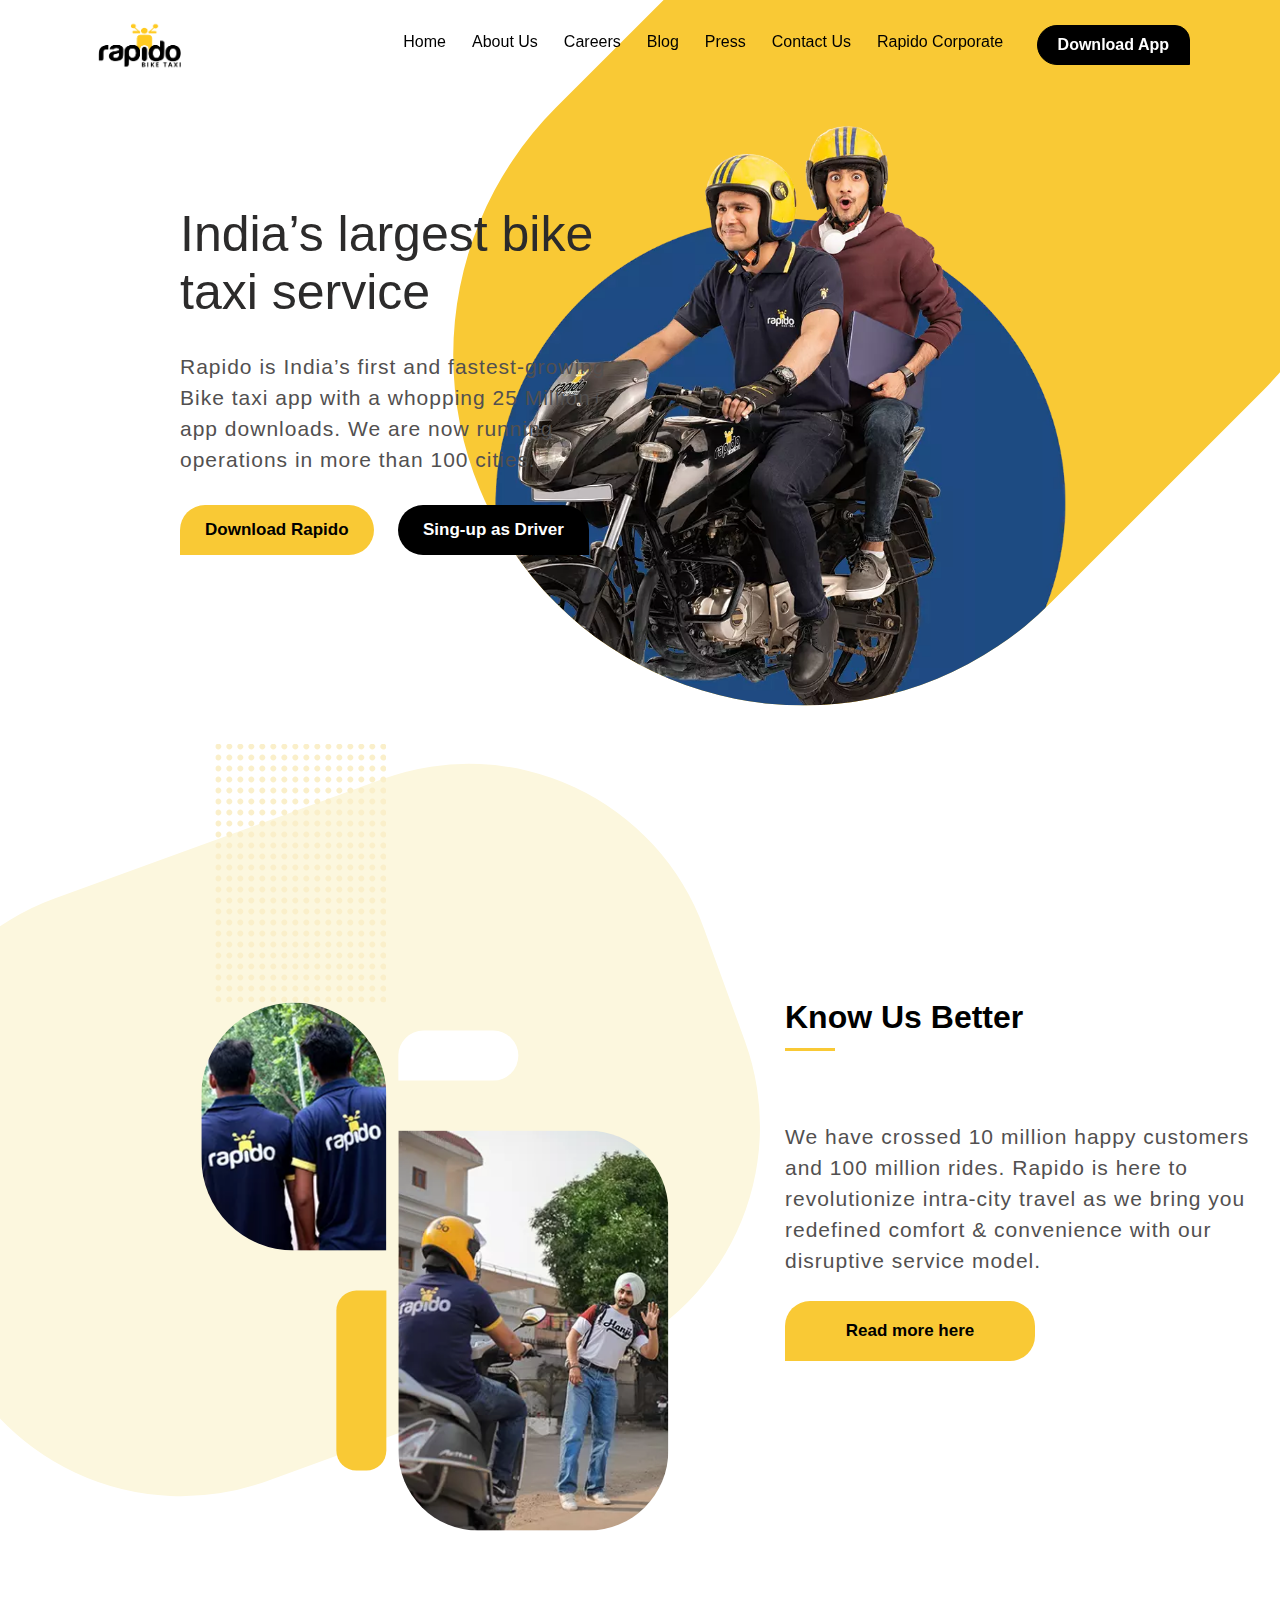
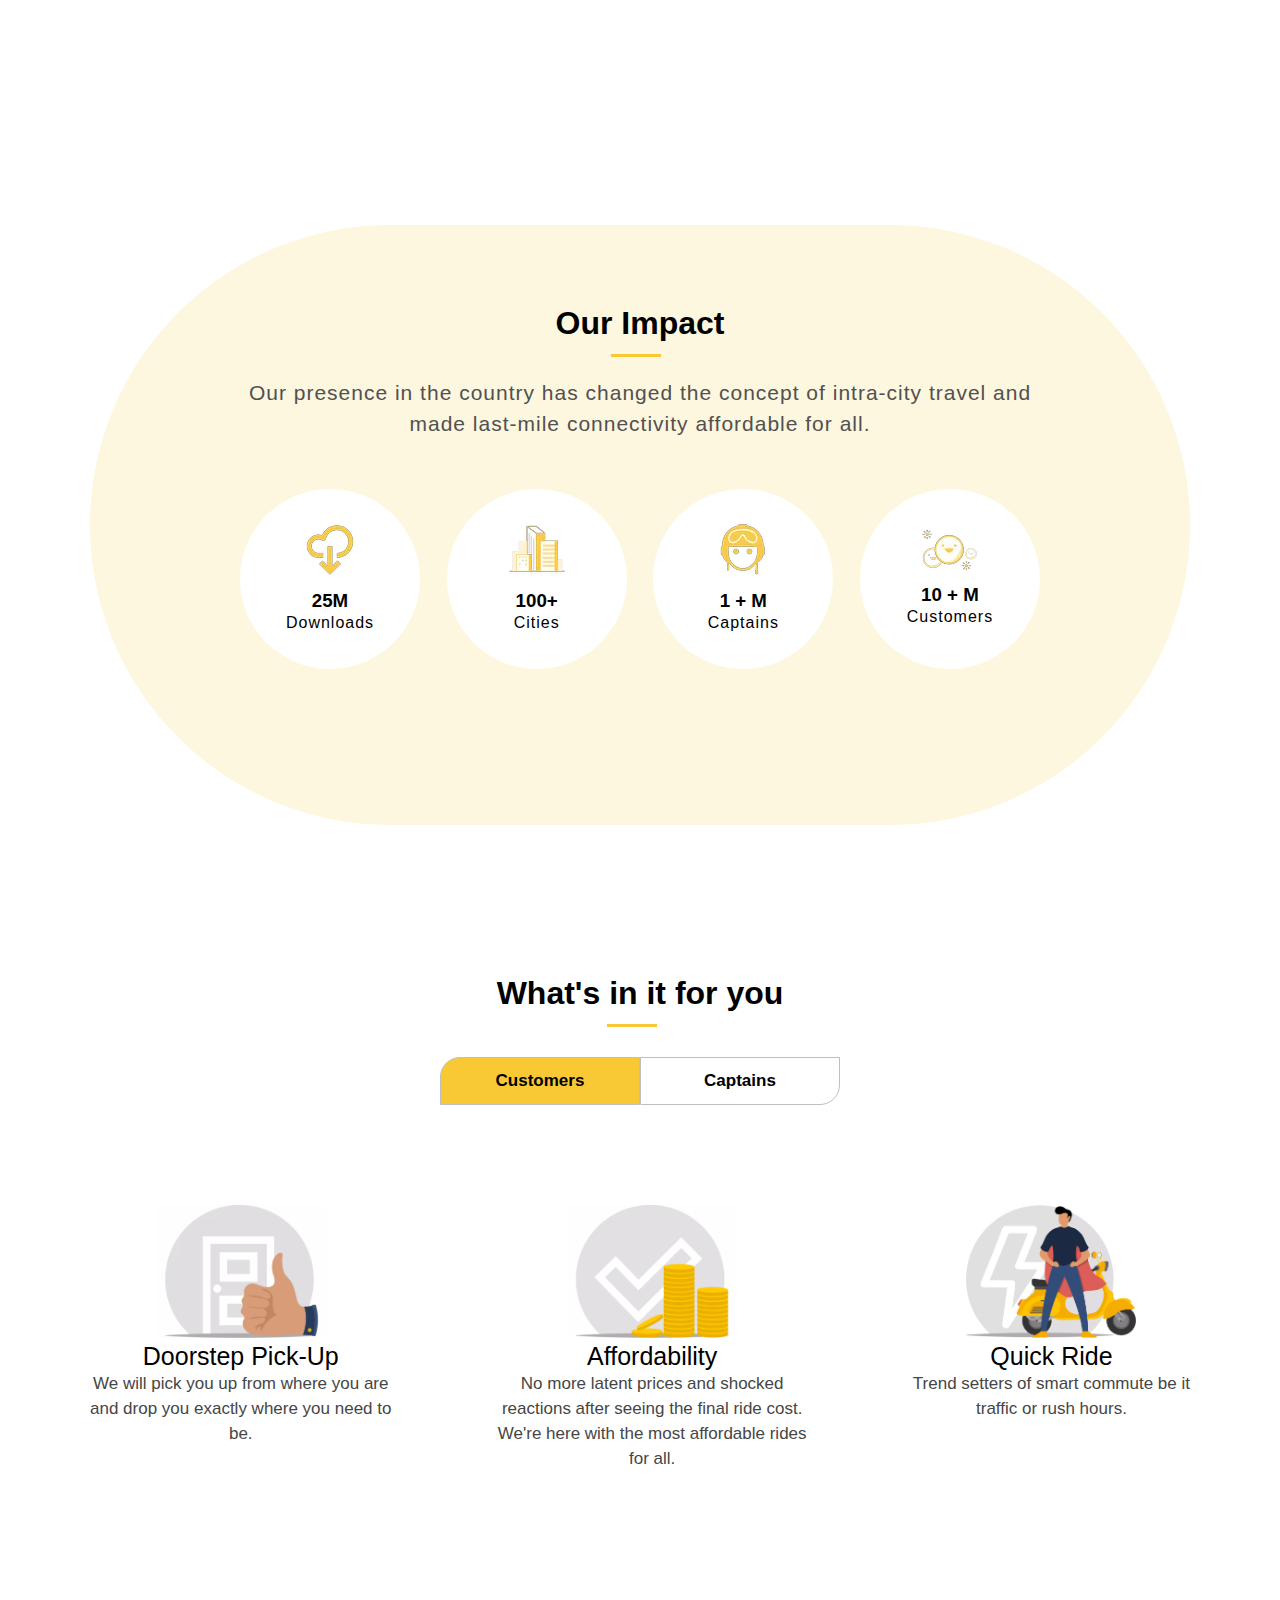
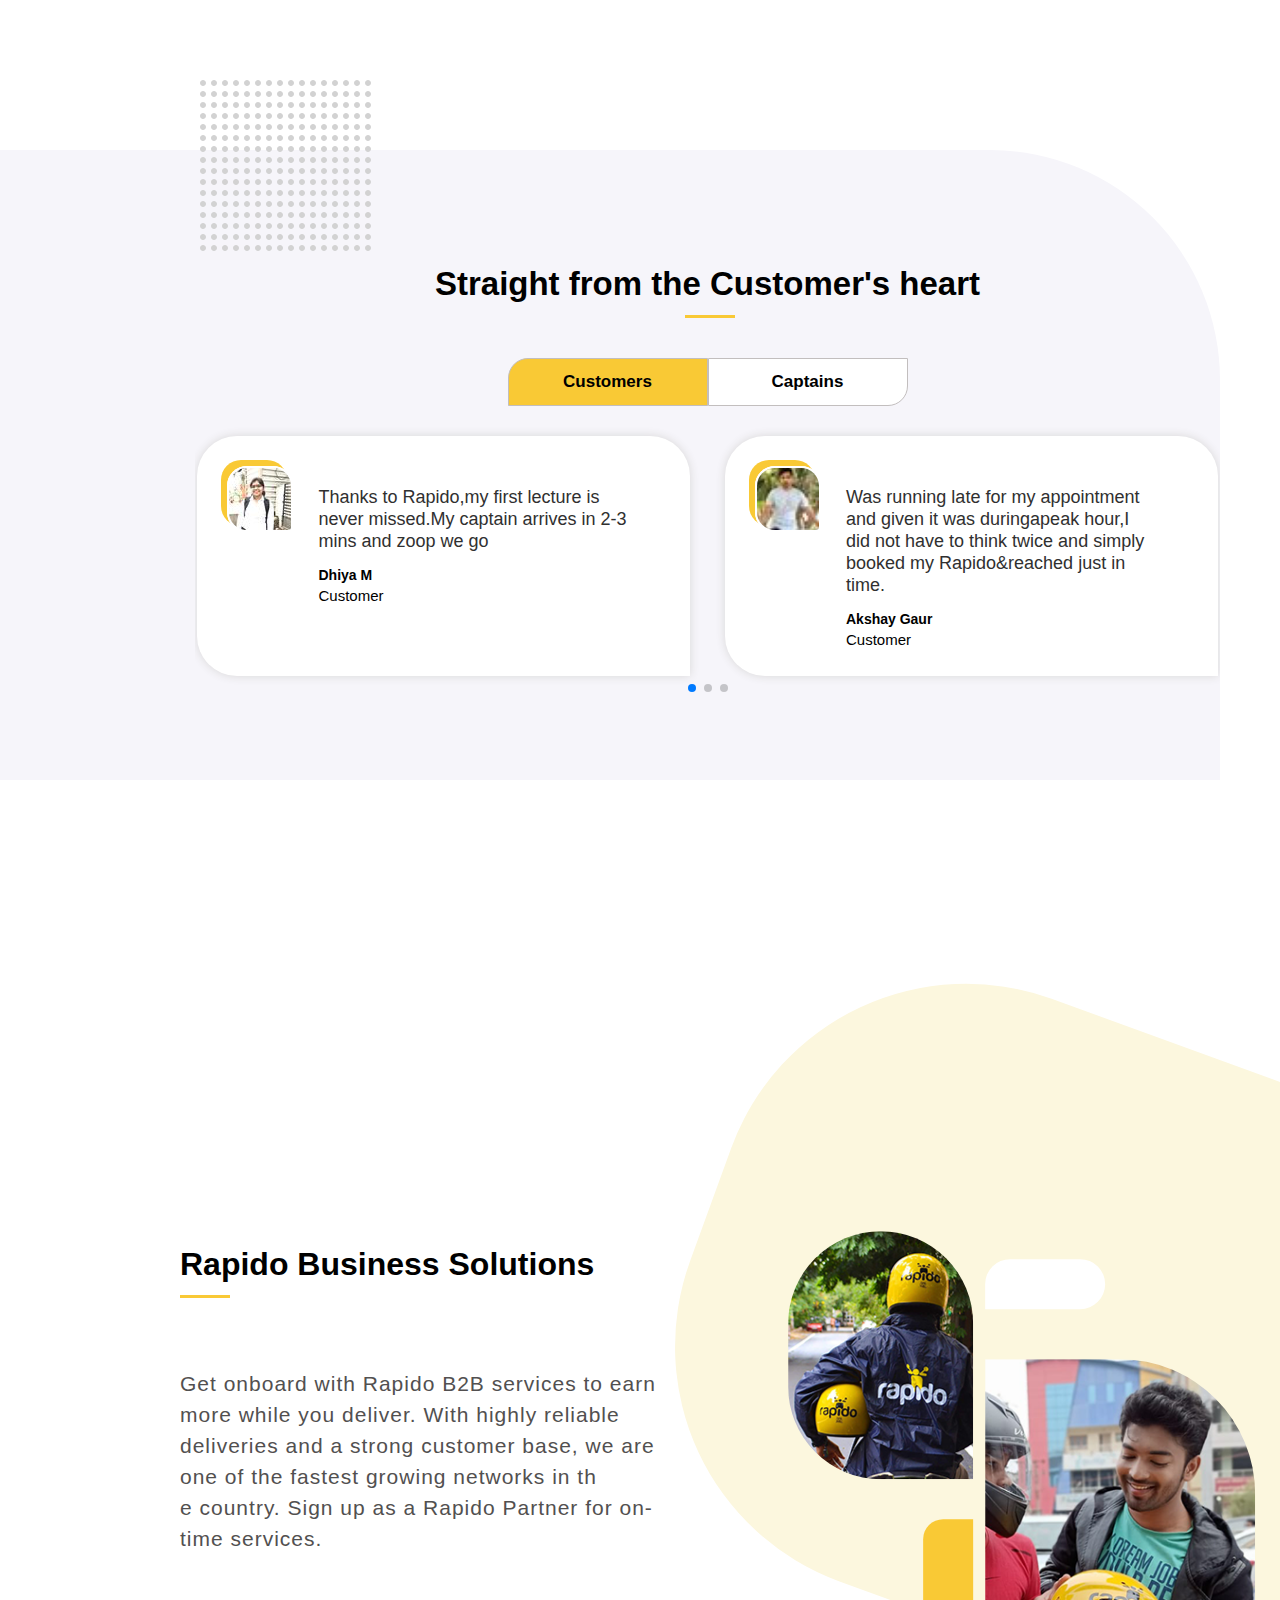
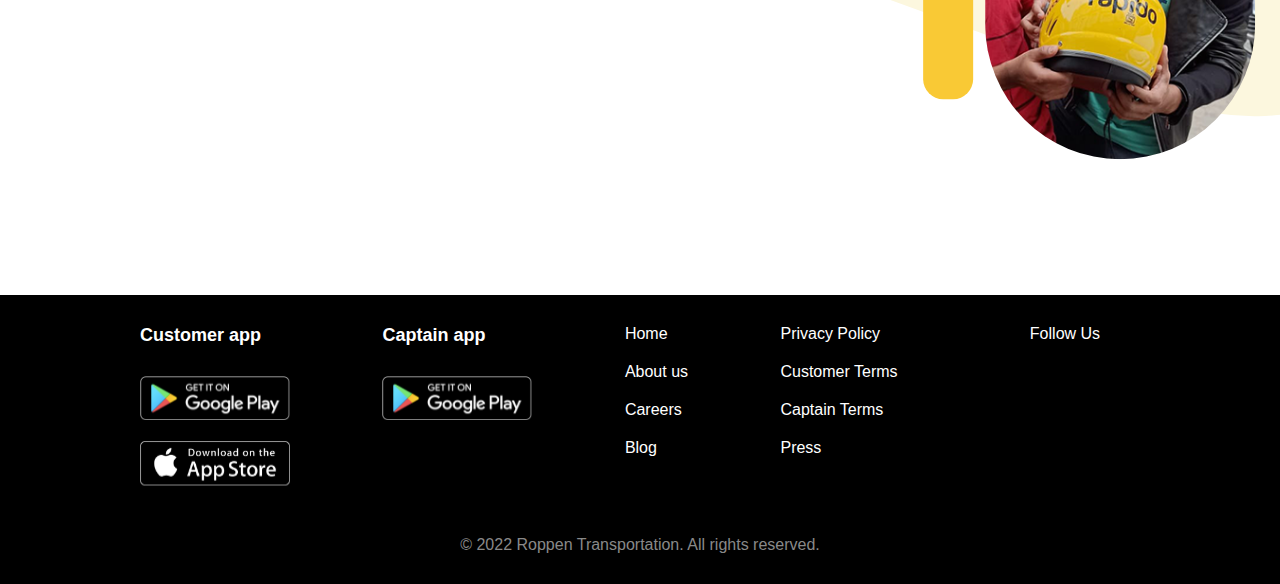
<file: index.html>
<!DOCTYPE html>
<html lang="en">

<head>
    <meta charset="UTF-8">
    <meta http-equiv="X-UA-Compatible" content="IE=edge">
    <meta name="viewport" content="width=device-width, initial-scale=1.0">
    <link rel="stylesheet" href="https://unpkg.com/swiper@8/swiper-bundle.min.css" />
    <!-- <link rel="stylesheet" href="https://cdnjs.cloudflare.com/ajax/libs/font-awesome/6.1.1/css/all.min.css"> -->
    <!-- <link href="https://fonts.googleapis.com/css2?family=Poppins:ital@1&display=swap" rel="stylesheet"> -->
    <link href="https://fonts.googleapis.com/css2?family=Roboto&display=swap" rel="stylesheet">
    <link rel="stylesheet" href="./styles/home.css">
    <title> Home </title>
</head>

<body>


    <div class="main_div">


        <div class="page_one">
            <div class="page_one_background_img">
                <div class="page_one_img">
                    <img src="images/bike.webp">
                </div>
            </div>

            <div class="navbar_stiky" id="navbar">
                <div class="navbar">
                    <img src="./images/logo.png">
                    <ul>
                        <li><a href="./index.html"> Home </a></li>
                        <li><a href="./pages/about/about.html"> About Us </a></li>
                        <li><a href="./pages/career/career.html"> Careers </a></li>
                        <li><a href="./pages/blog/blog.html"> Blog </a></li>
                        <li><a href="./pages/press/press.html"> Press </a></li>
                        <li><a href="./pages/contact/contact.html"> Contact Us </a></li>
                        <li><a href="./pages/rapido/rapido.html"> Rapido Corporate </a></li>
                    </ul>
                    <button onclick="download_App()"> Download App </button>
                </div>
            </div>


            <div class="page_one_text">
                <h1>India’s largest bike <br>taxi service</h1>
                <p>Rapido is India’s first and fastest-growing<br>
                    Bike taxi app with a whopping 25 Million+<br>
                    app downloads. We are now running<br>
                    operations in more than 100 cities.</p>
                <div class="page_one_text_btn">
                    <button onclick="download_App()">Download Rapido</button>
                    <button id="black_btn" onclick="Show_sing_up()">Sing-up as Driver</button>
                </div>
            </div>



        </div>


        <div class="page_two">
            <div class="page_two_background">
                <div class="page_two_images">
                    <div class="page_two_img_one">
                        <img src="./images/demo.svg">
                        <img src="./images/rapido_man.webp" id="radius">
                        <h1></h1>
                    </div>
                    <div class="page_two_img_two">
                        <h1></h1>
                        <img src="./images/rapido_bike.webp">
                    </div>
                </div>
            </div>

            <div class="page_two_text">
                <h1>Know Us Better</h1>
                <p>We have crossed 10 million happy customers <br>
                    and 100 million rides. Rapido is here to<br>
                    revolutionize intra-city travel as we bring you<br>
                    redefined comfort & convenience with our<br>
                    disruptive service model.</p>
                <button>Read more here</button>
            </div>



        </div>


        <div class="page_three">
            <div class="page_three_circal">
                <h1>Our Impact</h1>
                <p>Our presence in the country has changed the concept of intra-city travel and <br>
                    made last-mile connectivity affordable for all.</p>
                <div class="page_three_img">

                    <div class="page_three_images">
                        <img src="./images/Downloads.webp">
                        <h3>25M</h3>
                        <p>Downloads</p>
                    </div>
                    <div class="page_three_images">
                        <img src="./images/Cities.webp">
                        <h3>100+</h3>
                        <p>Cities</p>
                    </div>
                    <div class="page_three_images">
                        <img src="./images/Captains.webp">
                        <h3>1 + M</h3>
                        <p>Captains</p>
                    </div>
                    <div class="page_three_images">
                        <img src="./images/Customers.webp">
                        <h3>10 + M</h3>
                        <p>Customers</p>
                    </div>

                </div>
            </div>
        </div>



        <div class="page_four">
            <div class="page_four_text">
                <h1>What's in it for you</h1>
                <div class="page_four_btn">
                    <button id="ColorW" onclick="btnone()"> Customers </button>
                    <button id="ColorY" onclick="btntwo()"> Captains </button>
                </div>
            </div>


            <div class="page_four_all_boxes">
                <div class="page_four_boxes" id="page_four_boxes_one_hide">
                    <div class="page_four_hide">
                        <div class="page_four_box">
                            <img src="./images/doorstep pick-up.webp">
                            <h2>Doorstep Pick-Up</h2>
                            <p>We will pick you up from where you are <br>
                                and drop you exactly where you need to <br>
                                be.</p>
                        </div>
                        <div class="page_four_box">
                            <img src="./images/Affordability.webp">
                            <h2>Affordability</h2>
                            <p>No more latent prices and shocked <br>
                                reactions after seeing the final ride cost. <br>
                                We're here with the most affordable rides <br>
                                for all.</p>
                        </div>
                        <div class="page_four_box">
                            <img src="./images/Quick Ride.webp">
                            <h2>Quick Ride</h2>
                            <p>Trend setters of smart commute be it <br>
                                traffic or rush hours.</p>
                        </div>
                    </div>
                </div>



                <div class="page_four_boxes" id="page_four_boxes_two_hide">
                    <div class="page_four_hide">
                        <div class="page_four_box">
                            <img src="./images/Zero Pressure Rides.webp">
                            <h2>Zero Pressure Rides</h2>
                            <p>Gives a Captain more room in a day <br>
                                without hampering their daily activities. <br>
                                You can decide on when to go on the next <br>
                                ride.</p>
                        </div>
                        <div class="page_four_box">
                            <img src="./images/Redeemable Earnings.webp">
                            <h2>Redeemable Earnings</h2>
                            <p>What’s the use of getting paid when you <br>
                                can't withdraw money when you want to?<br>
                                Redeems can be transferred from Rapido<br>
                                wallet to your bank account at your<br>
                                convenience.</p>
                        </div>
                        <div class="page_four_box">
                            <img src="./images/Insured Rides.webp">
                            <h2>Insured Rides</h2>
                            <p>All rides are insured. Accidental coverage <br>
                                and medical benefits covered up to Rs 5 <br>
                                Lakh for Captain & family.</p>
                        </div>
                    </div>
                </div>




            </div>

        </div>

        <div class="page_five">
            <div class="review">
                <div class="page_five_background">
                    <div class="page_five_top_img">
                        <img src="./images/g_p.svg">
                    </div>
                    <div class="page_five_text">
                        <h2>Straight from the Customer's heart</h2>
                        <div class="page_five_btn">
                            <button id="Yellow_color" onclick="Show_card()">Customers</button>
                            <button id="White_color" onclick="hide_card()">Captains</button>
                        </div>


                        <div id="page_five_card_one_hide">
                            <div class="swiper mySwiper">
                                <div class="swiper-wrapper">
                                    <div class="swiper-slide">
                                        <div class="card">
                                            <img src="./images/0b45a8b2-4235-49ed-826e-3881e8b5ca91.png">
                                            <div class="card_detail">
                                                <p>Thanks to Rapido,my first lecture is <br> never missed.My captain
                                                    arrives
                                                    in
                                                    2-3 <br> mins and zoop we go</p>
                                                <h3>Dhiya M</h3>
                                                <span>Customer</span>
                                            </div>
                                        </div>
                                    </div>
                                    <div class="swiper-slide">
                                        <div class="card">
                                            <img src="./images/6c3496e7-3068-4eaf-84c0-a6f104bcbbec.png">
                                            <div class="card_detail">
                                                <p>Was running late for my appointment <br> and given it was duringapeak
                                                    hour,I
                                                    <br> did not have to think
                                                    twice and simply <br> booked my Rapido&reached just in <br> time.
                                                </p>
                                                <h3>Akshay Gaur</h3>
                                                <span>Customer</span>
                                            </div>
                                        </div>
                                    </div>
                                    <div class="swiper-slide">
                                        <div class="card">
                                            <img src="./images/00a7ad31-fbab-45c2-8ec7-85c6f9ac18bb.png">
                                            <div class="card_detail">
                                                <p>It is an amazing app and very safe too to <br> ride with as they have
                                                    professional and <br> great riders.It
                                                    is also very feasible and <br> we reach quicker as compared to any
                                                    <br>
                                                    other mode of transport
                                                </p>
                                                <h3>Sriram</h3>
                                                <span>Customer</span>
                                            </div>
                                        </div>
                                    </div>
                                    <div class="swiper-slide">
                                        <div class="card">
                                            <img src="./images/cc0de2a5-6981-4119-a00c-77f1c4bebe63.png">
                                            <div class="card_detail">
                                                <p>Well,Ilove rapido cuz it's quicker than <br> other apps and they're
                                                    mostly
                                                    available <br>
                                                    anytime.AndIdon't know how to ride <br> bikes but the app gives me
                                                    joy
                                                    to
                                                    ride on <br> abike andIget to
                                                    enjoy Bangalore's
                                                </p>
                                                <h3>Praneet</h3>
                                                <span>Customer</span>
                                            </div>
                                        </div>
                                    </div>
                                </div>
                                <div class="swiper-pagination"></div>
                            </div>
                        </div>





                        <div id="page_five_card_two_hide">
                            <div class="hide_all_card">

                                <div class="card hide_card">
                                    <img src="./images/49e699db-bdfb-4978-97bb-46533d982a1b.png">
                                    <div class="card_detail">
                                        <p>My account was credited with the <br>
                                            amount and wondered who it was.Idid <br>
                                            not expect it but Rapido helped me at <br>
                                            the right time.I'm glad that support has <br>
                                            been extended by Rapido to us.I've ...</p>
                                        <h3>Devender Kumar</h3>
                                        <span>Customer</span>
                                    </div>
                                </div>

                                <div class="card hide_card">
                                    <img src="./images/3615fd59-a79c-485a-adb8-63d5d52fac06.png">
                                    <div class="card_detail">
                                        <p>I am working in Rapido for the last8<br>
                                            months andIwould really like to thank<br>
                                            Rapido,Iam differently-abled and<br>
                                            Rapido has given meagood<br>
                                            opportunity to earn more money ...</p>
                                        <h3>Murugan</h3>
                                        <span>Customer</span>
                                    </div>
                                </div>
                            </div>
                        </div>







                    </div>
                </div>
            </div>
        </div>



        <div class="page_six">



            <div class="page_six_text">
                <h1>Rapido Business Solutions</h1>
                <p>Get onboard with Rapido B2B services to earn <br>
                    more while you deliver. With highly reliable<br>
                    deliveries and a strong customer base, we are<br>
                    one of the fastest growing networks in th<br>
                    e country. Sign up as a Rapido Partner for on- <br>
                    time services.</p>
            </div>




            <div class="page_six_background">
                <div class="page_six_images">
                    <div class="page_six_img_one">
                        <img src="./images/helmet_bike.png" id="radius">
                        <h1></h1>
                    </div>
                    <div class="page_six_img_two">
                        <h1></h1>
                        <img src="./images/Rapido4business2.png">
                    </div>
                </div>
            </div>





        </div>


        <div class="page_seven">
            <div class="page_seven_footer">
                <div class="page_seven_box">
                    <h2>Customer app</h2>
                    <img src="./images/play_store.svg">
                    <img src="./images/app_store.svg">
                </div>
                <div class="page_seven_box">
                    <h2>Captain app</h2>
                    <img src="./images/play_store.svg">
                </div>
                <div class="page_seven_box">
                    <h4>Home</h4>
                    <p>About us</p>
                    <p>Careers</p>
                    <p>Blog</p>
                </div>
                <div class="page_seven_box">
                    <h4>Privacy Policy</h4>
                    <p>Customer Terms</p>
                    <p>Captain Terms</p>
                    <p>Press</p>
                </div>
                <div class="social_icons">
                    <h4>Follow Us</h4>
                    <div class="page_seven_social_icons">
                        <a href="https://www.facebook.com/rapido4bike/" target="_blank"><i
                                class="fa-brands fa-facebook-f"></i></a>
                        <a href="https://twitter.com/rapidobikeapp" target="_blank"><i
                                class="fa-brands fa-twitter"></i></a>
                        <a href="https://www.linkedin.com/company/rapido-bike/"><i class="fa-brands fa-linkedin-in"
                                target="_blank"></i></a>
                        <a href="https://www.instagram.com/rapidoapp/" target="_blank"><i
                                class="fa-brands fa-instagram"></i></a>
                    </div>
                </div>
            </div>
        </div>


        <div class="copyright">
            <p>© 2022 Roppen Transportation. All rights reserved.</p>
        </div>


    </div>


    <div class="downlode">

        <div class="app">
            <div class="app_left_side">
                <h3>Captain App Download</h3>
                <a href="/Home.html"> <img src="./images/captain_launcher.png"> </a>
                <p>Android</p>
            </div>

            <div class="line"></div>


            <div class="app_left_side">
                <h3>Captain App Download</h3>
                <div class="app_img">
                    <div class="app_left_side_img">
                        <a
                            href="https://play.google.com/store/apps/details?id=com.rapido.passenger&referrer=af_tranid%3DJNgFRYUqh6qTA755Ulo46g%26shortlink%3D3f16ae94%26af_dp%3Drapido%253A%252F%252Fopen%252F%26pid%3DRapido%20Website%28Android%29">
                            <img src="./images/customer_launcher.png"> </a>
                        <p>Android</p>
                    </div>

                    <div class="app_left_side_img">
                        <a href="https://apps.apple.com/IN/app/id1198464606?mt=8">
                            <img src="./images/customer-ios.png"> </a>
                        <p>Android</p>
                    </div>
                </div>
            </div>


            <span onclick="downlode_app_clode()">X</span>

        </div>

    </div>



      <div id="sing_up">
        <div class="sing_up_as_driver">
            <span onclick="hide_sing_up()">X</span>
            <h1>Become a Captain</h1>
            <input type="text" placeholder="Enter Full Name">
            <input type="text" placeholder="Your city">
            <select class="select_box">
                <option> How didi you find us </option>
                <option> FaceBook </option>
                <option> Instagram </option>
                <option> Google Ad </option>
                <option> Youtube </option>
                <option> Friend </option>
                <option> Poster </option>
                <option> Banner </option>
                <option> Cinema </option>
            </select>
            <div class="otp">
                <input type="text" placeholder="Enter phone number">
                <button>Get OTP</button>
            </div>
            <input type="text" placeholder="Enter OTP">
            <button class="submit_btn">Submit</button>

        </div>





        <script>


            let navbar = document.getElementById("navbar");


            window.addEventListener("scroll", () => {
                const scrollValue = Math.floor(window.scrollY);

                //   console.log(scrollValue);

                if (scrollValue < 50) {
                    navbar.classList.remove("ChangeBgcolor")
                } else {
                    navbar.classList.add("ChangeBgcolor")
                }


            });



            const btntwo = () => {
                document.getElementById("page_four_boxes_two_hide").style.display = "block";
                document.getElementById("page_four_boxes_one_hide").style.display = "none";
                document.getElementById("ColorY").style.backgroundColor = "#f9c935";
                document.getElementById("ColorW").style.backgroundColor = "white";

            }

            const btnone = () => {
                document.getElementById("page_four_boxes_two_hide").style.display = "none";
                document.getElementById("page_four_boxes_one_hide").style.display = "block";
                document.getElementById("ColorY").style.backgroundColor = "white";
                document.getElementById("ColorW").style.backgroundColor = "#f9c935";
            };





            var page_five_card_one_hide = document.getElementById("page_five_card_one_hide")
            var page_five_card_two_hide = document.getElementById("page_five_card_two_hide")
            var Yellow_color = document.getElementById("Yellow_color")
            var White_color = document.getElementById("White_color")

            const Show_card = () => {
                page_five_card_one_hide.style.display = "block"
                page_five_card_two_hide.style.display = "none"
                Yellow_color.style.backgroundColor = "#f9c935"
                White_color.style.backgroundColor = "white"

            }

            const hide_card = () => {
                page_five_card_one_hide.style.display = "none"
                page_five_card_two_hide.style.display = "block"
                Yellow_color.style.backgroundColor = "white"
                White_color.style.backgroundColor = "#f9c935"
            };



            var downlode = document.querySelector(".downlode");


            const download_App = () => {
                downlode.classList.add("black_screen");
                document.querySelector("body").style.overflowY = "hidden";
            }

            const downlode_app_clode = () => {
                downlode.classList.remove("black_screen");
                document.querySelector("body").style.overflowY = "scroll";
            };




            var sing_up = document.getElementById("sing_up");

            const Show_sing_up = () => {
                sing_up.classList.add("black_screen");
                sing_up.style.display = "block"
                document.querySelector("body").style.overflowY = "hidden";

            }
            const hide_sing_up = () => {
                sing_up.classList.remove("black_screen");
                sing_up.style.display = "none"
                document.querySelector("body").style.overflowY = "scroll";

            };




        </script>

        <script src="https://unpkg.com/swiper@8/swiper-bundle.min.js"></script>

        <script>
            var swiper = new Swiper(".mySwiper", {
                slidesPerView: 2,
                spaceBetween: 30,
                pagination: {
                    el: ".swiper-pagination",
                    clickable: true,
                },
            });
        </script>


</body>

</html>
</file>
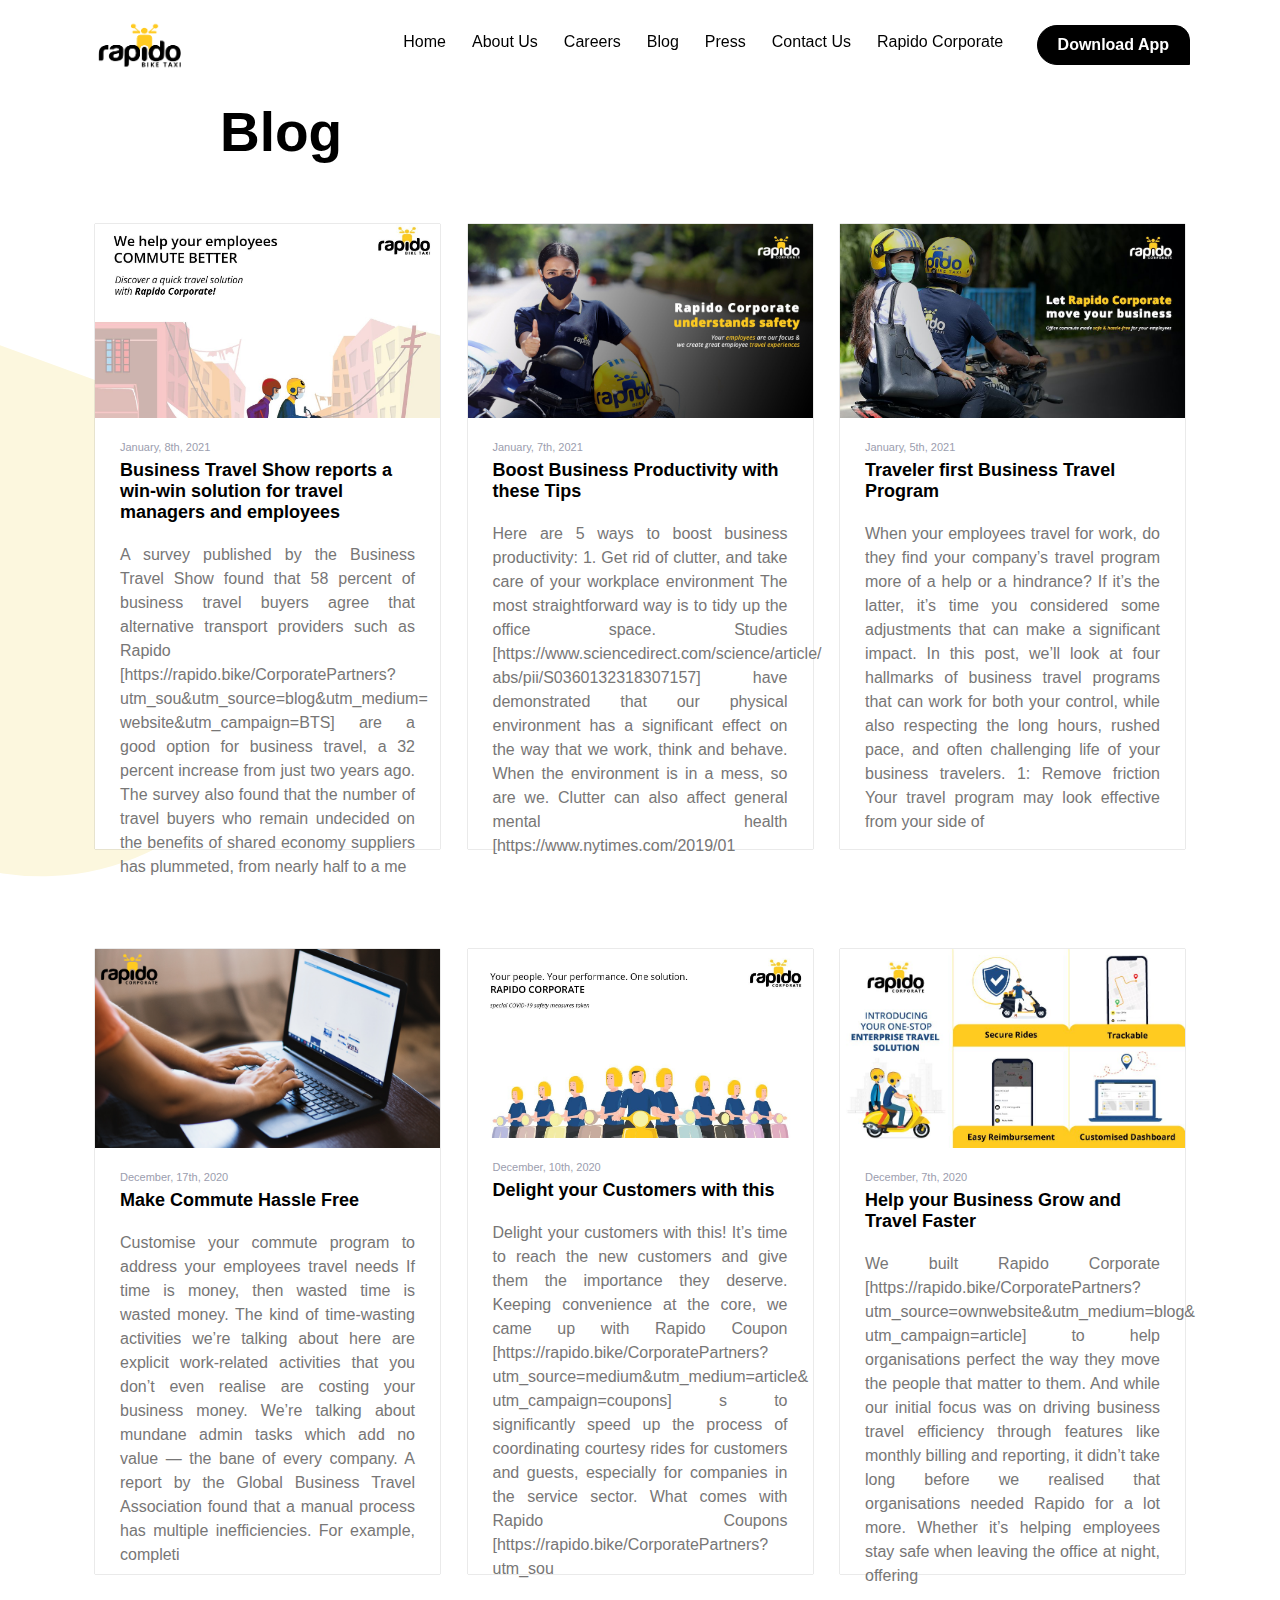
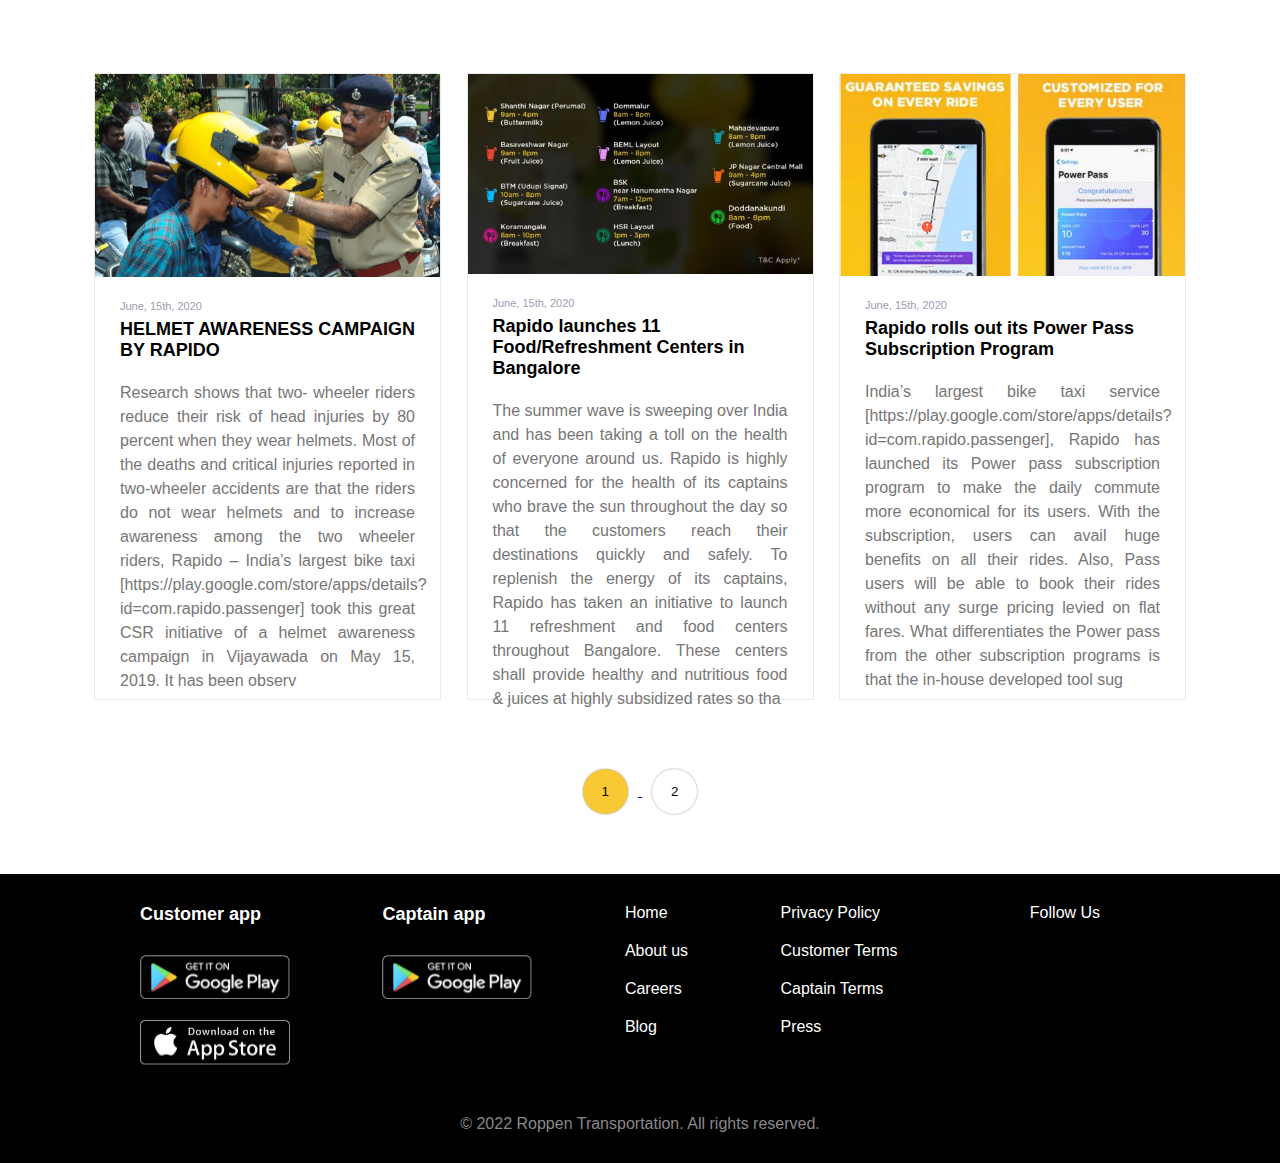
<file: pages/blog/blog.html>
<!DOCTYPE html>
<html lang="en">

<head>
    <meta charset="UTF-8">
    <meta http-equiv="X-UA-Compatible" content="IE=edge">
    <meta name="viewport" content="width=device-width, initial-scale=1.0">
    <!-- <link href="https://fonts.googleapis.com/css2?family=Poppins:wght@200&display=swap" rel="stylesheet">    <link rel="stylesheet" href="../../styles/blog.css"> -->
    <link href="https://fonts.googleapis.com/css2?family=Roboto&display=swap" rel="stylesheet">
    <link rel="stylesheet" href="../../styles/blog.css">
    <title>Blog</title>
</head>

<body>



    <div class="navbar_stiky" id="navbar">
        <div class="navbar">
            <img src="../../images/logo.png">
            <ul>
                <li><a href="../../index.html"> Home </a></li>
                    <li><a href="../about/about.html"> About Us </a></li>
                    <li><a href="../career/career.html"> Careers </a></li>
                    <li><a href="../blog/blog.html"> Blog </a></li>
                    <li><a href="../press/press.html"> Press </a></li>
                    <li><a href="../contact/contact.html"> Contact Us </a></li>
                    <li><a href="../rapido/rapido.html"> Rapido Corporate </a></li>
            </ul>
            <button onclick="download_App()"> Download App </button>
        </div>
    </div>




    <div class="page_one">


        <div class="background"></div>
        <h5>Blog</h5>

        <div id="page_one_blogs">

            <div class="first_row">
                <a
                    href="https://www.rapido.bike/Post/business-travel-show-reports-a-win-win-solution-for-travel-managers-and-employees">

                    <div class="blog">
                        <img src="../../images/RAP-3127---Rapido-Corprate-PM---USECASE-1-2-.jpg">
                        <span>January, 8th, 2021</span>
                        <h2>Business Travel Show reports a <br>
                            win-win solution for travel <br>
                            managers and employees</h2>
                        <p>A survey published by the Business Travel Show found that 58 percent of business travel
                            buyers agree that alternative transport providers such as Rapido
                            [https://rapido.bike/CorporatePartners?utm_sou&utm_source=blog&utm_medium= <br>
                            website&utm_campaign=BTS] are a good option for business travel, a 32 percent increase from
                            just two years ago. The survey also found that the number of travel buyers who remain
                            undecided on the benefits of shared economy suppliers has plummeted, from nearly half to a
                            me</p>
                    </div>
                </a>
                <a href="https://www.rapido.bike/Post/boost-business-productivity-with-these-tips">

                    <div class="blog">
                        <img src="../../images/post-002revised.jpg">
                        <span>January, 7th, 2021</span>
                        <h2>Boost Business Productivity with <br>
                            these Tips</h2>
                        <p>Here are 5 ways to boost business productivity: 1. Get rid of clutter, and take care of your
                            workplace environment The most straightforward way is to tidy up the office space. Studies
                            [https://www.sciencedirect.com/science/article/ <br>
                            abs/pii/S0360132318307157] have demonstrated that our physical environment has a significant
                            effect on the way that we work, think and behave. When the environment is in a mess, so are
                            we. Clutter can also affect general mental health [https://www.nytimes.com/2019/01</p>
                    </div>
                </a>
                <a href="https://www.rapido.bike/Post/traveller-first-business-travel-program">

                    <div class="blog">
                        <img src="../../images/post-001revised.jpg">
                        <span>January, 5th, 2021</span>
                        <h2>Traveler first Business Travel <br>
                            Program</h2>
                        <p>When your employees travel for work, do they find your company’s travel program more of a
                            help or a hindrance? If it’s the latter, it’s time you considered some adjustments that can
                            make a significant impact. In this post, we’ll look at four hallmarks of business travel
                            programs that can work for both your control, while also respecting the long hours, rushed
                            pace, and often challenging life of your business travelers. 1: Remove friction Your travel
                            program may look effective from your side of</p>
                    </div>
                </a>
            </div>

            <div class="center_row">
                <a href="https://www.rapido.bike/Post/make-commute-hassle-free">

                    <div class="blog">
                        <img src="../../images/Untitled-design--2-.png">
                        <span>December, 17th, 2020</span>
                        <h2>Make Commute Hassle Free
                        </h2>
                        <p>Customise your commute program to address your employees travel needs If time is money, then
                            wasted time is wasted money. The kind of time-wasting activities we’re talking about here
                            are explicit work-related activities that you don’t even realise are costing your business
                            money. We’re talking about mundane admin tasks which add no value — the bane of every
                            company. A report by the Global Business Travel Association found that a manual process has
                            multiple inefficiencies. For example, completi</p>
                    </div>
                </a>
                <a href="https://www.rapido.bike/Post/delight-your-customers-with-this">

                    <div class="blog">
                        <img src="../../images/RAP-3127---Rapido-Corprate-PM---Linkdn-06.jpg">
                        <span>December, 10th, 2020</span>
                        <h2>Delight your Customers with this</h2>
                        <p>Delight your customers with this! It’s time to reach the new customers and give them the
                            importance they deserve. Keeping convenience at the core, we came up with Rapido Coupon
                            [https://rapido.bike/CorporatePartners?utm_source=medium&utm_medium=article& <br>
                            utm_campaign=coupons] s to significantly speed up the process of coordinating courtesy rides
                            for customers and guests, especially for companies in the service sector. What comes with
                            Rapido Coupons [https://rapido.bike/CorporatePartners?utm_sou</p>
                    </div>
                </a>
                <a
                    href="https://www.rapido.bike/Post/business-travel-show-reports-a-win-win-solution-for-travel-managers-and-employees">

                    <div class="blog">
                        <img src="../../images/RAP-3020---Blog-Banner-3---1-.jpg">
                        <span>December, 7th, 2020</span>
                        <h2>Help your Business Grow and <br>
                            Travel Faster</h2>
                        <p>We built Rapido Corporate
                            [https://rapido.bike/CorporatePartners?utm_source=ownwebsite&utm_medium=blog& <br>
                            utm_campaign=article] to help organisations perfect the way they move the people that matter
                            to them. And while our initial focus was on driving business travel efficiency through
                            features like monthly billing and reporting, it didn’t take long before we realised that
                            organisations needed Rapido for a lot more. Whether it’s helping employees stay safe when
                            leaving the office at night, offering</p>
                    </div>
                </a>
            </div>

            <div class="end_row">
                <a href="https://www.rapido.bike/Post/make-commute-hassle-free">

                    <div class="blog">
                        <img src="../../images/DSC_0500-1.jpg">
                        <span>June, 15th, 2020</span>
                        <h2>HELMET AWARENESS CAMPAIGN <br>
                            BY RAPIDO
                        </h2>
                        <p>Research shows that two- wheeler riders reduce their risk of head injuries by 80 percent when
                            they wear helmets. Most of the deaths and critical injuries reported in two-wheeler
                            accidents are that the riders do not wear helmets and to increase awareness among the two
                            wheeler riders, Rapido – India’s largest bike taxi
                            [https://play.google.com/store/apps/details?id=com.rapido.passenger] took this great CSR
                            initiative of a helmet awareness campaign in Vijayawada on May 15, 2019. It has been observ
                        </p>
                    </div>
                </a>
                <a href="https://www.rapido.bike/Post/delight-your-customers-with-this">

                    <div class="blog">
                        <img src="../../images/Screenshot-2020-06-15-at-1.15.06-PM-1.jpg">
                        <span>June, 15th, 2020</span>
                        <h2>Rapido launches 11 <br>
                            Food/Refreshment Centers in <br>
                            Bangalore</h2>
                        <p>The summer wave is sweeping over India and has been taking a toll on the health of everyone
                            around us. Rapido is highly concerned for the health of its captains who brave the sun
                            throughout the day so that the customers reach their destinations quickly and safely. To
                            replenish the energy of its captains, Rapido has taken an initiative to launch 11
                            refreshment and food centers throughout Bangalore. These centers shall provide healthy and
                            nutritious food & juices at highly subsidized rates so tha</p>
                    </div>
                </a>
                <a
                    href="https://www.rapido.bike/Post/business-travel-show-reports-a-win-win-solution-for-travel-managers-and-employees">

                    <div class="blog">
                        <img src="../../images/Screenshot-2020-06-15-at-1.11.44-PM-1.jpg">
                        <span>June, 15th, 2020</span>
                        <h2>Rapido rolls out its Power Pass <br>
                            Subscription Program</h2>
                        <p>India’s largest bike taxi service
                            [https://play.google.com/store/apps/details?id=com.rapido.passenger], Rapido has launched
                            its Power pass subscription program to make the daily commute more economical for its users.
                            With the subscription, users can avail huge benefits on all their rides. Also, Pass users
                            will be able to book their rides without any surge pricing levied on flat fares. What
                            differentiates the Power pass from the other subscription programs is that the in-house
                            developed tool sug

                        </p>
                    </div>
                </a>
            </div>

        </div> 


        <div id="page_two_blog">

            <div class="first_row">

                <div class="blog">
                    <img src="../../images/IMG-20190523-WA0025-1.jpg">
                    <span>June, 15th, 2020</span>
                    <h2>Rapido takes the spotlight at <br>
                        popular co-working spaces in <br>
                        Gurugram
                    </h2>
                    <p>Co-working spaces have created a niche ecosystem in the start-up industry. Last week, Rapido marked its presence in innovative co-working spaces like GoWork, Springboard, GoHive, Ikeva and The Office Pass by organising a customer registration drive at these sprawling campuses. People generally look at discovering ways and means to avoid peak hour congestion. But then, the chance of finding a four-wheeler cab service on time is a rare</p>
                </div>
                <div class="blog">
                    <img src="../../images/WhatsApp-Image-2019-10-04-at-8.11.33-PM-1.jpg">
                    <span>JJune, 15th, 2020</span>
                    <h2>DIFFERENTLY- ABLED CAPTAINS <br>
                        ON-BOARD AT RAPIDO
                    </h2>
                    <p>India’s largest Bike taxi service, Rapido is now operational across 80 cities in India. The main aim of Rapido is to provide economical, cost-effective, fuel-efficient and time-saving transport. The organization wants to tackle the issues that commuters face due to heavy traffic conditions, especially during rush hours. Compared to the other cab booking apps [https://play.google.com/store/apps/details?id=com.rapido.passenger], Rapido Bike App is by far the most efficient iteration for Indian roa</p>
                </div>
                <div class="blog">
                    <img src="../../images/5bb13eda-4c33-430e-bd30-6b28e0c58288-1--1-.jpg">
                    <span>June, 15th, 2020</span>
                    <h2>Breaking gender stereotypes
                    </h2>
                    <p>Achieving a gender-equal world starts by making sure women’s needs/experiences are well integrated in the field of technology and innovations. Rapido believes that women can make a huge impact and here we give a big shout out to one of our woman captain - Manjula who started off her journey with Rapido as recent as last week and has gained popularity already. A 23 year old, based out of Bangalore - Manjula joined Rapido as a Captain on October 30, and on her very first day completed 7 rides. On</p>
                </div>

            </div>

            <div class="center_row">

                <div class="blog">
                    <img src="../../images/Screenshot-2019-10-03-at-12.08.58-PM-1-1.png">
                    <span>June, 15th, 2020</span>
                    <h2>Rapid-fire with Pavan Guntupallibr <br> 
                        - Interesting, Inspiring and <br>
                        Insightful
                    </h2>
                    <p>Rapido has been one of the main pioneers in the bike-taxi [https://play.google.com/store/apps/details?id=com.rapido.passenger] industry. Ever wondered how this force came into existence that has taken away millions of people commute woes? Pavan Guntupalli, one of the co-founders of Rapido explained that a common thing among all the 3 founders was to create a product that has the ability to impact millions. With other</p>
                </div>
                <div class="blog">
                    <img src="../../images/Rishi--1-.jpg">
                    <span>June, 15th, 2020</span>
                    <h2>Rapidfire with Rishikesh SR, co <br>
                        -founder of Rapido
                    </h2>
                    <p>Curiosity has piqued us, and we wanted to know how a 27-year-old has made it to Forbes 30 under 30. Rishikesh SR, the CTO of Rapido has some interesting perspectives on the bike taxi [https://play.google.com/store/apps/details?id=com.rapido.passenger] industry in India. Every start-up has its challenges and Rishikesh mentions that “one of the toughest parts was educating the masses that the concept of a bike taxi is possible and pragmatic. Another aspect was to bring captains on board with assu</p>
                </div>
                <div class="blog">
                    <img src="../../images/Screenshot_2019-11-30-13-35-45-02_965bbf4d18d205f782c6b8409c5773a4-1-1-1.png">
                    <span>June, 15th, 2020</span>
                    <h2>Meet Our Extra Miler - Venu <br>
                        Madhav!
                    </h2>
                    <p>Nothing is more important than life. We were thrilled speaking to Venu Madhav Pendurthi, who is not only a techie in a reputed organization and a captain at Rapido but a generous man by heart. In other words, in a world where everyone is busy and often forgetting others in need, Venu Madhav has taken the extra mile and took the initiative to save a young girl ailing from a brain tumor. We are truly proud to have him in our Rapido family. Test Message for verification When we approached Venu Mad</p>
                </div>

            </div>

        </div>


        <div class="buttons">
            <a href="#">
                <button id="first_btn_color" onclick="first_btn()" > 1  </button>
            </a>
            <a href="#">
                <button id="second_btn_color" onclick="secons_btn()" > 2  </button>
            </a>
        </div>

    </div>






    
    
    <div class="page_seven">
        <div class="page_seven_footer">
            <div class="page_seven_box">
                <h2>Customer app</h2>
                <img src="../../images/play_store.svg">
                <img src="../../images/app_store.svg">
            </div>
            <div class="page_seven_box">
                <h2>Captain app</h2>
                <img src="../../images/play_store.svg">
            </div>
            <div class="page_seven_box">
                <h4>Home</h4>
                <p>About us</p>
                <p>Careers</p>
                <p>Blog</p>
            </div>
            <div class="page_seven_box">
                <h4>Privacy Policy</h4>
                <p>Customer Terms</p>
                <p>Captain Terms</p>
                <p>Press</p>
            </div>
            <div class="social_icons">
                <h4>Follow Us</h4>
                <div class="page_seven_social_icons">
                    <a href="https://www.facebook.com/rapido4bike/" target="_blank"><i
                            class="fa-brands fa-facebook-f"></i></a>
                    <a href="https://twitter.com/rapidobikeapp" target="_blank"><i
                            class="fa-brands fa-twitter"></i></a>
                    <a href="https://www.linkedin.com/company/rapido-bike/"><i class="fa-brands fa-linkedin-in"
                            target="_blank"></i></a>
                    <a href="https://www.instagram.com/rapidoapp/" target="_blank"><i
                            class="fa-brands fa-instagram"></i></a>
                </div>
            </div>
        </div>
    </div>


    <div class="copyright">
        <p>© 2022 Roppen Transportation. All rights reserved.</p>
    </div>







    
<div class="downlode">

    <div class="app">
        <div class="app_left_side">
            <h3>Captain App Download</h3>
            <a href="/Home.html"> <img src="../../images/captain_launcher.png"> </a>
            <p>Android</p>
        </div>

        <div class="line"></div>


        <div class="app_left_side">
            <h3>Captain App Download</h3>
            <div class="app_img">
                <div class="app_left_side_img">
                    <a
                        href="https://play.google.com/store/apps/details?id=com.rapido.passenger&referrer=af_tranid%3DJNgFRYUqh6qTA755Ulo46g%26shortlink%3D3f16ae94%26af_dp%3Drapido%253A%252F%252Fopen%252F%26pid%3DRapido%20Website%28Android%29">
                        <img src="../../images/customer_launcher.png"> </a>
                    <p>Android</p>
                </div>

                <div class="app_left_side_img">
                    <a href="https://apps.apple.com/IN/app/id1198464606?mt=8">
                        <img src="../../images/customer-ios.png"> </a>
                    <p>Android</p>
                </div>
            </div>
        </div>


        <span onclick="downlode_app_clode()">X</span>

    </div>

</div>









    <script>

        let navbar = document.getElementById("navbar");


        window.addEventListener("scroll", () => {
            const scrollValue = Math.floor(window.scrollY);

            //   console.log(scrollValue);

            if (scrollValue < 50) {
                navbar.classList.remove("ChangeBgcolor")
            } else {
                navbar.classList.add("ChangeBgcolor")
            }


        });





        var downlode = document.querySelector(".downlode");


        const download_App = () => {
            downlode.classList.add("black_screen");
            document.querySelector("body").style.overflowY = "hidden";
        }

        const downlode_app_clode = () => {
            downlode.classList.remove("black_screen");
            document.querySelector("body").style.overflowY = "scroll";
        };




        var page_one_blogs = document.getElementById("page_one_blogs");
        var page_two_blog = document.getElementById("page_two_blog");

        var first_btn_color = document.getElementById("first_btn_color");
        var second_btn_color = document.getElementById("second_btn_color");



        const secons_btn = () =>{
            page_two_blog.style.display = "block"
            page_one_blogs.style.display = "none"

            first_btn_color.style.backgroundColor = "white"
            second_btn_color.style.backgroundColor = "#f9c935"

        };
        const first_btn = () =>{
            page_two_blog.style.display = "none"
            page_one_blogs.style.display = "block"

            first_btn_color.style.backgroundColor = "#f9c935"
            second_btn_color.style.backgroundColor = "white"

        };

    </script>





</body>

</html>
</file>
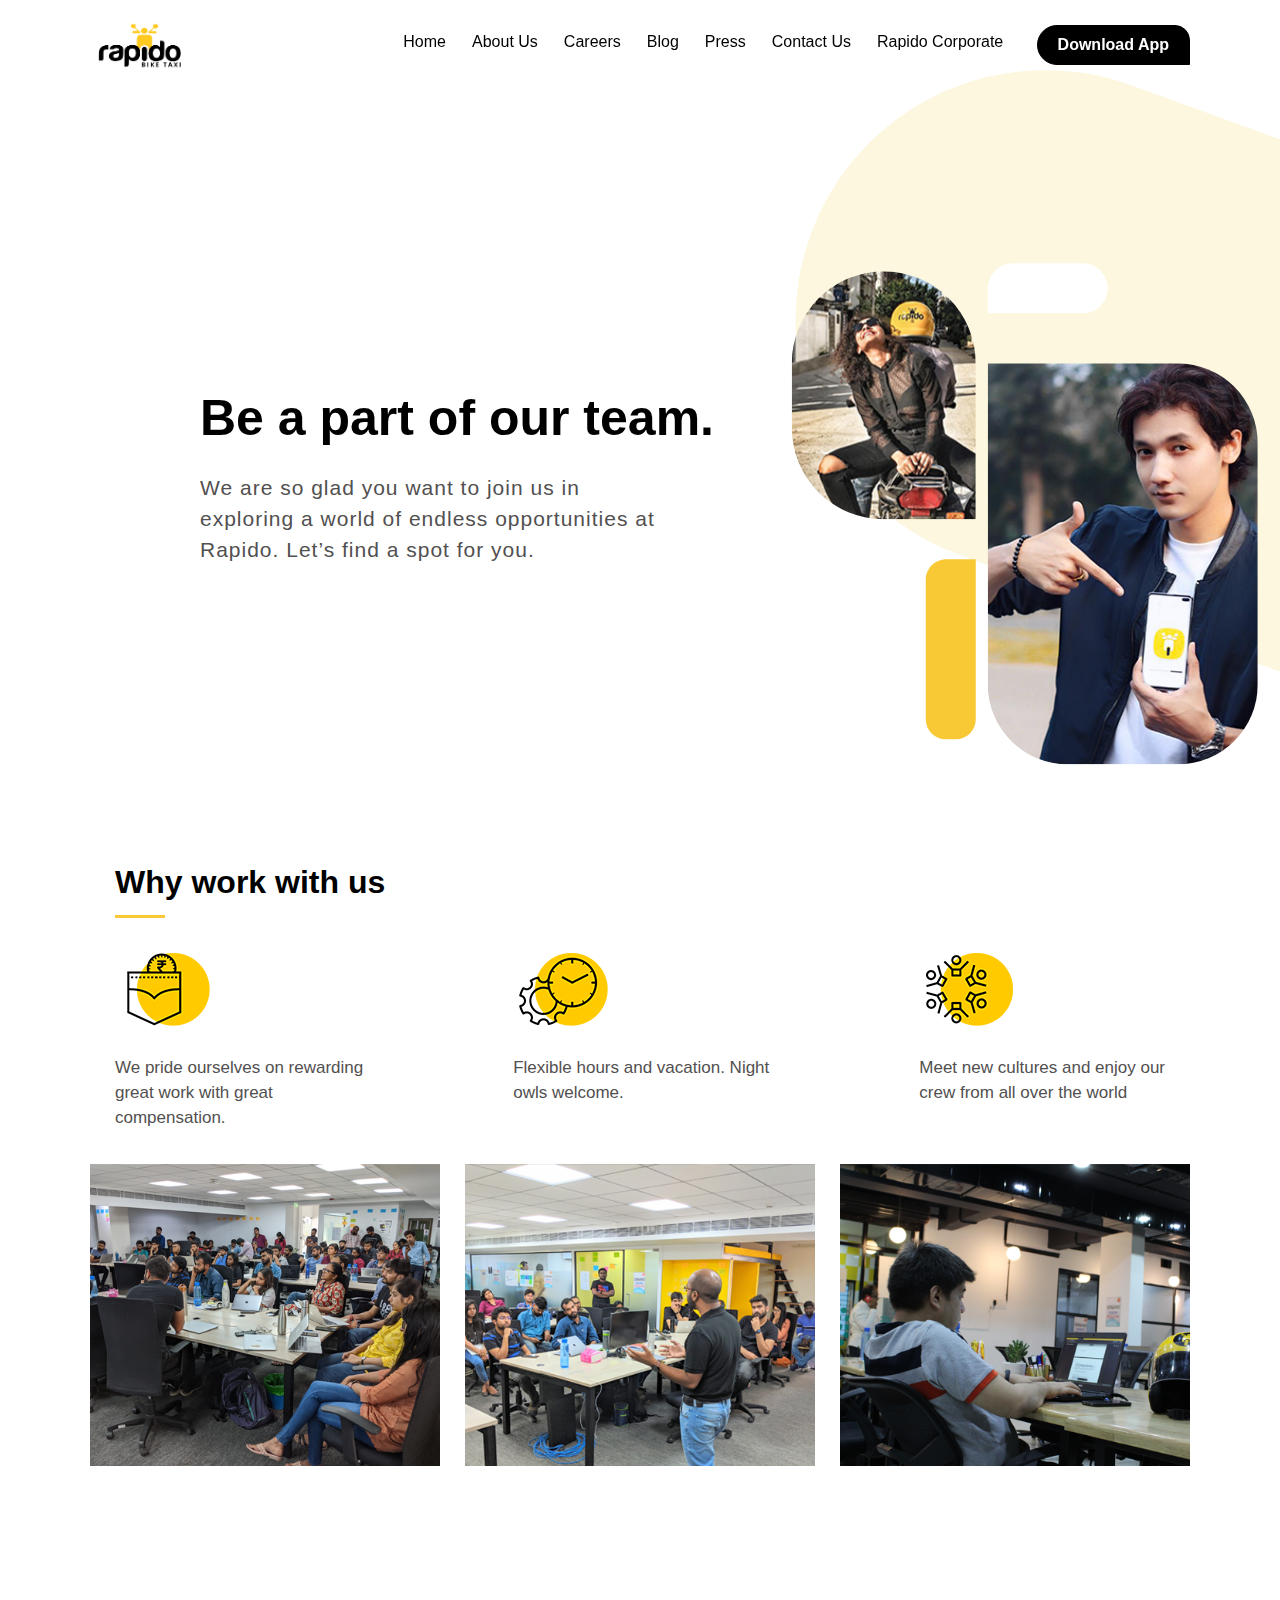
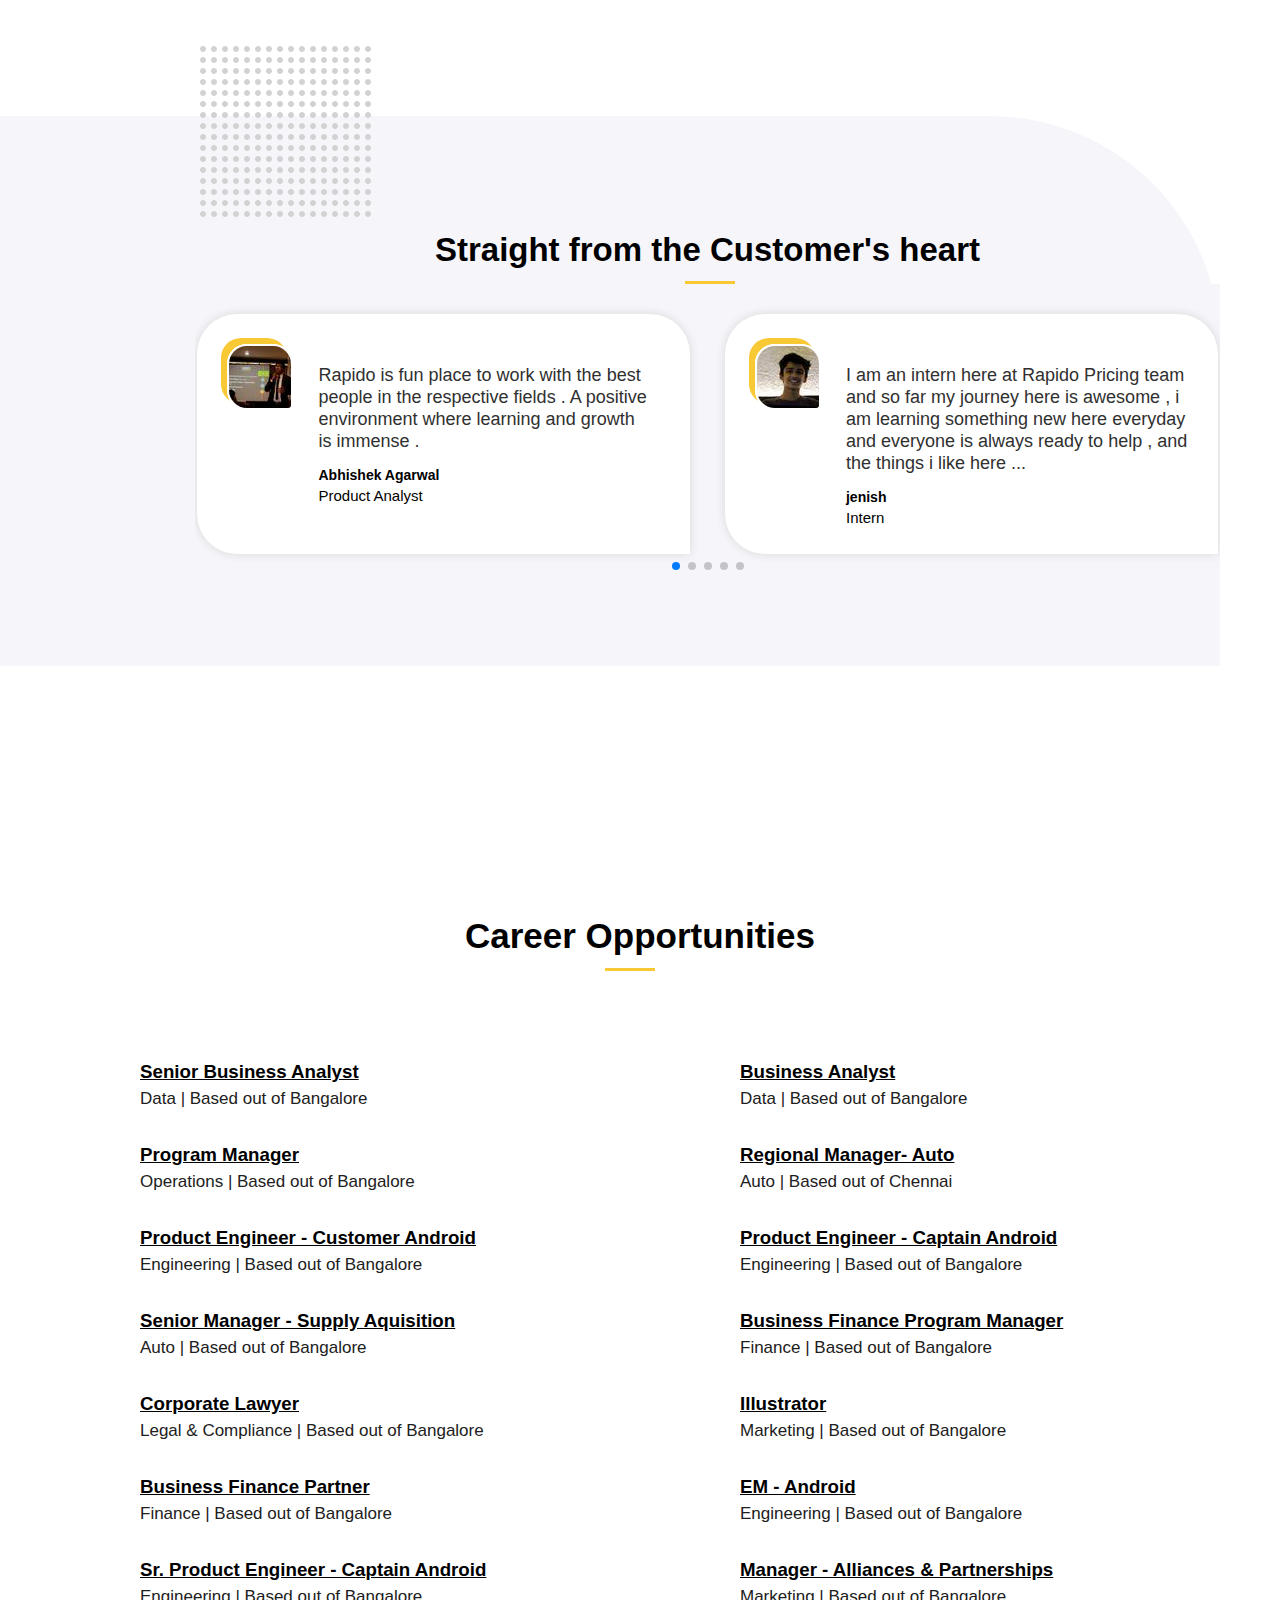
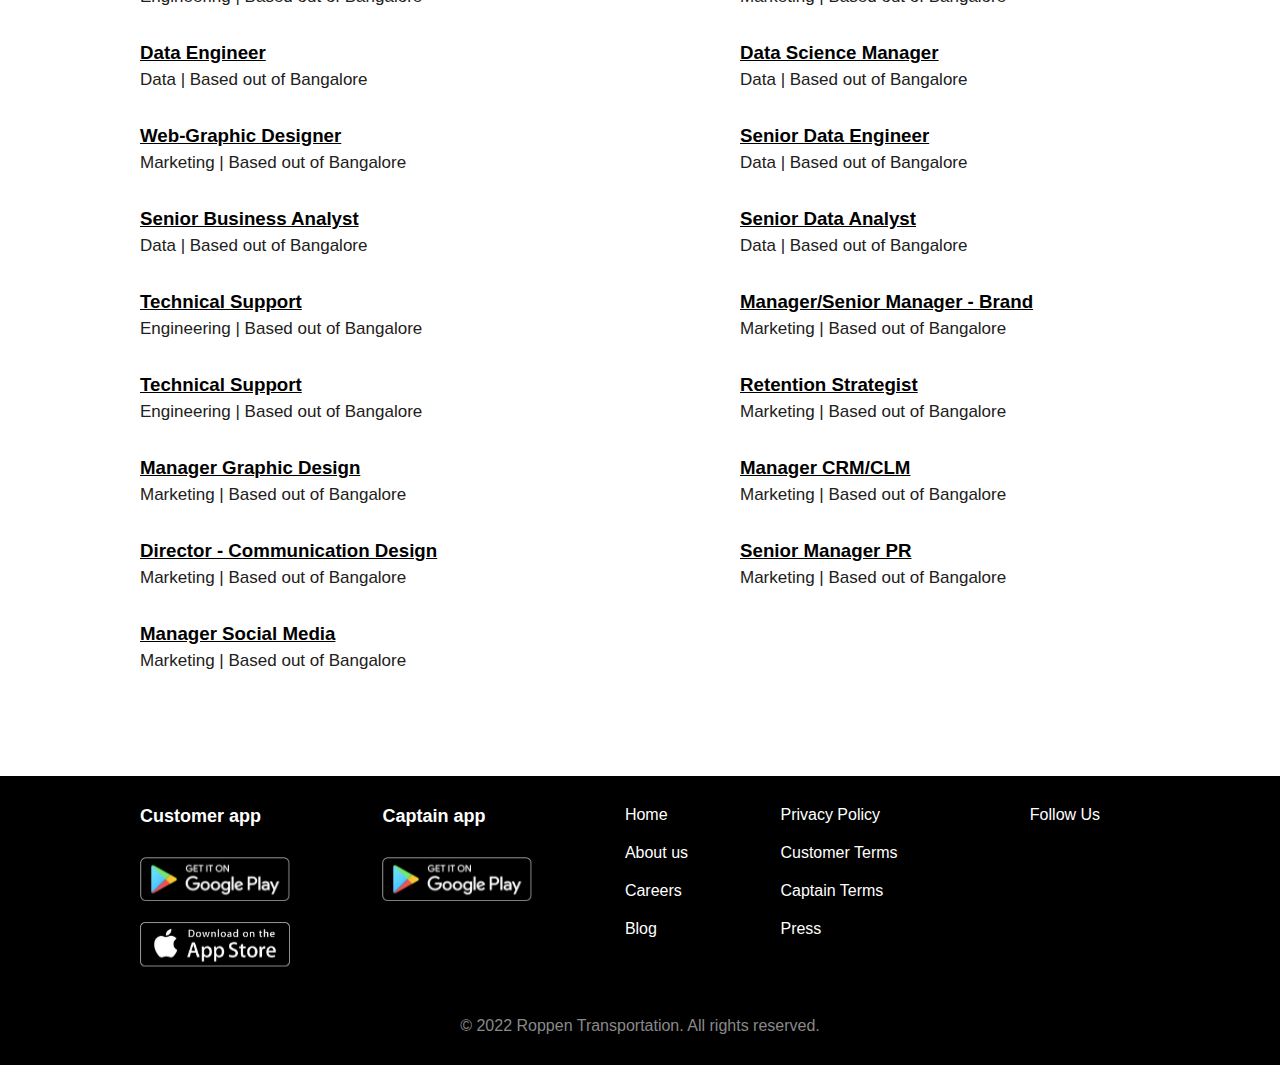
<file: pages/career/career.html>
<!DOCTYPE html>
<html lang="en">

<head>
    <meta charset="UTF-8">
    <meta http-equiv="X-UA-Compatible" content="IE=edge">
    <meta name="viewport" content="width=device-width, initial-scale=1.0">
    <link rel="stylesheet" href="https://unpkg.com/swiper@8/swiper-bundle.min.css" />
    <link href="https://fonts.googleapis.com/css2?family=Roboto&display=swap" rel="stylesheet">
   
    <link rel="stylesheet" href="../../styles/career.css">
    <title>Career</title>
</head>

<body>


    <div class="page_one">

        <div class="navbar_stiky" id="navbar">
            <div class="navbar">
                <img src="../../images/logo.png">
                <ul>
                    <li><a href="../../index.html"> Home </a></li>
                    <li><a href="../about/about.html"> About Us </a></li>
                    <li><a href="../career/career.html"> Careers </a></li>
                    <li><a href="../blog/blog.html"> Blog </a></li>
                    <li><a href="../press/press.html"> Press </a></li>
                    <li><a href="../contact/contact.html"> Contact Us </a></li>
                    <li><a href="../rapido/rapido.html"> Rapido Corporate </a></li>
                </ul>
                <button onclick="download_App()"> Download App </button>
            </div>
        </div>


        <div class="page_one_text_area">

            <div class="page_one_background">
                <div class="page_one_images">
                    <div class="page_one_img_one">
                        <img src="../../images/about_us_1.png" id="radius">
                        <h1></h1>
                    </div>
                    <div class="page_one_img_two">
                        <h1></h1>
                        <img src="../../images/about_us_2.png">
                    </div>
                </div>
            </div>



            <div class="page_one_text">
                <h1>Be a part of our team.</h1>
                <p>We are so glad you want to join us in <br>
                    exploring a world of endless opportunities at <br>
                    Rapido. Let’s find a spot for you.</p>

            </div>




        </div>



    </div>

    <div class="page_two">
        <div class="all_works">
            <h1>Why work with us</h1>
            <div class="works">
                <div class="work">
                    <img src="../../images/work_1.png">
                    <p>We pride ourselves on rewarding <br>
                        great work with great <br>
                        compensation.</p>
                </div>
                <div class="work">
                    <img src="../../images/work_2.png">
                    <p>Flexible hours and vacation. Night <br>
                        owls welcome.</p>
                </div>
                <div class="work">
                    <img src="../../images/work_3.png">
                    <p>Meet new cultures and enjoy our <br>
                        crew from all over the world</p>
                </div>
            </div>
        </div>

        <div class="page_two_img">
            <img src="../../images/career_carousel_1.png">
            <img src="../../images/career_carousel_2.png">
            <img src="../../images/career_carousel_3.png">
        </div>





    </div>




    <div class="page_three">
        <div class="page_five">
            <div class="review">
                <div class="page_five_background">
                    <div class="page_five_top_img">
                        <img src="../../images/g_p.svg">
                    </div>
                    <div class="page_five_text">
                        <h2>Straight from the Customer's heart</h2>

                        <div id="page_five_card_one_hide">
                            <div class="swiper mySwiper">
                                <div class="swiper-wrapper">
                                    <div class="swiper-slide">
                                        <div class="card">
                                            <img src="../../images/05c38c76-6955-45c2-8ca4-68d61c0d12d0.png">
                                            <div class="card_detail">
                                                <p>Rapido is fun place to work with the best <br> people in the
                                                    respective fields . A positive <br>
                                                    environment where learning and growth <br> is immense .</p>
                                                <h3>Abhishek Agarwal </h3>
                                                <span>Product Analyst</span>
                                            </div>
                                        </div>

                                    </div>
                                    <div class="swiper-slide">

                                        <div class="card">
                                            <img src="../../images/d6cc6d6c-f9fc-49b6-82a5-6e2e3ce8e961.png">
                                            <div class="card_detail">
                                                <p>I am an intern here at Rapido Pricing team and so far my journey here
                                                    is awesome , i am learning something
                                                    new here everyday and everyone is always ready to help , and the
                                                    things i like here ... </p>
                                                <h3>jenish</h3>
                                                <span>Intern</span>
                                            </div>
                                        </div>
                                    </div>
                                    <div class="swiper-slide">
                                        <div class="card">
                                            <img src="../../images/a0335ed8-9506-4148-93b3-9f9e3602bd03.png">
                                            <div class="card_detail">
                                                <p>Being a part of Rapido has been such a delightful journey . It has
                                                    been more than a year that I have been
                                                    on the ride of rapid growth along with the company with a lot of
                                                    opportunities for you to ... </p>
                                                <h3>Samarth</h3>
                                                <span>Graphic Designer</span>
                                            </div>
                                        </div>
                                    </div>
                                    <div class="swiper-slide">
                                        <div class="card">
                                            <img src="../../images/ae236a84-f860-4242-9762-9cef8e0cf097.png">
                                            <div class="card_detail">
                                                <p>Connecting miles and smiles , that is what working at Rapido feels
                                                    like . A well knitted community of
                                                    innovators and thinkers , who never fail to leverage an opportunity
                                                    and turn it in a seamless ... </p>
                                                <h3>Pulkit Sharma</h3>
                                                <span>Technical Support Engineer</span>
                                            </div>
                                        </div>
                                    </div>
                                    <div class="swiper-slide">

                                        <div class="card">
                                            <img src="../../images/82662a3d-c58c-44b9-a45f-583e095d0d04.png">
                                            <div class="card_detail">
                                                <p>Rapido , for me hold's a special place . I was skeptical before
                                                    joining . But after I joined , the
                                                    experience speaks for itself . Hardworking and goal oriented team as
                                                    well as Manager . Everyday , I
                                                    learn ... </p>
                                                <h3>Pritha Mistry</h3>
                                                <span>Cluster Manager</span>
                                            </div>
                                        </div>
                                    </div>
                                    <div class="swiper-slide">
                                        <div class="card">
                                            <img src="../../images/ddd85b4e-3e0b-4667-ab85-107fa346a696.png">
                                            <div class="card_detail">
                                                <p>Rapido has been Home for me . Pleasant multicultural environment and
                                                    the enthusiasm which everyone around
                                                    carries is infectious . Proud to be a part of Rapido . </p>
                                                <h3>Bhavana Rathi</h3>
                                                <span>ORM Specialist</span>
                                            </div>
                                        </div>

                                    </div>
                                </div>
                                <div class="swiper-pagination"></div>
                            </div>
                        </div>



                    </div>
                </div>
            </div>
        </div>

    </div>



    <div class="page_four"> 
        <h1>Career Opportunities</h1>
        <div class="Career_Opportunities">



            <div class="left_Opportunities">
                <div class="opportunity">
                    <h3>Senior Business Analyst</h3>
                    <p>Data | Based out of Bangalore</p>
                </div>
                <div class="opportunity">
                    <h3>Program Manager</h3>
                    <p>Operations | Based out of Bangalore</p>
                </div>
                <div class="opportunity">
                    <h3>Product Engineer - Customer Android </h3>
                    <p>Engineering | Based out of Bangalore</p>
                </div>
                <div class="opportunity">
                    <h3>Senior Manager - Supply Aquisition</h3>
                    <p>Auto | Based out of Bangalore</p>
                </div>
                <div class="opportunity">
                    <h3>Corporate Lawyer</h3>
                    <p>Legal & Compliance | Based out of Bangalore</p>
                </div>
                <div class="opportunity">
                    <h3>Business Finance Partner</h3>
                    <p>Finance | Based out of Bangalore</p>
                </div>
                <div class="opportunity">
                    <h3>Sr. Product Engineer - Captain Android
                    </h3>
                    <p>Engineering | Based out of Bangalore</p>
                </div>
                <div class="opportunity">
                    <h3>Data Engineer
                    </h3>
                    <p>Data | Based out of Bangalore</p>
                </div>
                <div class="opportunity">
                    <h3>Web-Graphic Designer
                    </h3>
                    <p>Marketing | Based out of Bangalore</p>
                </div>
                <div class="opportunity">
                    <h3>Senior Business Analyst</h3>
                    <p>Data | Based out of Bangalore</p>
                </div>
                <div class="opportunity">
                    <h3>Technical Support</h3>
                    <p>Engineering | Based out of Bangalore</p>
                </div>
                <div class="opportunity">
                    <h3>Technical Support </h3>
                    <p>Engineering | Based out of Bangalore</p>
                </div>
                <div class="opportunity">
                    <h3>Manager Graphic Design</h3>
                    <p>Marketing | Based out of Bangalore </p>
                </div>
                <div class="opportunity">
                    <h3>Director - Communication Design </h3>
                    <p>Marketing | Based out of Bangalore</p>
                </div>
                <div class="opportunity">
                    <h3>Manager Social Media</h3>
                    <p>Marketing | Based out of Bangalore</p>
                </div>
            </div>



           


            <div class="right_Opportunities">
                <div class="opportunity">
                    <h3>Business Analyst</h3>
                    <p>Data | Based out of Bangalore </p>
                </div>
                <div class="opportunity">
                    <h3>Regional Manager- Auto</h3>
                    <p>Auto | Based out of Chennai</p>
                </div>
                <div class="opportunity">
                    <h3>Product Engineer - Captain Android</h3>
                    <p>Engineering | Based out of Bangalore</p>
                </div>
                <div class="opportunity">
                    <h3>Business Finance Program Manager</h3>
                    <p>Finance | Based out of Bangalore</p>
                </div>
                <div class="opportunity">
                    <h3>Illustrator</h3>
                    <p>Marketing | Based out of Bangalore</p>
                </div>
                <div class="opportunity">
                    <h3>EM - Android</h3>
                    <p>Engineering | Based out of Bangalore</p>
                </div>
                <div class="opportunity">
                    <h3>Manager - Alliances & Partnerships</h3>
                    <p>Marketing | Based out of Bangalore
                    </p>
                </div>
                <div class="opportunity">
                    <h3>Data Science Manager</h3>
                    <p>Data | Based out of Bangalore</p>
                </div>
                <div class="opportunity">
                    <h3>Senior Data Engineer
                    </h3>
                    <p>Data | Based out of Bangalore</p>
                </div>
                <div class="opportunity">
                    <h3>Senior Data Analyst</h3>
                    <p>Data | Based out of Bangalore </p>
                </div>
                <div class="opportunity">
                    <h3>Manager/Senior Manager - Brand</h3>
                    <p>Marketing | Based out of Bangalore </p>
                </div>
                <div class="opportunity">
                    <h3>Retention Strategist</h3>
                    <p>Marketing | Based out of Bangalore</p>
                </div>
                <div class="opportunity">
                    <h3>Manager CRM/CLM</h3>
                    <p>Marketing | Based out of Bangalore </p>
                </div>
                <div class="opportunity">
                    <h3>Senior Manager PR</h3>
                    <p>Marketing | Based out of Bangalore</p>
                </div>
            </div>
        </div>

    </div>




    
    <div class="page_seven">
        <div class="page_seven_footer">
            <div class="page_seven_box">
                <h2>Customer app</h2>
                <img src="../../images/play_store.svg">
                <img src="../../images/app_store.svg">
            </div>
            <div class="page_seven_box">
                <h2>Captain app</h2>
                <img src="../../images/play_store.svg">
            </div>
            <div class="page_seven_box">
                <h4>Home</h4>
                <p>About us</p>
                <p>Careers</p>
                <p>Blog</p>
            </div>
            <div class="page_seven_box">
                <h4>Privacy Policy</h4>
                <p>Customer Terms</p>
                <p>Captain Terms</p>
                <p>Press</p>
            </div>
            <div class="social_icons">
                <h4>Follow Us</h4>
                <div class="page_seven_social_icons">
                    <a href="https://www.facebook.com/rapido4bike/" target="_blank"><i
                            class="fa-brands fa-facebook-f"></i></a>
                    <a href="https://twitter.com/rapidobikeapp" target="_blank"><i
                            class="fa-brands fa-twitter"></i></a>
                    <a href="https://www.linkedin.com/company/rapido-bike/"><i class="fa-brands fa-linkedin-in"
                            target="_blank"></i></a>
                    <a href="https://www.instagram.com/rapidoapp/" target="_blank"><i
                            class="fa-brands fa-instagram"></i></a>
                </div>
            </div>
        </div>
    </div>


    <div class="copyright">
        <p>© 2022 Roppen Transportation. All rights reserved.</p>
    </div>










    <div class="downlode">

        <div class="app">
            <div class="app_left_side">
                <h3>Captain App Download</h3>
                <a href="/Home.html"> <img src="../../images/captain_launcher.png"> </a>
                <p>Android</p>
            </div>

            <div class="line"></div>


            <div class="app_left_side">
                <h3>Captain App Download</h3>
                <div class="app_img">
                    <div class="app_left_side_img">
                        <a
                            href="https://play.google.com/store/apps/details?id=com.rapido.passenger&referrer=af_tranid%3DJNgFRYUqh6qTA755Ulo46g%26shortlink%3D3f16ae94%26af_dp%3Drapido%253A%252F%252Fopen%252F%26pid%3DRapido%20Website%28Android%29">
                            <img src="../../images/customer_launcher.png"> </a>
                        <p>Android</p>
                    </div>

                    <div class="app_left_side_img">
                        <a href="https://apps.apple.com/IN/app/id1198464606?mt=8">
                            <img src="../../images/customer-ios.png"> </a>
                        <p>Android</p>
                    </div>
                </div>
            </div>


            <span onclick="downlode_app_clode()">X</span>

        </div>

    </div>






    <script>

        let navbar = document.getElementById("navbar");


        window.addEventListener("scroll", () => {
            const scrollValue = Math.floor(window.scrollY);

            //   console.log(scrollValue);

            if (scrollValue < 50) {
                navbar.classList.remove("ChangeBgcolor")
            } else {
                navbar.classList.add("ChangeBgcolor")
            }


        });





        var downlode = document.querySelector(".downlode");


        const download_App = () => {
            downlode.classList.add("black_screen");
            document.querySelector("body").style.overflowY = "hidden";
        }

        const downlode_app_clode = () => {
            downlode.classList.remove("black_screen");
            document.querySelector("body").style.overflowY = "scroll";
        };



    </script>




    <script src="https://unpkg.com/swiper@8/swiper-bundle.min.js"></script>

    <script>
        var swiper = new Swiper(".mySwiper", {
            slidesPerView: 2,
            spaceBetween: 30,
            pagination: {
                el: ".swiper-pagination",
                clickable: true,
            },
        });
    </script>


</body>

</html>
</file>
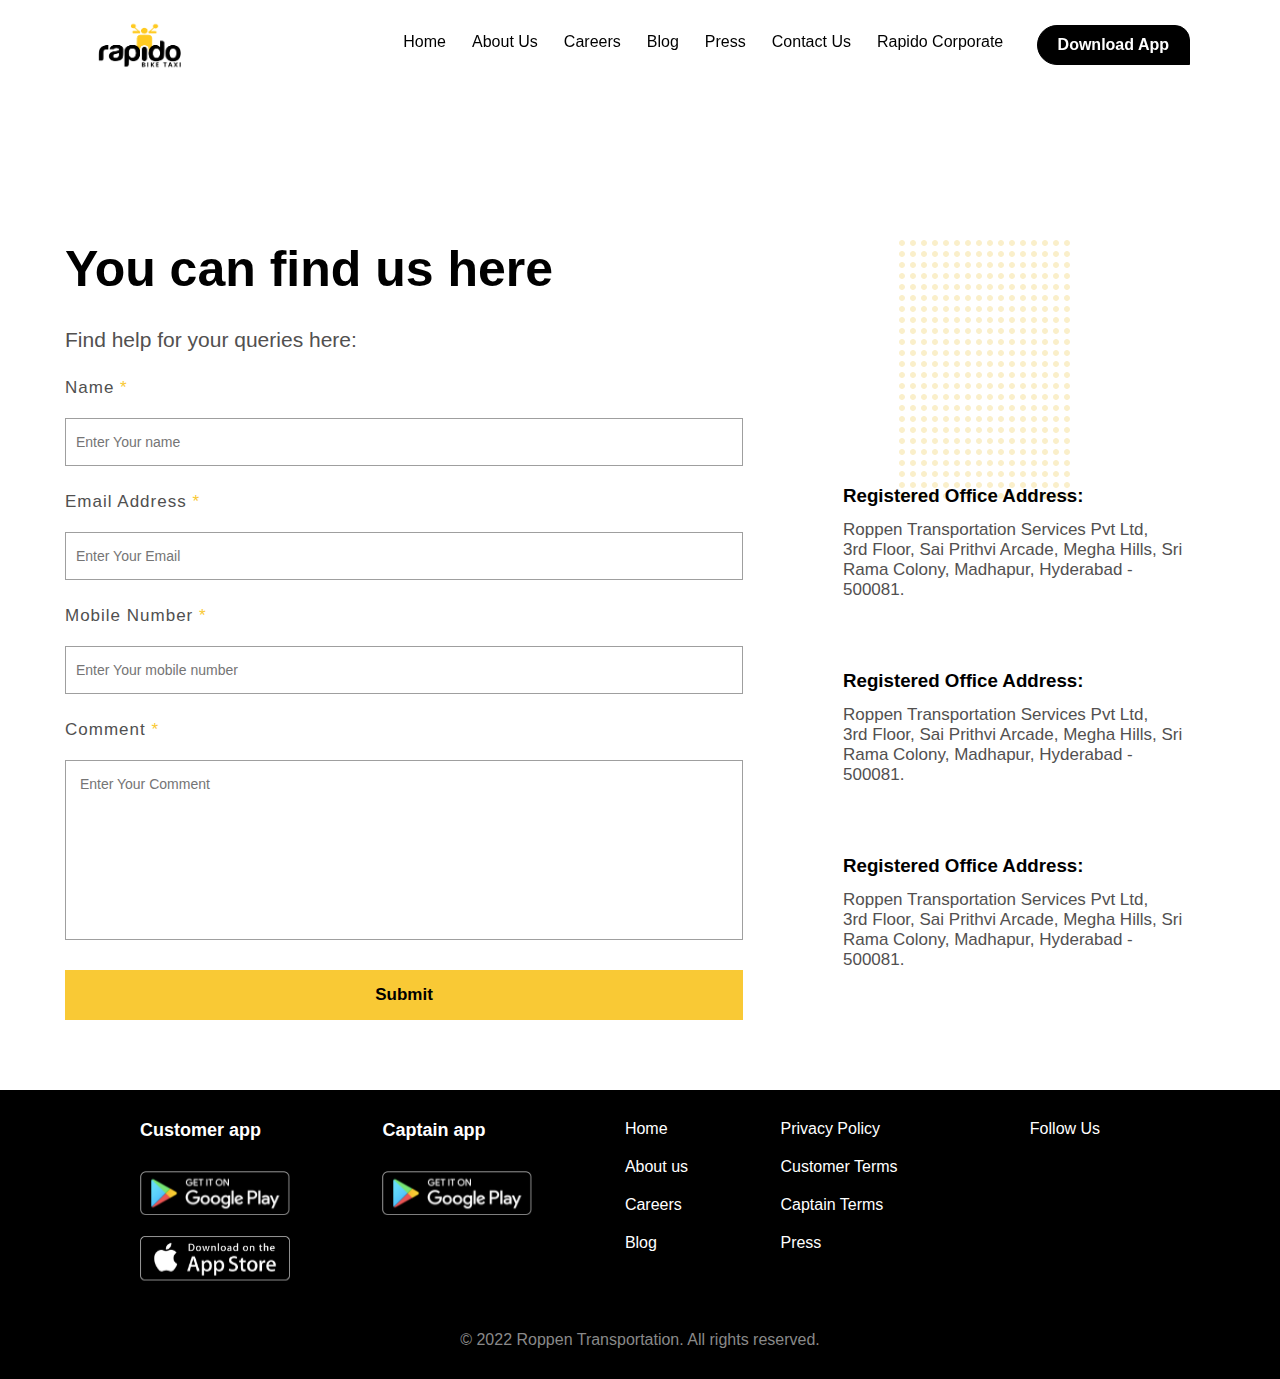
<file: pages/contact/contact.html>
<!DOCTYPE html>
<html lang="en">

<head>
    <meta charset="UTF-8">
    <meta http-equiv="X-UA-Compatible" content="IE=edge">
    <meta name="viewport" content="width=device-width, initial-scale=1.0">
    <!-- <link href='https://fonts.googleapis.com/css?family=Poppins' rel='stylesheet'> -->
    <link href="https://fonts.googleapis.com/css2?family=Roboto&display=swap" rel="stylesheet">
    <link rel="stylesheet" href="../../styles/contact.css">
    <title> Contact us </title>
</head>

<body>




    <div class="navbar_stiky" id="navbar">
        <div class="navbar">
                <img src="../../images/logo.png">
            <ul>
                <li><a href="../../index.html"> Home </a></li>
                    <li><a href="../about/about.html"> About Us </a></li>
                    <li><a href="../career/career.html"> Careers </a></li>
                    <li><a href="../blog/blog.html"> Blog </a></li>
                    <li><a href="../press/press.html"> Press </a></li>
                    <li><a href="../contact/contact.html"> Contact Us </a></li>
                    <li><a href="../rapido/rapido.html"> Rapido Corporate </a></li>
            </ul>
            <button onclick="download_App()"> Download App </button>
        </div>
    </div>


    <div class="page_one">
        <img src="../../images/demo.svg">


        <div class="page_one_data">



            <div class="page_one_data_left">
                <div class="page_one_text">
                    <h1>You can find us here</h1>
                    <p>Find help for your queries here:</p>
                </div>

                <form>
                    <label> Name <span>*</span> </label>
                    <input type="text" placeholder="Enter Your name">
                    <label> Email Address <span>*</span> </label>
                    <input type="text" placeholder="Enter Your Email">
                    <label> Mobile Number <span>*</span> </label>
                    <input type="text" placeholder="Enter Your mobile number">
                    <label> Comment <span>*</span> </label>
                    <textarea class="textarea" cols="37" rows="4" placeholder=" Enter Your Comment "></textarea>
                    <button> Submit </button>
                </form>

            </div>


            <div class="page_one_data_right">
                <div class="oage_one_box">
                    <h3>Registered Office Address:</h3>
                    <p>Roppen Transportation Services Pvt Ltd, <br>
                        3rd Floor, Sai Prithvi Arcade, Megha Hills, Sri <br>
                        Rama Colony, Madhapur, Hyderabad - <br>
                        500081.</p>
                </div>
                <div class="oage_one_box">
                    <h3>Registered Office Address:</h3>
                    <p>Roppen Transportation Services Pvt Ltd, <br>
                        3rd Floor, Sai Prithvi Arcade, Megha Hills, Sri <br>
                        Rama Colony, Madhapur, Hyderabad - <br>
                        500081.</p>
                </div>
                <div class="oage_one_box">
                    <h3>Registered Office Address:</h3>
                    <p>Roppen Transportation Services Pvt Ltd, <br>
                        3rd Floor, Sai Prithvi Arcade, Megha Hills, Sri <br>
                        Rama Colony, Madhapur, Hyderabad - <br>
                        500081.</p>
                </div>

            </div>

        </div>


    </div>





    
    <div class="page_seven">
        <div class="page_seven_footer">
            <div class="page_seven_box">
                <h2>Customer app</h2>
                <img src="../../images/play_store.svg">
                <img src="../../images/app_store.svg">
            </div>
            <div class="page_seven_box">
                <h2>Captain app</h2>
                <img src="../../images/play_store.svg">
            </div>
            <div class="page_seven_box">
                <h4>Home</h4>
                <p>About us</p>
                <p>Careers</p>
                <p>Blog</p>
            </div>
            <div class="page_seven_box">
                <h4>Privacy Policy</h4>
                <p>Customer Terms</p>
                <p>Captain Terms</p>
                <p>Press</p>
            </div>
            <div class="social_icons">
                <h4>Follow Us</h4>
                <div class="page_seven_social_icons">
                    <a href="https://www.facebook.com/rapido4bike/" target="_blank"><i
                            class="fa-brands fa-facebook-f"></i></a>
                    <a href="https://twitter.com/rapidobikeapp" target="_blank"><i
                            class="fa-brands fa-twitter"></i></a>
                    <a href="https://www.linkedin.com/company/rapido-bike/"><i class="fa-brands fa-linkedin-in"
                            target="_blank"></i></a>
                    <a href="https://www.instagram.com/rapidoapp/" target="_blank"><i
                            class="fa-brands fa-instagram"></i></a>
                </div>
            </div>
        </div>
    </div>


    <div class="copyright">
        <p>© 2022 Roppen Transportation. All rights reserved.</p>
    </div>






      
<div class="downlode">

    <div class="app">
        <div class="app_left_side">
            <h3>Captain App Download</h3>
            <a href="/Home.html"> <img src="../../images/captain_launcher.png"> </a>
            <p>Android</p>
        </div>

        <div class="line"></div>


        <div class="app_left_side">
            <h3>Captain App Download</h3>
            <div class="app_img">
                <div class="app_left_side_img">
                    <a
                        href="https://play.google.com/store/apps/details?id=com.rapido.passenger&referrer=af_tranid%3DJNgFRYUqh6qTA755Ulo46g%26shortlink%3D3f16ae94%26af_dp%3Drapido%253A%252F%252Fopen%252F%26pid%3DRapido%20Website%28Android%29">
                        <img src="../../images/customer_launcher.png"> </a>
                    <p>Android</p>
                </div>

                <div class="app_left_side_img">
                    <a href="https://apps.apple.com/IN/app/id1198464606?mt=8">
                        <img src="../../images/customer-ios.png"> </a>
                    <p>Android</p>
                </div>
            </div>
        </div>


        <span onclick="downlode_app_clode()">X</span>

    </div>

</div> 




    <script>

        let navbar = document.getElementById("navbar");


        window.addEventListener("scroll", () => {
            const scrollValue = Math.floor(window.scrollY);

            //   console.log(scrollValue);

            if (scrollValue < 50) {
                navbar.classList.remove("ChangeBgcolor")
            } else {
                navbar.classList.add("ChangeBgcolor")
            }


        });





        var downlode = document.querySelector(".downlode");


        const download_App = () => {
            downlode.classList.add("black_screen");
            document.querySelector("body").style.overflowY = "hidden";
        }

        const downlode_app_clode = () => {
            downlode.classList.remove("black_screen");
            document.querySelector("body").style.overflowY = "scroll";
        };




    </script>



</body>

</html>
</file>
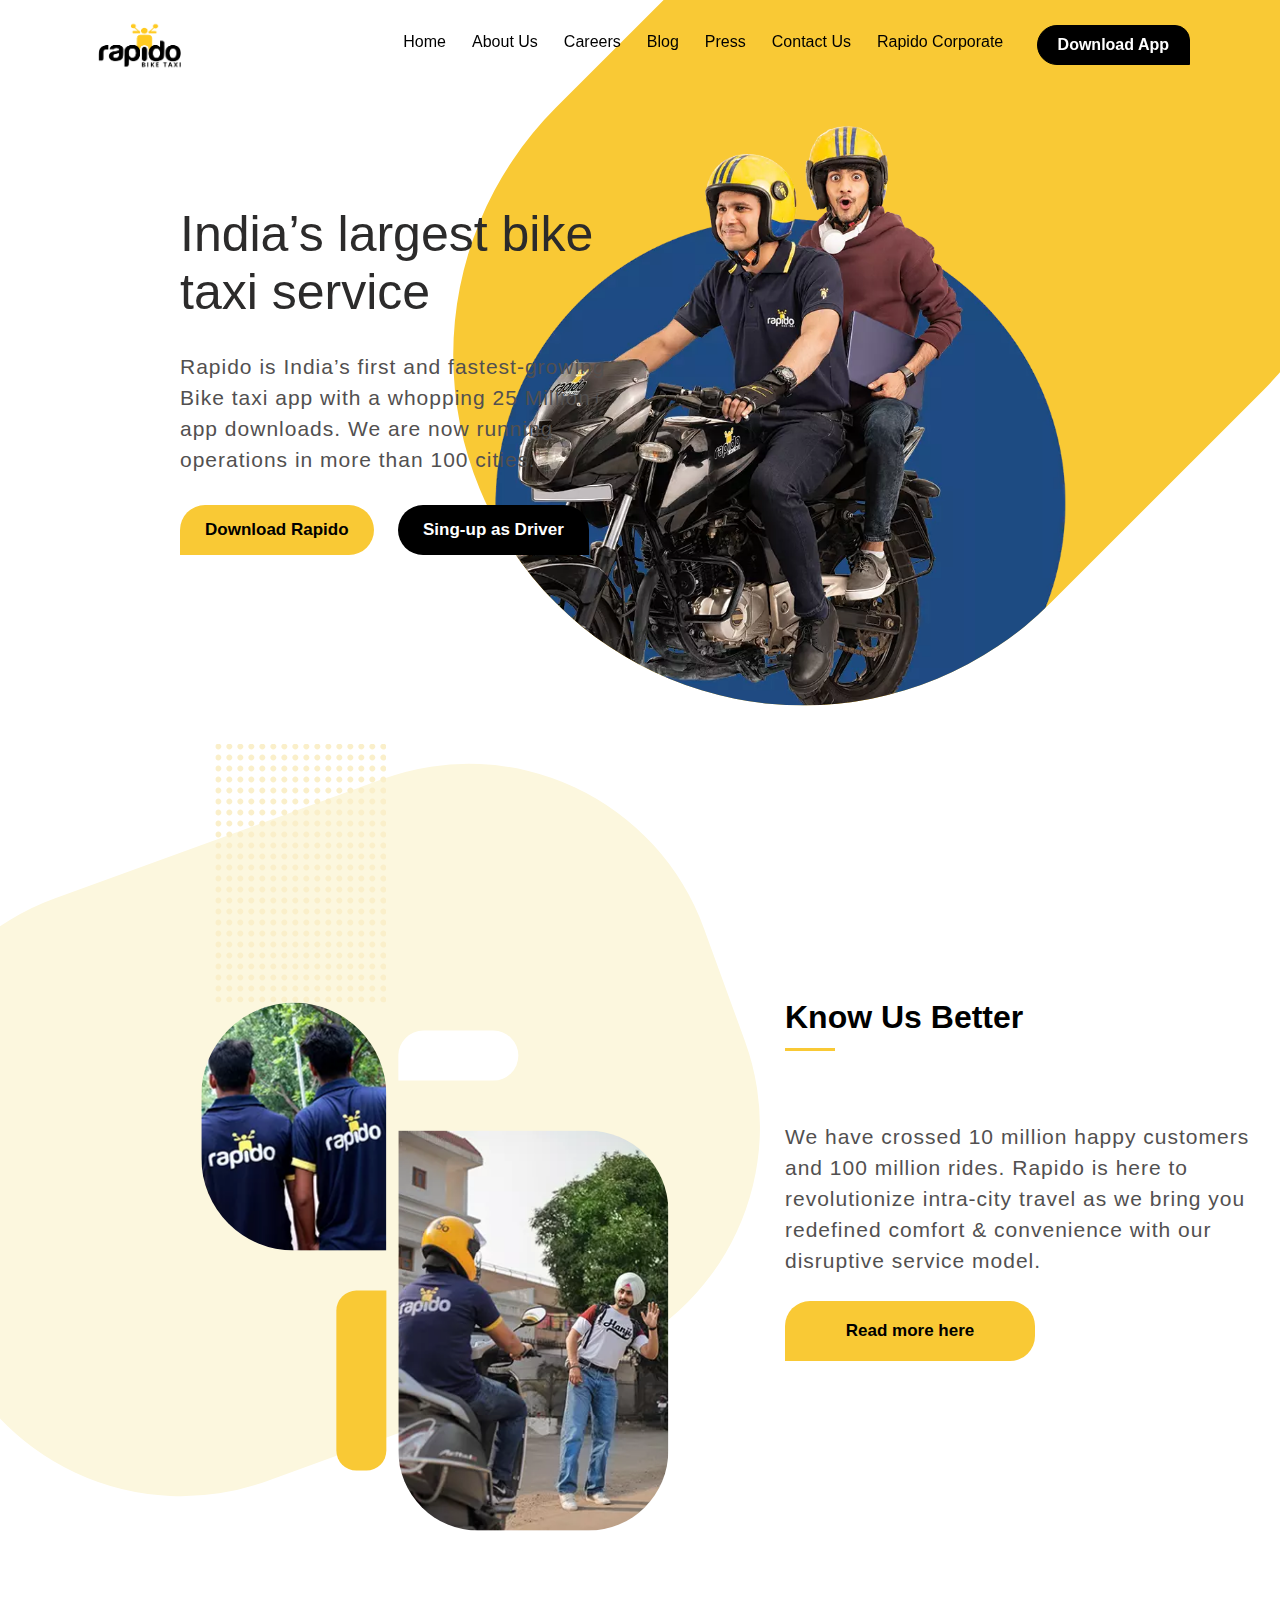
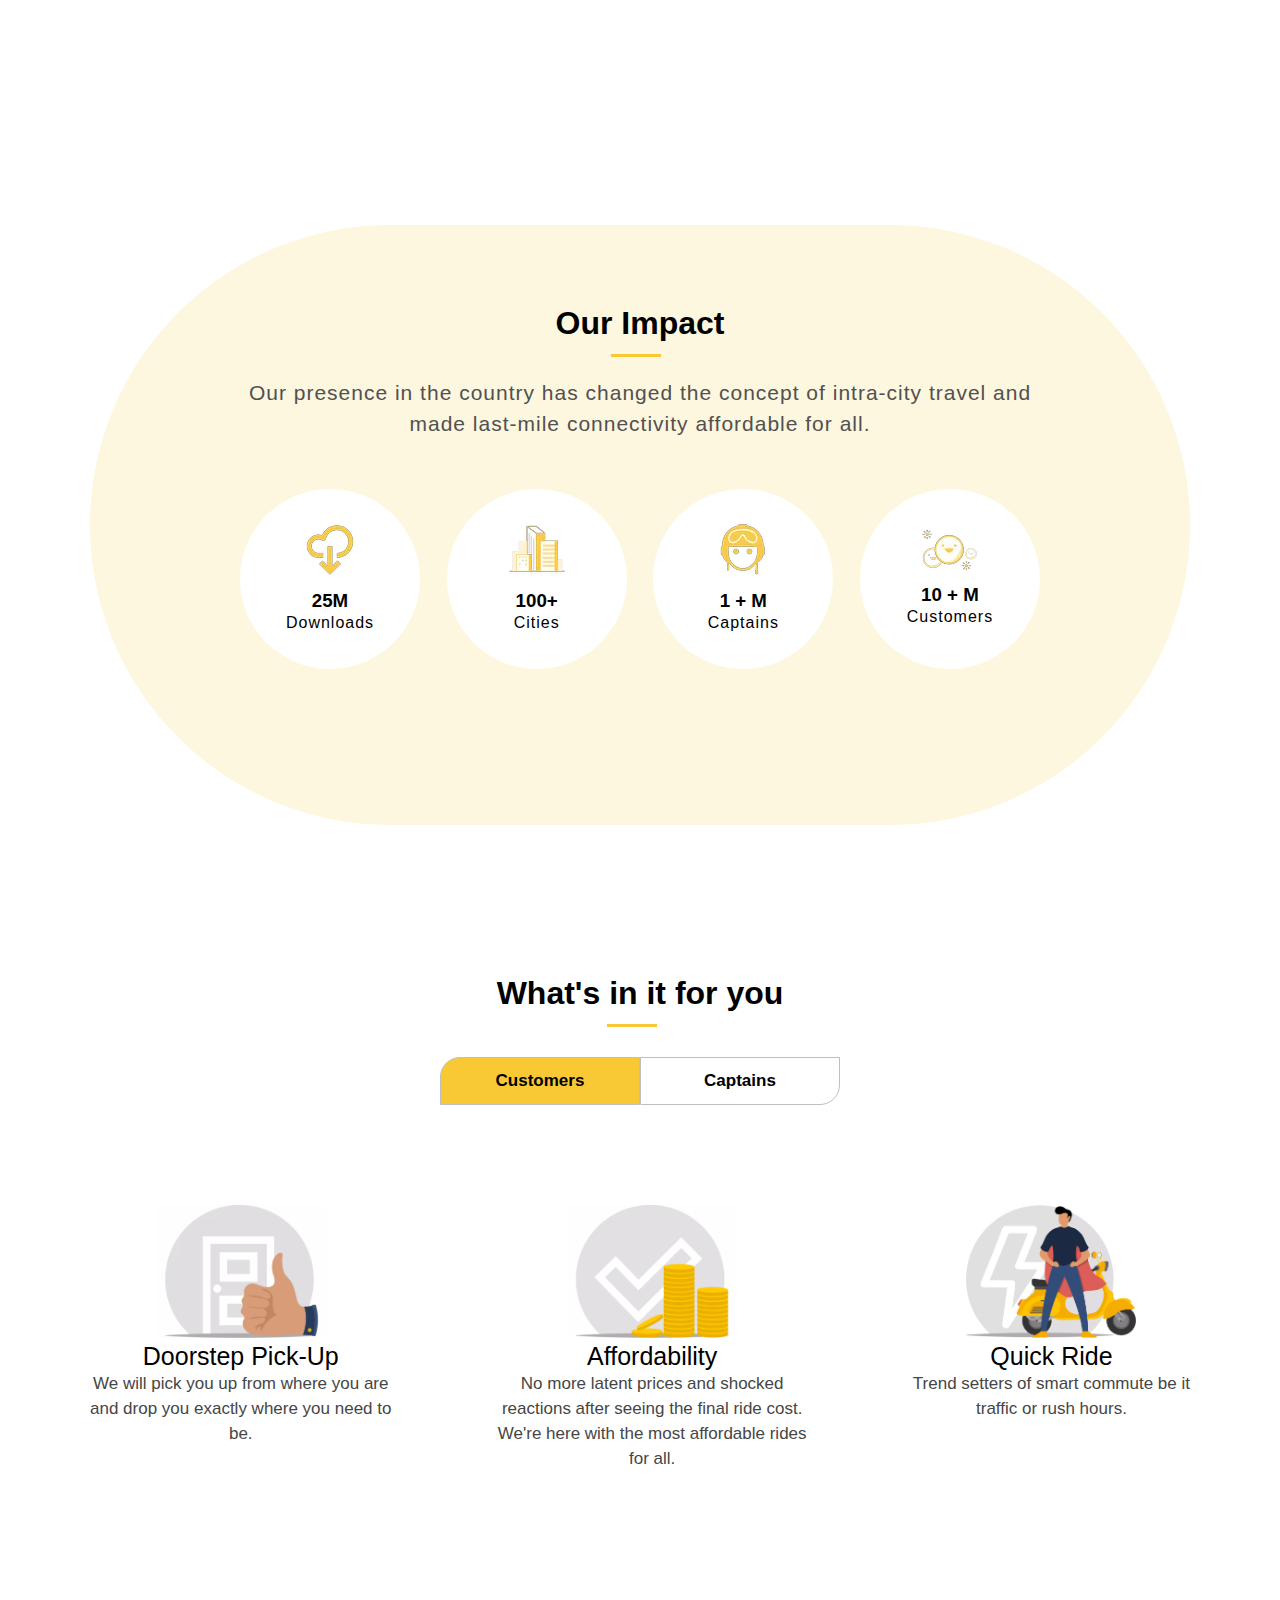
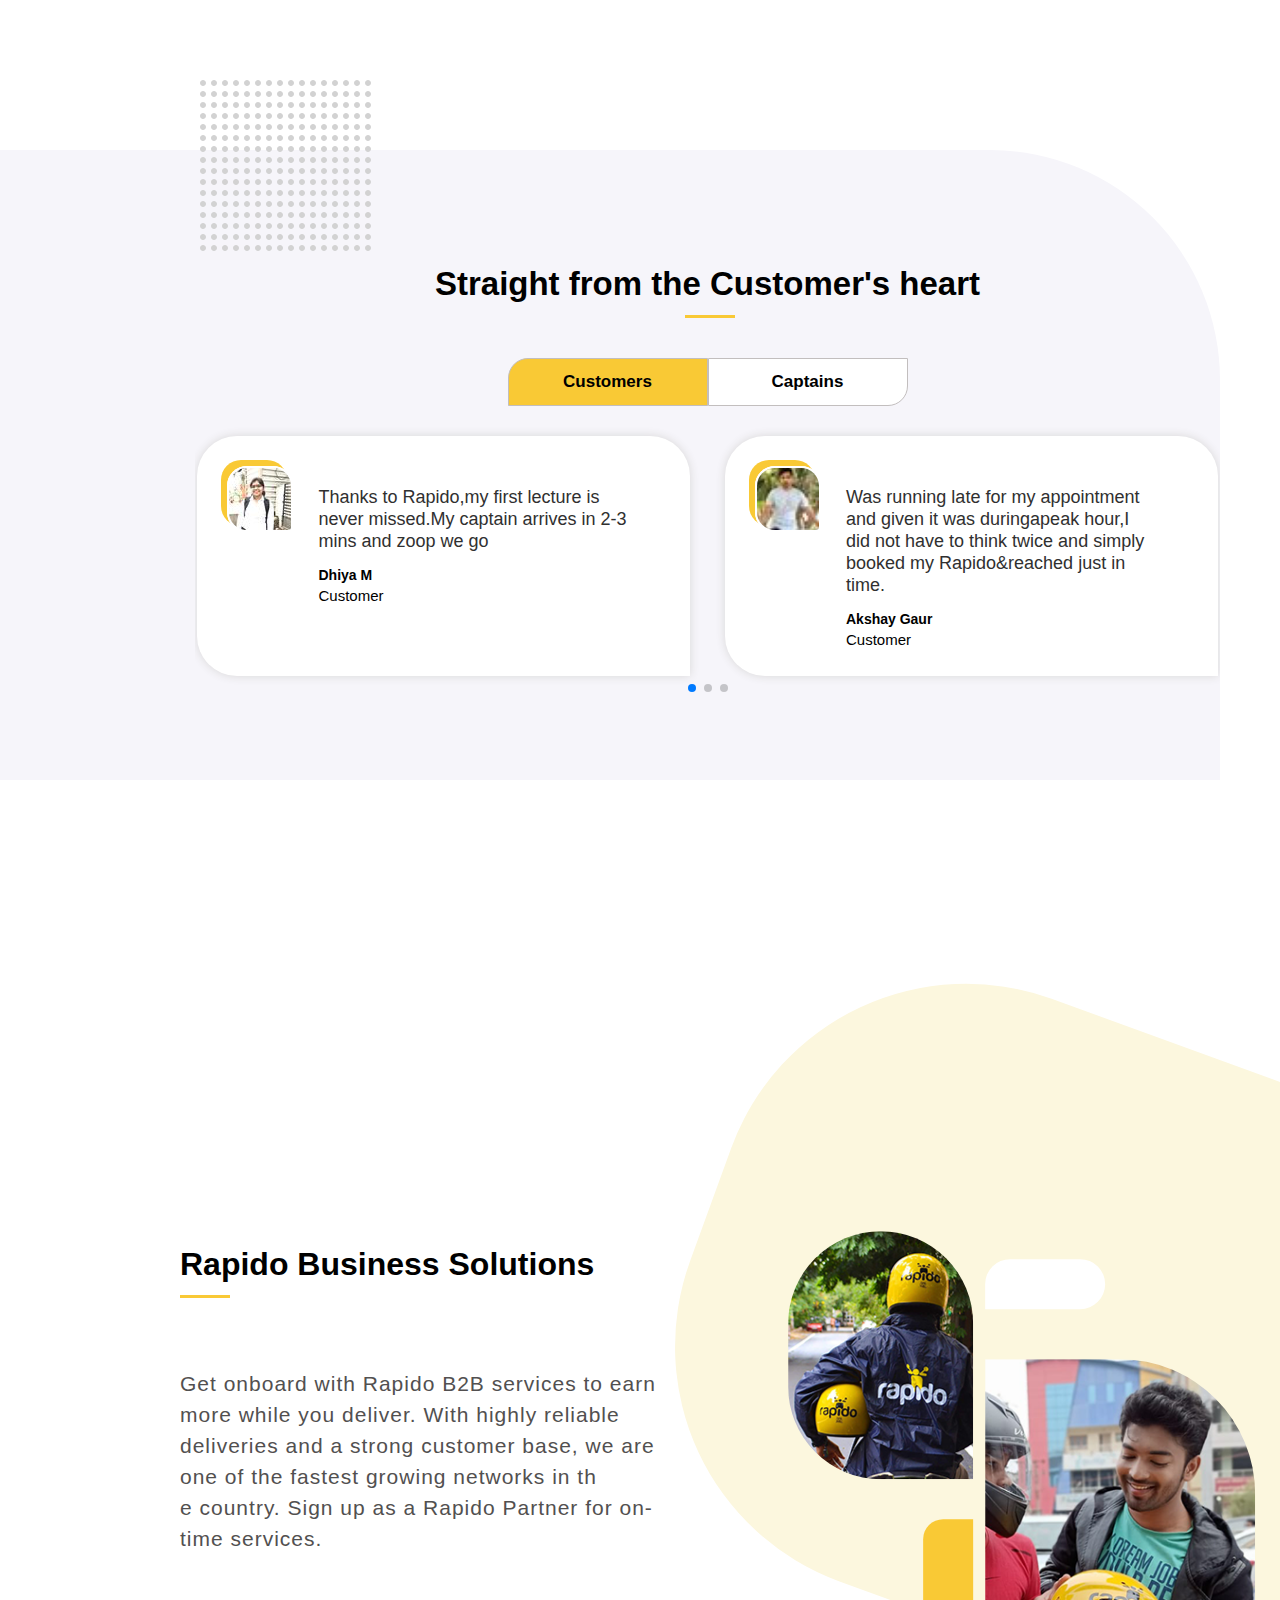
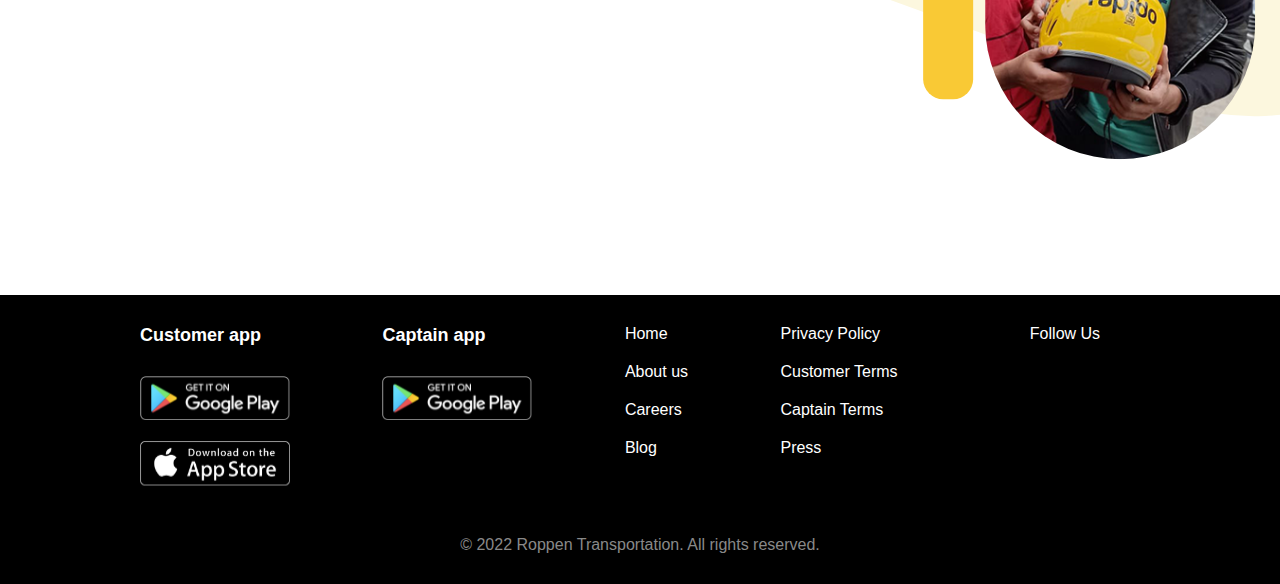
<file: pages/home/home.html>
<!DOCTYPE html>
<html lang="en">

<head>
    <meta charset="UTF-8">
    <meta http-equiv="X-UA-Compatible" content="IE=edge">
    <meta name="viewport" content="width=device-width, initial-scale=1.0">
    <link rel="stylesheet" href="https://unpkg.com/swiper@8/swiper-bundle.min.css" />
    <!-- <link rel="stylesheet" href="https://cdnjs.cloudflare.com/ajax/libs/font-awesome/6.1.1/css/all.min.css"> -->
    <!-- <link href="https://fonts.googleapis.com/css2?family=Poppins:ital@1&display=swap" rel="stylesheet"> -->
    <link href="https://fonts.googleapis.com/css2?family=Roboto&display=swap" rel="stylesheet">
    <link rel="stylesheet" href="../../styles//home.css">
    <title> Home </title>
</head>

<body>


    <div class="main_div">


        <div class="page_one">
            <div class="page_one_background_img">
                <div class="page_one_img">
                    <img src="../../images/bike.webp">
                </div>
            </div>

            <div class="navbar_stiky" id="navbar">
                <div class="navbar">
                    <img src="../../images/logo.png">
                    <ul>
                        <li><a href="../home/home.html"> Home </a></li>
                        <li><a href="../about/about.html"> About Us </a></li>
                        <li><a href="../career/career.html"> Careers </a></li>
                        <li><a href="../blog/blog.html"> Blog </a></li>
                        <li><a href="../press/press.html"> Press </a></li>
                        <li><a href="../contact/contact.html"> Contact Us </a></li>
                        <li><a href="../rapido/rapido.html"> Rapido Corporate </a></li>
                    </ul>
                    <button onclick="download_App()"> Download App </button>
                </div>
            </div>


            <div class="page_one_text">
                <h1>India’s largest bike <br>taxi service</h1>
                <p>Rapido is India’s first and fastest-growing<br>
                    Bike taxi app with a whopping 25 Million+<br>
                    app downloads. We are now running<br>
                    operations in more than 100 cities.</p>
                <div class="page_one_text_btn">
                    <button onclick="download_App()">Download Rapido</button>
                    <button id="black_btn" onclick="Show_sing_up()">Sing-up as Driver</button>
                </div>
            </div>



        </div>


        <div class="page_two">
            <div class="page_two_background">
                <div class="page_two_images">
                    <div class="page_two_img_one">
                        <img src="../../images/demo.svg">
                        <img src="../../images/rapido_man.webp" id="radius">
                        <h1></h1>
                    </div>
                    <div class="page_two_img_two">
                        <h1></h1>
                        <img src="../../images/rapido_bike.webp">
                    </div>
                </div>
            </div>

            <div class="page_two_text">
                <h1>Know Us Better</h1>
                <p>We have crossed 10 million happy customers <br>
                    and 100 million rides. Rapido is here to<br>
                    revolutionize intra-city travel as we bring you<br>
                    redefined comfort & convenience with our<br>
                    disruptive service model.</p>
                <button>Read more here</button>
            </div>



        </div>


        <div class="page_three">
            <div class="page_three_circal">
                <h1>Our Impact</h1>
                <p>Our presence in the country has changed the concept of intra-city travel and <br>
                    made last-mile connectivity affordable for all.</p>
                <div class="page_three_img">

                    <div class="page_three_images">
                        <img src="../../images/Downloads.webp">
                        <h3>25M</h3>
                        <p>Downloads</p>
                    </div>
                    <div class="page_three_images">
                        <img src="../../images/Cities.webp">
                        <h3>100+</h3>
                        <p>Cities</p>
                    </div>
                    <div class="page_three_images">
                        <img src="../../images/Captains.webp">
                        <h3>1 + M</h3>
                        <p>Captains</p>
                    </div>
                    <div class="page_three_images">
                        <img src="../../images/Customers.webp">
                        <h3>10 + M</h3>
                        <p>Customers</p>
                    </div>

                </div>
            </div>
        </div>



        <div class="page_four">
            <div class="page_four_text">
                <h1>What's in it for you</h1>
                <div class="page_four_btn">
                    <button id="ColorW" onclick="btnone()"> Customers </button>
                    <button id="ColorY" onclick="btntwo()"> Captains </button>
                </div>
            </div>


            <div class="page_four_all_boxes">
                <div class="page_four_boxes" id="page_four_boxes_one_hide">
                    <div class="page_four_hide">
                        <div class="page_four_box">
                            <img src="../../images/doorstep pick-up.webp">
                            <h2>Doorstep Pick-Up</h2>
                            <p>We will pick you up from where you are <br>
                                and drop you exactly where you need to <br>
                                be.</p>
                        </div>
                        <div class="page_four_box">
                            <img src="../../images/Affordability.webp">
                            <h2>Affordability</h2>
                            <p>No more latent prices and shocked <br>
                                reactions after seeing the final ride cost. <br>
                                We're here with the most affordable rides <br>
                                for all.</p>
                        </div>
                        <div class="page_four_box">
                            <img src="../../images/Quick Ride.webp">
                            <h2>Quick Ride</h2>
                            <p>Trend setters of smart commute be it <br>
                                traffic or rush hours.</p>
                        </div>
                    </div>
                </div>



                <div class="page_four_boxes" id="page_four_boxes_two_hide">
                    <div class="page_four_hide">
                        <div class="page_four_box">
                            <img src="../../images/Zero Pressure Rides.webp">
                            <h2>Zero Pressure Rides</h2>
                            <p>Gives a Captain more room in a day <br>
                                without hampering their daily activities. <br>
                                You can decide on when to go on the next <br>
                                ride.</p>
                        </div>
                        <div class="page_four_box">
                            <img src="../../images/Redeemable Earnings.webp">
                            <h2>Redeemable Earnings</h2>
                            <p>What’s the use of getting paid when you <br>
                                can't withdraw money when you want to?<br>
                                Redeems can be transferred from Rapido<br>
                                wallet to your bank account at your<br>
                                convenience.</p>
                        </div>
                        <div class="page_four_box">
                            <img src="../../images/Insured Rides.webp">
                            <h2>Insured Rides</h2>
                            <p>All rides are insured. Accidental coverage <br>
                                and medical benefits covered up to Rs 5 <br>
                                Lakh for Captain & family.</p>
                        </div>
                    </div>
                </div>




            </div>

        </div>

        <div class="page_five">
            <div class="review">
                <div class="page_five_background">
                    <div class="page_five_top_img">
                        <img src="../../images/g_p.svg">
                    </div>
                    <div class="page_five_text">
                        <h2>Straight from the Customer's heart</h2>
                        <div class="page_five_btn">
                            <button id="Yellow_color" onclick="Show_card()">Customers</button>
                            <button id="White_color" onclick="hide_card()">Captains</button>
                        </div>


                        <div id="page_five_card_one_hide">
                            <div class="swiper mySwiper">
                                <div class="swiper-wrapper">
                                    <div class="swiper-slide">
                                        <div class="card">
                                            <img src="../../images/0b45a8b2-4235-49ed-826e-3881e8b5ca91.png">
                                            <div class="card_detail">
                                                <p>Thanks to Rapido,my first lecture is <br> never missed.My captain
                                                    arrives
                                                    in
                                                    2-3 <br> mins and zoop we go</p>
                                                <h3>Dhiya M</h3>
                                                <span>Customer</span>
                                            </div>
                                        </div>
                                    </div>
                                    <div class="swiper-slide">
                                        <div class="card">
                                            <img src="../../images/6c3496e7-3068-4eaf-84c0-a6f104bcbbec.png">
                                            <div class="card_detail">
                                                <p>Was running late for my appointment <br> and given it was duringapeak
                                                    hour,I
                                                    <br> did not have to think
                                                    twice and simply <br> booked my Rapido&reached just in <br> time.
                                                </p>
                                                <h3>Akshay Gaur</h3>
                                                <span>Customer</span>
                                            </div>
                                        </div>
                                    </div>
                                    <div class="swiper-slide">
                                        <div class="card">
                                            <img src="../../images/00a7ad31-fbab-45c2-8ec7-85c6f9ac18bb.png">
                                            <div class="card_detail">
                                                <p>It is an amazing app and very safe too to <br> ride with as they have
                                                    professional and <br> great riders.It
                                                    is also very feasible and <br> we reach quicker as compared to any
                                                    <br>
                                                    other mode of transport
                                                </p>
                                                <h3>Sriram</h3>
                                                <span>Customer</span>
                                            </div>
                                        </div>
                                    </div>
                                    <div class="swiper-slide">
                                        <div class="card">
                                            <img src="../../images/cc0de2a5-6981-4119-a00c-77f1c4bebe63.png">
                                            <div class="card_detail">
                                                <p>Well,Ilove rapido cuz it's quicker than <br> other apps and they're
                                                    mostly
                                                    available <br>
                                                    anytime.AndIdon't know how to ride <br> bikes but the app gives me
                                                    joy
                                                    to
                                                    ride on <br> abike andIget to
                                                    enjoy Bangalore's
                                                </p>
                                                <h3>Praneet</h3>
                                                <span>Customer</span>
                                            </div>
                                        </div>
                                    </div>
                                </div>
                                <div class="swiper-pagination"></div>
                            </div>
                        </div>





                        <div id="page_five_card_two_hide">
                            <div class="hide_all_card">

                                <div class="card hide_card">
                                    <img src="../../images/49e699db-bdfb-4978-97bb-46533d982a1b.png">
                                    <div class="card_detail">
                                        <p>My account was credited with the <br>
                                            amount and wondered who it was.Idid <br>
                                            not expect it but Rapido helped me at <br>
                                            the right time.I'm glad that support has <br>
                                            been extended by Rapido to us.I've ...</p>
                                        <h3>Devender Kumar</h3>
                                        <span>Customer</span>
                                    </div>
                                </div>

                                <div class="card hide_card">
                                    <img src="../../images/3615fd59-a79c-485a-adb8-63d5d52fac06.png">
                                    <div class="card_detail">
                                        <p>I am working in Rapido for the last8<br>
                                            months andIwould really like to thank<br>
                                            Rapido,Iam differently-abled and<br>
                                            Rapido has given meagood<br>
                                            opportunity to earn more money ...</p>
                                        <h3>Murugan</h3>
                                        <span>Customer</span>
                                    </div>
                                </div>
                            </div>
                        </div>







                    </div>
                </div>
            </div>
        </div>



        <div class="page_six">



            <div class="page_six_text">
                <h1>Rapido Business Solutions</h1>
                <p>Get onboard with Rapido B2B services to earn <br>
                    more while you deliver. With highly reliable<br>
                    deliveries and a strong customer base, we are<br>
                    one of the fastest growing networks in th<br>
                    e country. Sign up as a Rapido Partner for on- <br>
                    time services.</p>
            </div>




            <div class="page_six_background">
                <div class="page_six_images">
                    <div class="page_six_img_one">
                        <img src="../../images/helmet_bike.png" id="radius">
                        <h1></h1>
                    </div>
                    <div class="page_six_img_two">
                        <h1></h1>
                        <img src="../../images/Rapido4business2.png">
                    </div>
                </div>
            </div>





        </div>


        <div class="page_seven">
            <div class="page_seven_footer">
                <div class="page_seven_box">
                    <h2>Customer app</h2>
                    <img src="../../images/play_store.svg">
                    <img src="../../images/app_store.svg">
                </div>
                <div class="page_seven_box">
                    <h2>Captain app</h2>
                    <img src="../../images/play_store.svg">
                </div>
                <div class="page_seven_box">
                    <h4>Home</h4>
                    <p>About us</p>
                    <p>Careers</p>
                    <p>Blog</p>
                </div>
                <div class="page_seven_box">
                    <h4>Privacy Policy</h4>
                    <p>Customer Terms</p>
                    <p>Captain Terms</p>
                    <p>Press</p>
                </div>
                <div class="social_icons">
                    <h4>Follow Us</h4>
                    <div class="page_seven_social_icons">
                        <a href="https://www.facebook.com/rapido4bike/" target="_blank"><i
                                class="fa-brands fa-facebook-f"></i></a>
                        <a href="https://twitter.com/rapidobikeapp" target="_blank"><i
                                class="fa-brands fa-twitter"></i></a>
                        <a href="https://www.linkedin.com/company/rapido-bike/"><i class="fa-brands fa-linkedin-in"
                                target="_blank"></i></a>
                        <a href="https://www.instagram.com/rapidoapp/" target="_blank"><i
                                class="fa-brands fa-instagram"></i></a>
                    </div>
                </div>
            </div>
        </div>


        <div class="copyright">
            <p>© 2022 Roppen Transportation. All rights reserved.</p>
        </div>


    </div>


    <div class="downlode">

        <div class="app">
            <div class="app_left_side">
                <h3>Captain App Download</h3>
                <a href="/Home.html"> <img src="../../images/captain_launcher.png"> </a>
                <p>Android</p>
            </div>

            <div class="line"></div>


            <div class="app_left_side">
                <h3>Captain App Download</h3>
                <div class="app_img">
                    <div class="app_left_side_img">
                        <a
                            href="https://play.google.com/store/apps/details?id=com.rapido.passenger&referrer=af_tranid%3DJNgFRYUqh6qTA755Ulo46g%26shortlink%3D3f16ae94%26af_dp%3Drapido%253A%252F%252Fopen%252F%26pid%3DRapido%20Website%28Android%29">
                            <img src="../../images/customer_launcher.png"> </a>
                        <p>Android</p>
                    </div>

                    <div class="app_left_side_img">
                        <a href="https://apps.apple.com/IN/app/id1198464606?mt=8">
                            <img src="../../images/customer-ios.png"> </a>
                        <p>Android</p>
                    </div>
                </div>
            </div>


            <span onclick="downlode_app_clode()">X</span>

        </div>

    </div>



      <div id="sing_up">
        <div class="sing_up_as_driver">
            <span onclick="hide_sing_up()">X</span>
            <h1>Become a Captain</h1>
            <input type="text" placeholder="Enter Full Name">
            <input type="text" placeholder="Your city">
            <select class="select_box">
                <option> How didi you find us </option>
                <option> FaceBook </option>
                <option> Instagram </option>
                <option> Google Ad </option>
                <option> Youtube </option>
                <option> Friend </option>
                <option> Poster </option>
                <option> Banner </option>
                <option> Cinema </option>
            </select>
            <div class="otp">
                <input type="text" placeholder="Enter phone number">
                <button>Get OTP</button>
            </div>
            <input type="text" placeholder="Enter OTP">
            <button class="submit_btn">Submit</button>

        </div>





        <script>


            let navbar = document.getElementById("navbar");


            window.addEventListener("scroll", () => {
                const scrollValue = Math.floor(window.scrollY);

                //   console.log(scrollValue);

                if (scrollValue < 50) {
                    navbar.classList.remove("ChangeBgcolor")
                } else {
                    navbar.classList.add("ChangeBgcolor")
                }


            });



            const btntwo = () => {
                document.getElementById("page_four_boxes_two_hide").style.display = "block";
                document.getElementById("page_four_boxes_one_hide").style.display = "none";
                document.getElementById("ColorY").style.backgroundColor = "#f9c935";
                document.getElementById("ColorW").style.backgroundColor = "white";

            }

            const btnone = () => {
                document.getElementById("page_four_boxes_two_hide").style.display = "none";
                document.getElementById("page_four_boxes_one_hide").style.display = "block";
                document.getElementById("ColorY").style.backgroundColor = "white";
                document.getElementById("ColorW").style.backgroundColor = "#f9c935";
            };





            var page_five_card_one_hide = document.getElementById("page_five_card_one_hide")
            var page_five_card_two_hide = document.getElementById("page_five_card_two_hide")
            var Yellow_color = document.getElementById("Yellow_color")
            var White_color = document.getElementById("White_color")

            const Show_card = () => {
                page_five_card_one_hide.style.display = "block"
                page_five_card_two_hide.style.display = "none"
                Yellow_color.style.backgroundColor = "#f9c935"
                White_color.style.backgroundColor = "white"

            }

            const hide_card = () => {
                page_five_card_one_hide.style.display = "none"
                page_five_card_two_hide.style.display = "block"
                Yellow_color.style.backgroundColor = "white"
                White_color.style.backgroundColor = "#f9c935"
            };



            var downlode = document.querySelector(".downlode");


            const download_App = () => {
                downlode.classList.add("black_screen");
                document.querySelector("body").style.overflowY = "hidden";
            }

            const downlode_app_clode = () => {
                downlode.classList.remove("black_screen");
                document.querySelector("body").style.overflowY = "scroll";
            };




            var sing_up = document.getElementById("sing_up");

            const Show_sing_up = () => {
                sing_up.classList.add("black_screen");
                sing_up.style.display = "block"
                document.querySelector("body").style.overflowY = "hidden";

            }
            const hide_sing_up = () => {
                sing_up.classList.remove("black_screen");
                sing_up.style.display = "none"
                document.querySelector("body").style.overflowY = "scroll";

            };




        </script>

        <script src="https://unpkg.com/swiper@8/swiper-bundle.min.js"></script>

        <script>
            var swiper = new Swiper(".mySwiper", {
                slidesPerView: 2,
                spaceBetween: 30,
                pagination: {
                    el: ".swiper-pagination",
                    clickable: true,
                },
            });
        </script>


</body>

</html>
</file>
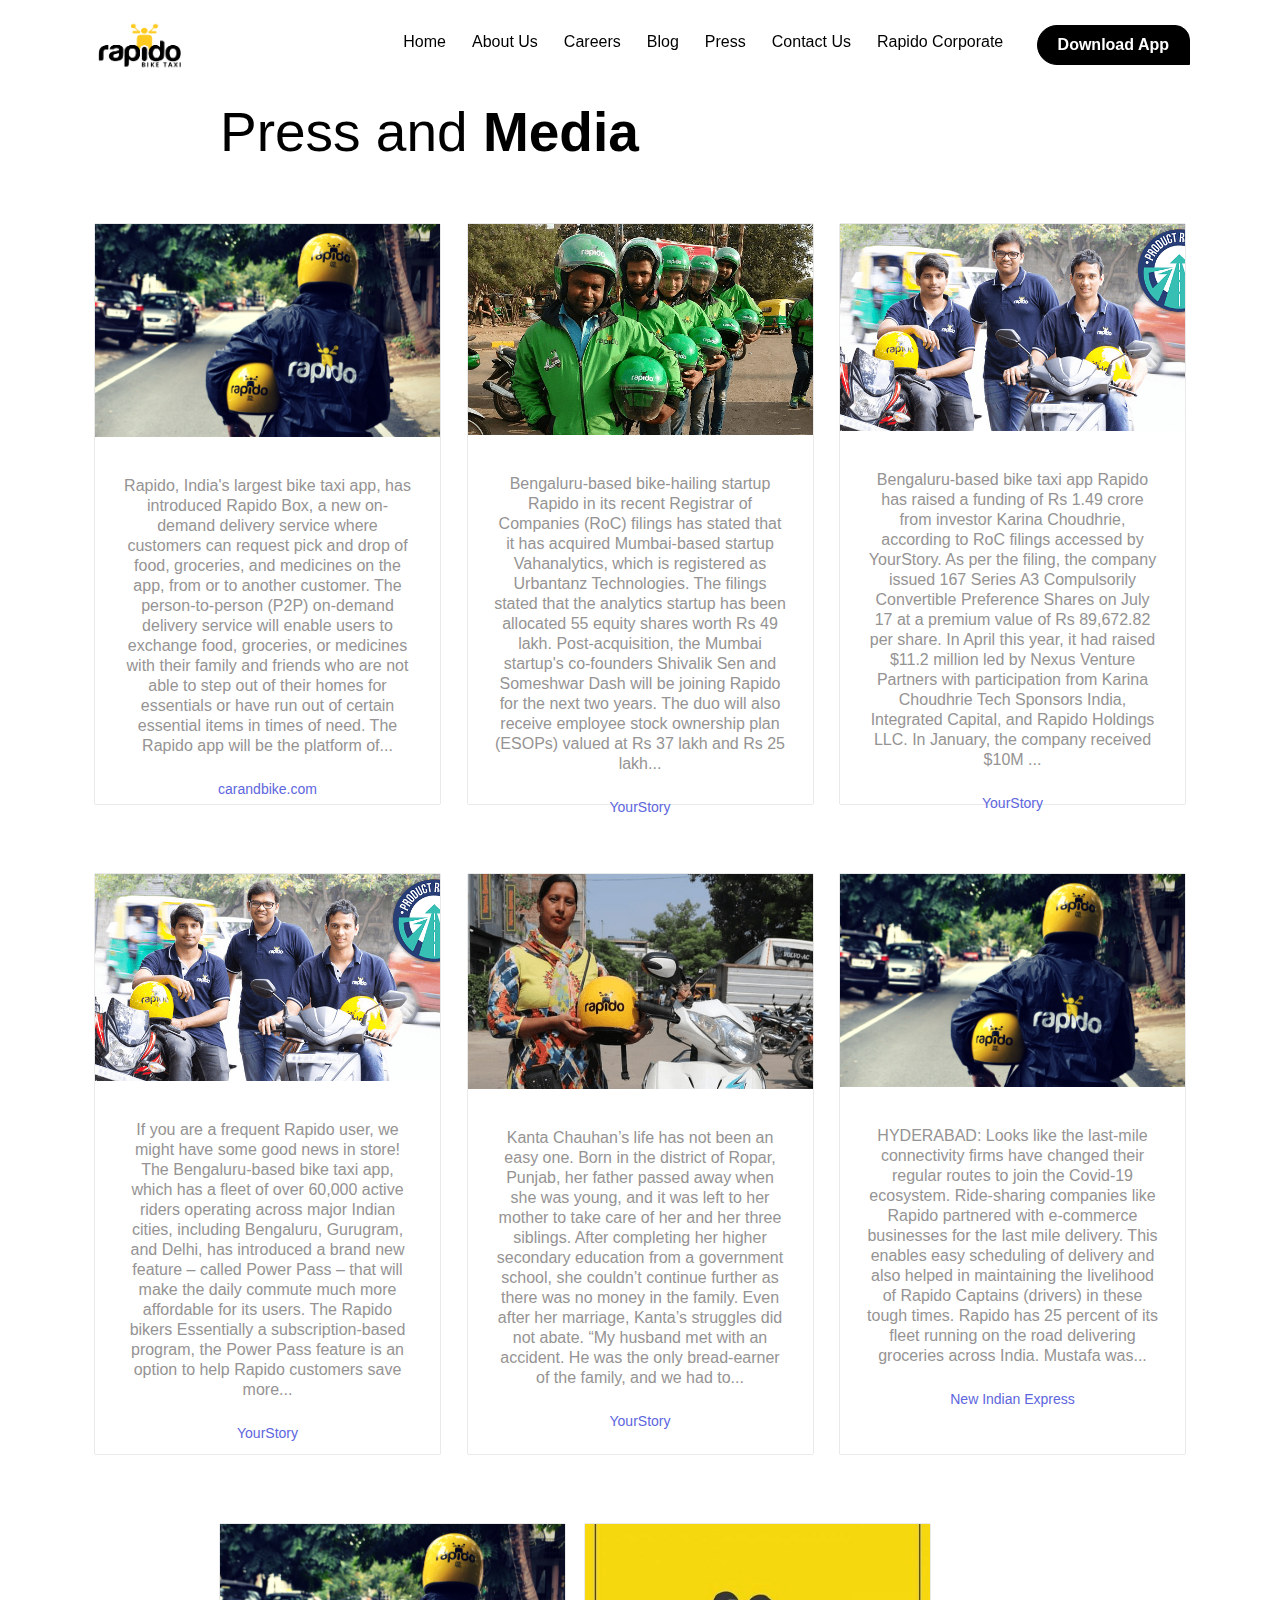
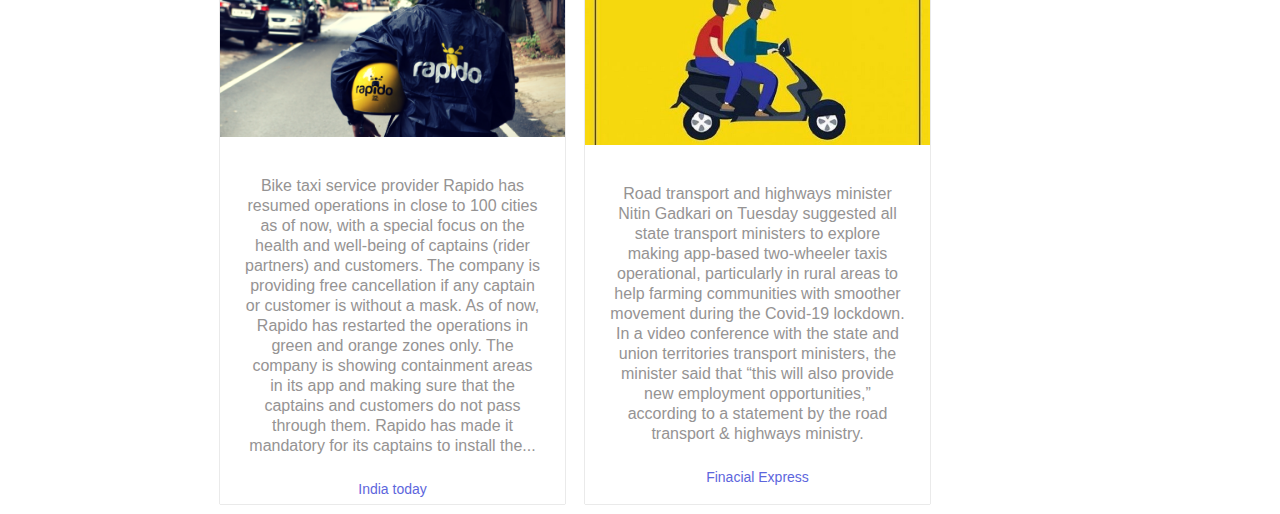
<file: pages/press/press.html>
<!DOCTYPE html>
<html lang="en">
<head>
    <meta charset="UTF-8">
    <meta http-equiv="X-UA-Compatible" content="IE=edge">
    <meta name="viewport" content="width=device-width, initial-scale=1.0">
    <link href="https://fonts.googleapis.com/css2?family=Roboto&display=swap" rel="stylesheet">
    <link rel="stylesheet" href="../../styles/press.css">
    <title> press </title>
</head>
<body>



    
    <div class="navbar_stiky" id="navbar">
        <div class="navbar">
            <img src="../../images/logo.png">
            <ul>
                <li><a href="../../index.html"> Home </a></li>
                    <li><a href="../about/about.html"> About Us </a></li>
                    <li><a href="../career/career.html"> Careers </a></li>
                    <li><a href="../blog/blog.html"> Blog </a></li>
                    <li><a href="../press/press.html"> Press </a></li>
                    <li><a href="../contact/contact.html"> Contact Us </a></li>
                    <li><a href="../rapido/rapido.html"> Rapido Corporate </a></li>
            </ul>
            <button onclick="download_App()"> Download App </button>
        </div>
    </div>


    <div class="page_one">
        <div class="background">
            <section> Press and <h5> Media </h5> </section>

            <div class="page_one_Blogs">

                <div class="first_row">
                    <a href="https://www.carandbike.com/news/rapido-launches-person-to-person-delivery-service-2225246">
                       <div class="blog">
                        <img src="../../images/968e99c4-1ec8-4eee-981b-9423d4153aee.png">
                        <p>Rapido, India's largest bike taxi app, has introduced Rapido Box, a new on-demand delivery service where customers can request pick and drop of food, groceries, and medicines on the app, from or to another customer. The person-to-person (P2P) on-demand delivery service will enable users to exchange food, groceries, or medicines with their family and friends who are not able to step out of their homes for essentials or have run out of certain essential items in times of need. The Rapido app will be the platform of...</p>
                        <span> carandbike.com </span>
                       </div>
                    </a>

                    <a href="https://yourstory.com/2019/08/rapido-acquihires-vahananalytics-startups-bike-hailing/amp">
                       <div class="blog">
                        <img src="../../images/0d99aebd-8b66-49f0-9d76-ca61fab9e877.png">
                        <p>Bengaluru-based bike-hailing startup Rapido in its recent Registrar of Companies (RoC) filings has stated that it has acquired Mumbai-based startup Vahanalytics, which is registered as Urbantanz Technologies. The filings stated that the analytics startup has been allocated 55 equity shares worth Rs 49 lakh. Post-acquisition, the Mumbai startup's co-founders Shivalik Sen and Someshwar Dash will be joining Rapido for the next two years. The duo will also receive employee stock ownership plan (ESOPs) valued at Rs 37 lakh and Rs 25 lakh...</p>
                        <span> YourStory </span>
                       </div>
                    </a>

                    <a href="https://yourstory.com/2019/07/funding-bike-taxi-app-rapido-raises-rs-1-49-cr-karina-choudhrie/amp?utm_p">
                       <div class="blog">
                        <img src="../../images/62c53eaa-df9e-4a16-ab3b-6c2b4afe7c01.png">
                        <p>Bengaluru-based bike taxi app Rapido has raised a funding of Rs 1.49 crore from investor Karina Choudhrie, according to RoC filings accessed by YourStory. As per the filing, the company issued 167 Series A3 Compulsorily Convertible Preference Shares on July 17 at a premium value of Rs 89,672.82 per share. In April this year, it had raised $11.2 million led by Nexus Venture Partners with participation from Karina Choudhrie Tech Sponsors India, Integrated Capital, and Rapido Holdings LLC. In January, the company received $10M ...</p>
                        <span> YourStory </span>
                       </div>
                    </a>

                </div>

                <div class="center_row">
                    <a href="file:///D:/YT/demo%20W%20dev/Press.html">
                       <div class="blog">
                        <img src="../../images/62c53eaa-df9e-4a16-ab3b-6c2b4afe7c01.png">
                        <p>If you are a frequent Rapido user, we might have some good news in store! The Bengaluru-based bike taxi app, which has a fleet of over 60,000 active riders operating across major Indian cities, including Bengaluru, Gurugram, and Delhi, has introduced a brand new feature – called Power Pass – that will make the daily commute much more affordable for its users. The Rapido bikers Essentially a subscription-based program, the Power Pass feature is an option to help Rapido customers save more...</p>
                        <span> YourStory </span>
                       </div>
                    </a>

                    <a href="https://yourstory.com/herstory/2020/03/woman-bike-taxi-captain-rapido-jalandhar">
                       <div class="blog">
                        <img src="../../images/644b59cb-b899-4bb7-8b3e-0bcafd2e8dd6.png">
                        <p>Kanta Chauhan’s life has not been an easy one. Born in the district of Ropar, Punjab, her father passed away when she was young, and it was left to her mother to take care of her and her three siblings. After completing her higher secondary education from a government school, she couldn’t continue further as there was no money in the family. Even after her marriage, Kanta’s struggles did not abate. “My husband met with an accident. He was the only bread-earner of the family, and we had to...</p>
                        <span> YourStory </span>
                       </div>
                    </a>

                    <a href="https://www.newindianexpress.com/cities/hyderabad/2020/may/05/meet-the-helmet-wearing-heroes-2139197.html">
                       <div class="blog">
                        <img src="../../images/968e99c4-1ec8-4eee-981b-9423d4153aee.png">
                        <p>HYDERABAD: Looks like the last-mile connectivity firms have changed their regular routes to join the Covid-19 ecosystem. Ride-sharing companies like Rapido partnered with e-commerce businesses for the last mile delivery. This enables easy scheduling of delivery and also helped in maintaining the livelihood of Rapido Captains (drivers) in these tough times. Rapido has 25 percent of its fleet running on the road delivering groceries across India. Mustafa was...</p>
                        <span> New Indian Express </span>
                       </div>
                    </a>

                </div>

                <div class="end_row">
                    <a href="file:///D:/YT/demo%20W%20dev/Press.html">
                       <div class="blog">
                        <img src="../../images/968e99c4-1ec8-4eee-981b-9423d4153aee.png">
                        <p>Bike taxi service provider Rapido has resumed operations in close to 100 cities as of now, with a special focus on the health and well-being of captains (rider partners) and customers. The company is providing free cancellation if any captain or customer is without a mask. As of now, Rapido has restarted the operations in green and orange zones only. The company is showing containment areas in its app and making sure that the captains and customers do not pass through them. Rapido has made it mandatory for its captains to install the...</p>
                        <span> India today </span>
                       </div>
                    </a>

                    <a href="https://yourstory.com/herstory/2020/03/woman-bike-taxi-captain-rapido-jalandhar">
                       <div class="blog">
                        <img src="../../images/34e60ab4-7a8e-48b5-bade-980199a9d45b.jpg">
                        <p>Road transport and highways minister Nitin Gadkari on Tuesday suggested all state transport ministers to explore making app-based two-wheeler taxis operational, particularly in rural areas to help farming communities with smoother movement during the Covid-19 lockdown. In a video conference with the state and union territories transport ministers, the minister said that “this will also provide new employment opportunities,” according to a statement by the road transport & highways ministry.</p>
                        <span> Finacial Express </span>
                       </div>
                    </a>

                </div>

               

               

           



            </div>
        </div>
    </div>




   
<div class="downlode">

    <div class="app">
        <div class="app_left_side">
            <h3>Captain App Download</h3>
            <a href="/Home.html"> <img src="../../images/captain_launcher.png"> </a>
            <p>Android</p>
        </div>

        <div class="line"></div>


        <div class="app_left_side">
            <h3>Captain App Download</h3>
            <div class="app_img">
                <div class="app_left_side_img">
                    <a
                        href="https://play.google.com/store/apps/details?id=com.rapido.passenger&referrer=af_tranid%3DJNgFRYUqh6qTA755Ulo46g%26shortlink%3D3f16ae94%26af_dp%3Drapido%253A%252F%252Fopen%252F%26pid%3DRapido%20Website%28Android%29">
                        <img src="../../images/customer_launcher.png"> </a>
                    <p>Android</p>
                </div>

                <div class="app_left_side_img">
                    <a href="https://apps.apple.com/IN/app/id1198464606?mt=8">
                        <img src="../../images/customer-ios.png"> </a>
                    <p>Android</p>
                </div>
            </div>
        </div>


        <span onclick="downlode_app_clode()">X</span>

    </div>

</div> 




<script>

    let navbar = document.getElementById("navbar");


    window.addEventListener("scroll", () => {
        const scrollValue = Math.floor(window.scrollY);

        //   console.log(scrollValue);

        if (scrollValue < 50) {
            navbar.classList.remove("ChangeBgcolor")
        } else {
            navbar.classList.add("ChangeBgcolor")
        }


    });





    var downlode = document.querySelector(".downlode");


    const download_App = () => {
        downlode.classList.add("black_screen");
        document.querySelector("body").style.overflowY = "hidden";
    }

    const downlode_app_clode = () => {
        downlode.classList.remove("black_screen");
        document.querySelector("body").style.overflowY = "scroll";
    };



</script>





</body>
</html>
</file>
<file: styles/home.css>
* {
    margin: 0%;
    padding: 0%;
    box-sizing: border-box;
    font-family: Poppins, sans-serif;
}


/* ========================================= * ( page_one_background_img ) * ===================================== */


body {
    overflow-x: hidden;
}

.page_one_img {
    width: 1000px;
    height: 700px;
    background-color: #f9c935;
    border-radius: 350px;
    overflow: hidden;
}

.page_one_background_img {
    height: 100vh;
    position: absolute;
    top: -160px;
    right: -200px;
    transform: rotate(-45deg);
    z-index: -1;
}

.page_one_img img {
    width: 1050px;
    transform: rotate(45deg);
    margin-top: 50px;
    margin-left: -270px;
}


/* ========================================= * ( / page_one_background_img ) * ===================================== */


/* ========================================= * ( navbar ) * ===================================== */


.navbar {
    display: flex;
    height: 90px;
    align-items: center;
    width: 1100px;
    margin: auto;
    justify-content: space-between;
}

.navbar_stiky {
    position: fixed;
    top: 0%;
    width: 100%;
    z-index: 100;
}

.navbar img {
    width: 100px;
}

.navbar ul {
    display: flex;
    width: 600px;
    justify-content: space-between;
    margin-left: 180px;
}

.navbar ul li {
    cursor: pointer;
    position: relative;
    list-style: none;
    color: black;
    padding-bottom: 6px;
}

.navbar ul li a {
    text-decoration: none;
    color: black;
}

.navbar ul li::before {
    content: "";
    width: 0px;
    height: 3px;
    position: absolute;
    bottom: 0%;
    left: 0%;
    transition: all 0.5s;
    background-color: black;
}

.navbar ul li:hover::before {
    width: 100%;
}

.navbar button {
    padding: 10px 20px;
    border-radius: 20px 15px 0px 20px;
    font-size: 16px;
    background-color: black;
    cursor: pointer;
    color: white;
    border: 1px solid black;
    font-weight: bold;
}

.ChangeBgcolor {
    background-color: white;
}



/* ========================================= * ( / navbar ) * ===================================== */



/* ========================================= * ( page_one_text ) * ===================================== */

.page_one_text {
    display: flex;
    flex-direction: column;
    justify-content: center;
    height: 700px;
    margin-left: 180px;
    margin-top: 30px;
}

.page_one_text h1 {
    font-size: 50px;
    font-weight: 100;
    color: #2c2b2b;
}

.page_one_text p {
    font-size: 21px;
    letter-spacing: 1px;
    font-weight: 100;
    color: #525050;
    line-height: 31px;
    margin-top: 30px;
}

.page_one_text_btn {
    margin-top: 30px;
}

.page_one_text_btn button {
    padding: 15px 25px;
    border-radius: 25px 25px 25px 0px;
    font-size: 17px;
    background-color: #f9c935;
    color: black;
    border: none;
    margin-right: 20px;
    font-weight: bold;
    cursor: pointer;
}

#black_btn {
    border-radius: 25px 25px 0px 25px;
    background-color: black;
    color: white;
}



/* ========================================= * ( / page_one_text ) * ===================================== */



/* ========================================= * ( page two ) * ===================================== */


/* ========================================= * ( page_two_background ) * ===================================== */


.page_two {
    width: 100%;
    height: 105vh;
    overflow-y: hidden;
    position: relative;
}

.page_two_background {
    background-color: #fcf7de;
    width: 850px;
    height: 620px;
    border-radius: 250px;
    transform: rotate(-20deg);
    position: absolute;
    top: 90px;
    left: -100px;
}

.page_two_images {
    height: 850px;
    width: 475px;
    transform: rotate(20deg);
    margin-left: 300px;
    margin-top: -100px;
    display: flex;
}

.page_two_img_one {
    width: 200px;
    height: 850px;
    display: flex;
    flex-direction: column;
    align-items: flex-end;
    justify-content: flex-end;
    padding-right: 12px;
}

#radius {
    border-radius: 100px 100px 0px 100px;
}

.page_two_img_one h1 {
    width: 50px;
    height: 180px;
    background-color: #f9c935;
    border-radius: 20px 0px 20px 20px;
    margin-top: 40px;
    margin-bottom: 60px;
}

.page_two_img_two img {
    width: 270px;
    border-radius: 0px 80px 80px 80px;
}

.page_two_img_two {
    display: flex;
    flex-direction: column;
    justify-content: flex-end;
}

.page_two_img_two h1 {
    width: 120px;
    height: 50px;
    background-color: white;
    border-radius: 25px 25px 25px 0px;
    margin-bottom: 50px;
}


/* ========================================= * ( / page_two_background ) * ===================================== */


/* ========================================= * ( page_two_text ) * ===================================== */


.page_two_text {
    height: 100vh;
    display: flex;
    flex-direction: column;
    /* background-color: aquamarine; */
    margin-left: 785px;
    justify-content: center;
}

.page_two_text p {
    font-size: 21px;
    letter-spacing: 1px;
    font-weight: 100;
    color: #525050;
    line-height: 31px;
    margin-top: 50px;
}

.page_two_text h1 {
    position: relative;
    margin-bottom: 20px;
    padding-bottom: 15px;
}

.page_two_text h1::before {
    content: "";
    width: 50px;
    height: 3px;
    background-color: #f9c935;
    position: absolute;
    left: 0;
    bottom: 0%;
}

.page_two_text button {
    padding: 20px 30px;
    border-radius: 25px 25px 25px 0px;
    font-size: 17px;
    background-color: #f9c935;
    color: black;
    border: none;
    font-weight: bold;
    cursor: pointer;
    width: 250px;
    margin-top: 25px;
}






/* ========================================= * ( / page_two_text ) * ===================================== */



/* ========================================= * ( / page two ) * ===================================== */




/* ========================================= * ( page_three ) * ===================================== */

.page_three {
    height: 100vh;
    width: 100%;
    display: flex;
    justify-content: center;
    align-items: center;
}

.page_three_img {
    display: flex;
    width: 800px;
    justify-content: space-between;
    margin-top: 50px;
    margin: auto;
}

.page_three_circal {
    width: 1100px;
    height: 600px;
    background-color: #fcf7de;
    border-radius: 300px;
    text-align: center;
}

.page_three_circal h1 {
    margin-top: 80px;
    position: relative;
    padding-bottom: 15px;
    font-weight: bold;
}

.page_three_circal h1::before {
    content: "";
    width: 50px;
    height: 3px;
    position: absolute;
    bottom: 0%;
    background-color: #f9c935;
    margin-left: 55px;
}

.page_three_circal p {
    font-size: 21px;
    letter-spacing: 1px;
    font-weight: 100;
    color: #525050;
    line-height: 31px;
    margin-top: 20px;
}

.page_three_images {
    background-color: white;
    width: 180px;
    height: 180px;
    border-radius: 50%;
    display: flex;
    flex-direction: column;
    justify-content: center;
    align-items: center;
    margin-top: 50px;
}

.page_three_images img {
    width: 60px;
}

.page_three_images p {
    font-size: 16px;
    margin-top: -5px;
    color: black;
}

.page_three_images h3 {
    font-weight: bold;
    margin-top: 10px;
}




/* ========================================= * ( / page_three ) * ===================================== */

/* ========================================= * ( page_four ) * ===================================== */


.page_four {
    width: 100%;
    height: 75vh;
}

.page_four_text {
    display: flex;
    flex-direction: column;
    align-items: center;
}

.page_four h1 {
    position: relative;
    font-weight: bold;
    padding-bottom: 15px;
}

.page_four h1::before {
    content: "";
    width: 50px;
    height: 3px;
    background-color: #f9c935;
    position: absolute;
    bottom: 0;
    margin-left: 110px;
}

.page_four_btn {
    display: flex;
    /* flex-direction: column; */
    justify-content: center;
    margin-top: 30px;
}

.page_four_btn button {
    padding: 13px 0px;
    font-size: 17px;
    color: black;
    border: none;
    font-weight: bold;
    cursor: pointer;
    width: 200px;
    border: 1px solid rgb(194, 190, 190);
}

#ColorW {
    background-color: #f9c935;
    border-radius: 20px 0px 0px 0px;
}

#ColorY {
    background-color: white;
    border-radius: 0px 0px 20px 0px;
}






.page_four_box img {
    width: 170px;
}

.page_four_box {
    text-align: center;
}

.page_four_box h2 {
    font-weight: 500;
    font-size: 25px;
    margin-top: 20px 0;
}

.page_four_box p {
    font-size: 17px;
    line-height: 25px;
    color: rgb(70, 70, 70);
}

.page_four_boxes {
    margin-top: 100px;
    height: 340px;
}

.page_four_hide {
    display: flex;
    justify-content: space-between;
    width: 1100px;
    margin: auto;

}

.page_four_all_boxes {
    position: relative;
}

#page_four_boxes_two_hide {
    position: absolute;
    top: 0%;
    margin-left: 210px;
    display: none;

}



/* ========================================= * ( / page_four ) * ===================================== */



/* ========================================= * ( page_five ) * ===================================== */



.page_five {
    height: 100vh;
    padding-top: 100px;
}

.review {
    position: absolute;
}

.page_five_background {
    width: 1220px;
    background-color: #f6f5fa;
    height: 630px;
    border-radius: 0px 230px 0px 0px;
    z-index: -2;
}

.page_five_top_img img {
    position: absolute;
    top: -70px;
    left: 200px;
}

.page_five_text {
    width: 1025px;
    height: 500px;
    position: absolute;
    top: 115px;
    right: 0;
}

.page_five_text h2 {
    text-align: center;
    position: relative;
    font-size: 33px;
    position: relative;
    padding-bottom: 15px;
}

.page_five_text h2::before {
    content: "";
    width: 50px;
    height: 3px;
    position: absolute;
    bottom: 0%;
    background-color: #f9c935;
    margin-left: 250px;
}

.page_five_btn {
    display: flex;
    justify-content: center;
    width: 400px;
    margin: auto;
}

.page_five_btn button {
    padding: 13px 0px;
    width: 200px;
    font-size: 17px;
    border: none;
    font-weight: bold;
    cursor: pointer;
    border: 1px solid rgb(194, 190, 190);
    margin-top: 40px;
}

#Yellow_color {
    background-color: #f9c935;
    border-radius: 20px 0px 0px 0px;
}

#White_color {
    background-color: white;
    border-radius: 0px 0px 20px 0px;
}











.swiper {
    width: 1025px;
    height: 300px;
}

.swiper-slide {
    text-align: center;
    font-size: 18px;
    background: #fff;

    /* Center slide text vertically */
    display: -webkit-box;
    display: -ms-flexbox;
    display: -webkit-flex;
    display: flex;
    -webkit-box-pack: center;
    -ms-flex-pack: center;
    -webkit-justify-content: center;
    justify-content: center;
    -webkit-box-align: center;
    -ms-flex-align: center;
    -webkit-align-items: center;
    align-items: center;
}

.swiper-slide img {
    display: block;
    width: 100%;
    height: 100%;
    object-fit: cover;
}

.swiper-slide {
    background-color: #f6f5fa;
}

.card {
    background-color: white;
    width: 99%;
    display: flex;
    height: 240px;
    padding: 30px;
    border-radius: 40px 40px 0px 40px;
    box-shadow: 0 0 10px rgb(216, 215, 215);
}

.card img {
    width: 66px;
    height: 66px;
    border: 2px solid white;
    border-radius: 20px 20px 5px 20px;
    box-shadow: -6px -6px 0px #f9c935;
}

.card_detail p {
    font-weight: 400;
    color: #303030;
    font-size: 18px;
    line-height: 22px;
}

.card_detail h3 {
    font-size: 14px;
    margin-top: 15px;
    margin-bottom: 2px;
}

.card_detail span {
    font-size: 15px;
}

.card_detail {
    text-align: start;
    margin-left: 25px;
    margin-top: 20px;
}

.hide_card {
    background-color: white;
    width: 500px;
    height: 240px;

}

.hide_all_card {
    display: flex;
    justify-content: space-between;
    margin-top: 30px;
}

#page_five_card_two_hide {
    display: none;
}


/* ========================================= * ( / page_five ) * ===================================== */




/* ========================================= * ( page_six ) * ===================================== */


/* ========================================= * ( page_six_background ) * ===================================== */


.page_six {
    width: 100%;
    height: 105vh;
    overflow-y: hidden;
    overflow-x: hidden;
    position: relative;
}

.page_six_background {
    background-color: #fcf7de;
    width: 850px;
    height: 620px;
    border-radius: 250px;
    transform: rotate(20deg);
    z-index: -1;
    margin-left: 785px;
    position: absolute;
    top: 90px;
    left: -100px;
}

.page_six_images {
    height: 850px;
    width: 475px;
    transform: rotate(-20deg);
    margin-left: 100px;
    margin-top: -100px;
    display: flex;
}

.page_six_img_one {
    width: 200px;
    height: 850px;
    display: flex;
    flex-direction: column;
    align-items: flex-end;
    justify-content: flex-end;
    padding-right: 12px;
}

#radius {
    border-radius: 100px 100px 0px 100px;
}

.page_six_img_one h1 {
    width: 50px;
    height: 180px;
    background-color: #f9c935;
    border-radius: 20px 0px 20px 20px;
    margin-top: 40px;
    margin-bottom: 60px;
}

.page_six_img_two img {
    width: 270px;
    border-radius: 0px 150px 150px 150px;
}

.page_six_img_two {
    display: flex;
    flex-direction: column;
    justify-content: flex-end;
}

.page_six_img_two h1 {
    width: 120px;
    height: 50px;
    background-color: white;
    border-radius: 25px 25px 25px 0px;
    margin-bottom: 50px;
}


/* ========================================= * ( / page_six_background ) * ===================================== */


/* ========================================= * ( page_six_text ) * ===================================== */


.page_six_text {
    height: 100vh;
    display: flex;
    flex-direction: column;
    /* background-color: aquamarine; */
    margin-left: 180px;
    justify-content: center;
}

.page_six_text p {
    font-size: 21px;
    letter-spacing: 1px;
    font-weight: 100;
    color: #525050;
    line-height: 31px;
    margin-top: 50px;
}

.page_six_text h1 {
    position: relative;
    margin-bottom: 20px;
    padding-bottom: 15px;
}

.page_six_text h1::before {
    content: "";
    width: 50px;
    height: 3px;
    background-color: #f9c935;
    position: absolute;
    left: 0;
    bottom: 0%;
}





/* ========================================= * ( / page_six_text ) * ===================================== */



/* ========================================= * ( / page_six ) * ===================================== */



/* ========================================= * ( page_seven ) * ===================================== */


.page_seven {
    background-color: black;
}

.page_seven_footer {
    color: white;
    display: flex;
    width: 1000px;
    justify-content: space-between;
    margin: auto;
}

.page_seven_box {
    display: flex;
    flex-direction: column;
}

.page_seven_box h2 {
    font-size: 18px;
    margin: 30px 0;
}

.page_seven_box img {
    margin-bottom: 20px;
}

.page_seven_box p {
    margin: 10px 0;
}

.page_seven_box h4 {
    margin-top: 30px;
    margin-bottom: 10px;
    font-weight: normal;
}

.page_seven_social_icons {
    width: 150px;
    display: flex;
    justify-content: space-between;
}

.social_icons {
    display: flex;
    flex-direction: column;
    align-items: center;
}

.social_icons h4 {
    margin-top: 30px;
    margin-bottom: 10px;
    font-weight: normal;
}

.social_icons i {
    font-size: 22px;
    color: white;
}

.copyright {
    display: flex;
    justify-content: center;
    padding: 30px 0;
    background-color: black;
    color: #898989;
}



/* ========================================= * ( / page_seven ) * ===================================== */



/* ========================================= * ( downlode ) * ===================================== */


.black_screen {
    width: 100%;
    height: 600vh;
    background-color: rgba(0, 0, 0, 0.2);
    position: absolute;
    top: 0%;
    z-index: 100;
}

.main_div {
    position: relative;
}

.app {
    width: 900px;
    height: 310px;
    border-radius: 10px;
    box-shadow: 0 2px 15px grey;
    margin-top: 276px;
    margin-left: 310px;
    display: flex;
    position: fixed;
    background-color: white;
}

.app_left_side h3 {
    color: black;
    font-size: 20px;
    font-weight: 500;
    line-height: 30px;
    margin: 0%;
}

.app_left_side img {
    width: 90px;
    margin-top: 30px;
}

.app_left_side p {
    color: #303030;
    font-size: 16px;
    line-height: 25px;
    margin-top: 5px;

}

.app_left_side {
    width: 400px;
    height: 310px;
    display: flex;
    align-items: center;
    justify-content: center;
    flex-direction: column;
}

.line {
    border-right: 2px solid rgb(101, 99, 99);
    margin-top: 60px;
    margin-bottom: 50px;
}

.app_img {
    display: flex;
    width: 250px;
    justify-content: space-between;
}

.app_left_side_img img {
    width: 80px;
}

.app_left_side_img {
    text-align: center;
}

.app span {
    background-color: #ebebeb;
    width: 30px;
    height: 30px;
    display: flex;
    align-items: center;
    justify-content: center;
    border-radius: 50%;
    font-size: 14px;
    cursor: pointer;
    font-weight: bold;
    margin-left: 55px;
    margin-top: 10px;
}






/* ========================================= * ( / downlode ) * ===================================== */


/* ========================================= * ( sing_up_as_driver ) * ===================================== */


.sing_up_as_driver {
    width: 600px;
    height: 550px;
    background-color: white;
    margin: auto;
    box-shadow: 0 0 15px rgb(186, 186, 186);
    margin-bottom: 20px;
    padding: 30px;
    margin-top: 150px;
    position: relative;
}

.sing_up_as_driver h1 {
    font-size: 22px;
    margin-top: 10px;
}
.sing_up_as_driver input{
    display: block;
    margin-top: 25px;
    width: 100%;
    height: 50px;
    font-size: 14px;
    outline: none;
    border-radius: 9px;
    border:  1px solid rgb(206, 204, 204);
    padding-left: 10px;
}
.select_box{
    display: block;
    margin-top: 20px;
    width: 100%;
    height: 50px;
    font-size: 14px;
    outline: none;
    border-radius: 9px;
    border:  1px solid rgb(206, 204, 204);
    color: grey;
    padding-left: 10px;
}
.otp button{
    background-color: #e9e9e9;
    color: #aaa;
    height: 50px;
    width: 150px;
    border-radius: 10px;
    cursor: pointer;
    border: none;
    margin-top: 25px;
    margin-left: 15px;
}
.otp{
    display: flex;
}
.submit_btn{
    background-color: #e9e9e9;
    color: #aaa;
    height: 50px;
    width: 100%;
    border-radius: 10px;
    cursor: pointer;
    border: none;
    margin-top: 25px;
    font-size: 16px;
}
.sing_up_as_driver span{
    background-color: #ebebeb;
    padding: 10px;
    font-size: 12px;
    font-weight: bold;
    cursor: pointer;
    border-radius: 50%;
    position: absolute;
    right: 20px;
}

#sing_up{
     display: none;
}








/* ========================================= * ( / sing_up_as_driver ) * ===================================== */
</file>
<file: styles/blog.css>
* {
    margin: 0%;
    padding: 0%;
    box-sizing: border-box;
    font-family: Poppins, sans-serif;
}

body {
    overflow-x: hidden;
}





/* ========================================= * ( navbar ) * ===================================== */


.navbar {
    display: flex;
    height: 90px;
    align-items: center;
    width: 1100px;
    margin: auto;
    justify-content: space-between;
}

.navbar_stiky {
    position: fixed;
    top: 0%;
    width: 100%;
    z-index: 100;
}

.navbar img {
    width: 100px;
}

.navbar ul {
    display: flex;
    width: 600px;
    justify-content: space-between;
    margin-left: 180px;
}

.navbar ul li {
    cursor: pointer;
    position: relative;
    list-style: none;
    color: black;
    padding-bottom: 6px;
}

.navbar ul li a {
    text-decoration: none;
    color: black;
}

.navbar ul li::before {
    content: "";
    width: 0px;
    height: 3px;
    position: absolute;
    bottom: 0%;
    left: 0%;
    transition: all 0.5s;
    background-color: black;
}

.navbar ul li:hover::before {
    width: 100%;
}

.navbar button {
    padding: 10px 20px;
    border-radius: 20px 15px 0px 20px;
    font-size: 16px;
    background-color: black;
    cursor: pointer;
    color: white;
    border: 1px solid black;
    font-weight: bold;
}

.ChangeBgcolor {
    background-color: white;
}



/* ========================================= * ( / navbar ) * ===================================== */



/* ========================================= * ( page one ) * ===================================== */



/* ========================================= * ( blog ) * ===================================== */

.blog{
    width: 345px;
    background-color: white;
    height: 625px;
    box-shadow: 0 0 1px grey;
    cursor: pointer;
}
.blog img{
    width: 345px;
    margin-bottom: 15px;
}
.blog span{
    font-size: 11px;
    color: #9b9dae;
    margin-left: 25px;
}
.blog h2{
    margin-top: 5px;
    font-size: 18px;
    font-weight: bold;
    margin-left: 25px;
    color: black;
}
.blog p{
    color: #777676;
    margin-left: 25px;
    text-align: justify;
    margin-right: 25px;
    margin-top: 20px;
    line-height: 24px;
}
.first_row a{
    text-decoration: none;
}
.center_row a{
    text-decoration: none;
}
.end_row a{
    text-decoration: none;
}
.first_row{
    display: flex;
    width: 1110px;
    margin: auto;
    justify-content: space-between;
    padding: 10px 10px;
    margin-bottom: 80px;
}
.center_row{
    display: flex;
    width: 1110px;
    margin: auto;
    justify-content: space-between;
    padding: 10px 10px;
    margin-bottom: 80px;
}
.end_row{
    display: flex;
    width: 1110px;
    margin: auto;
    justify-content: space-between;
    padding: 10px 10px;
}
.page_one h5{
    font-size: 55px;
    margin-top: 100px;
    margin-left: 220px;
    margin-bottom: 50px;
}


#page_two_blog{
 display: none;
 transition: all 0.5s;
}
#page_one_blogs{
 display: block;
 transition: all 0.5s;
}



.buttons{
    text-align: center;
    margin: 50px;
}
.buttons button{
    width: 45px;
    height: 45px;
    border-radius: 50%;
    border: none;
    box-shadow: 0 0 2px 0px rgb(143, 142, 142);
    margin: 10px;
    cursor: pointer;
}

#first_btn_color{
    background-color: #f9c935;
}
#second_btn_color{
    background-color: white;
}


.background{
    width: 800px;
    height: 500px;
    background-color: #fcf7de;
    border-radius: 300px;
    transform: rotate(20deg);
    position: absolute;
    left: -500px;
    top: 325px;
    z-index: -1;
}


/* ========================================= * ( /blog ) * ===================================== */





/* ========================================= * ( / page one ) * ===================================== */






/* ========================================= * ( page_seven ) * ===================================== */


.page_seven {
    background-color: black;
}

.page_seven_footer {
    color: white;
    display: flex;
    width: 1000px;
    justify-content: space-between;
    margin: auto;
}

.page_seven_box {
    display: flex;
    flex-direction: column;
}

.page_seven_box h2 {
    font-size: 18px;
    margin: 30px 0;
}

.page_seven_box img {
    margin-bottom: 20px;
}

.page_seven_box p {
    margin: 10px 0;
}

.page_seven_box h4 {
    margin-top: 30px;
    margin-bottom: 10px;
    font-weight: normal;
}

.page_seven_social_icons {
    width: 150px;
    display: flex;
    justify-content: space-between;
}

.social_icons {
    display: flex;
    flex-direction: column;
    align-items: center;
}

.social_icons h4 {
    margin-top: 30px;
    margin-bottom: 10px;
    font-weight: normal;
}

.social_icons i {
    font-size: 22px;
    color: white;
}

.copyright {
    display: flex;
    justify-content: center;
    padding: 30px 0;
    background-color: black;
    color: #898989;
}



/* ========================================= * ( / page_seven ) * ===================================== */
































/* ========================================= * ( downlode ) * ===================================== */


.black_screen {
    width: 100%;
    height: 600vh;
    background-color: rgba(0, 0, 0, 0.2);
    position: absolute;
    top: 0%;
    z-index: 100;
}

.main_div {
    position: relative;
}

.app {
    width: 900px;
    height: 310px;
    border-radius: 10px;
    box-shadow: 0 2px 15px grey;
    margin-top: 276px;
    margin-left: 310px;
    display: flex;
    position: fixed;
    background-color: white;
}

.app_left_side h3 {
    color: black;
    font-size: 20px;
    font-weight: 500;
    line-height: 30px;
    margin: 0%;
}

.app_left_side img {
    width: 90px;
    margin-top: 30px;
}

.app_left_side p {
    color: #303030;
    font-size: 16px;
    line-height: 25px;
    margin-top: 5px;

}

.app_left_side {
    width: 400px;
    height: 310px;
    display: flex;
    align-items: center;
    justify-content: center;
    flex-direction: column;
}

.line {
    border-right: 2px solid rgb(101, 99, 99);
    margin-top: 60px;
    margin-bottom: 50px;
}

.app_img {
    display: flex;
    width: 250px;
    justify-content: space-between;
}

.app_left_side_img img {
    width: 80px;
}

.app_left_side_img {
    text-align: center;
}

.app span {
    background-color: #ebebeb;
    width: 30px;
    height: 30px;
    display: flex;
    align-items: center;
    justify-content: center;
    border-radius: 50%;
    font-size: 14px;
    cursor: pointer;
    font-weight: bold;
    margin-left: 55px;
    margin-top: 10px;
}



/* ========================================= * ( / downlode ) * ===================================== */
</file>
<file: styles/career.css>
* {
    margin: 0%;
    padding: 0%;
    box-sizing: border-box;
    font-family: Poppins, sans-serif;
}

body {
    overflow-x: hidden;
}





/* ========================================= * ( navbar ) * ===================================== */


.navbar {
    display: flex;
    height: 90px;
    align-items: center;
    width: 1100px;
    margin: auto;
    justify-content: space-between;
}

.navbar_stiky {
    position: fixed;
    top: 0%;
    width: 100%;
    z-index: 100;
}

.navbar img {
    width: 100px;
}

.navbar ul {
    display: flex;
    width: 600px;
    justify-content: space-between;
    margin-left: 180px;
}

.navbar ul li {
    cursor: pointer;
    position: relative;
    list-style: none;
    color: black;
    padding-bottom: 6px;
}

.navbar ul li a {
    text-decoration: none;
    color: black;
}

.navbar ul li::before {
    content: "";
    width: 0px;
    height: 3px;
    position: absolute;
    bottom: 0%;
    left: 0%;
    transition: all 0.5s;
    background-color: black;
}

.navbar ul li:hover::before {
    width: 100%;
}

.navbar button {
    padding: 10px 20px;
    border-radius: 20px 15px 0px 20px;
    font-size: 16px;
    background-color: black;
    cursor: pointer;
    color: white;
    border: 1px solid black;
    font-weight: bold;
}

.ChangeBgcolor {
    background-color: white;
}



/* ========================================= * ( / navbar ) * ===================================== */





/* ========================================= * ( page_one_background ) * ===================================== */


.page_one_background {
    background-color: #fcf7de;
    width: 850px;
    height: 500px;
    border-radius: 250px;
    transform: rotate(20deg);
    z-index: -1;
    margin-left: 785px;
    position: absolute;
    top: 130px;
    left: 0px;
}

.page_one_images {
    height: 850px;
    width: 475px;
    transform: rotate(-20deg);
    margin-top: -150px;
    display: flex;
}

.page_one_img_one {
    width: 200px;
    height: 850px;
    display: flex;
    flex-direction: column;
    align-items: flex-end;
    justify-content: flex-end;
    padding-right: 12px;
}

#radius {
    border-radius: 100px 100px 0px 100px;
}

.page_one_img_one h1 {
    width: 50px;
    height: 180px;
    background-color: #f9c935;
    border-radius: 20px 0px 20px 20px;
    margin-top: 40px;
    margin-bottom: 25px;
}

.page_one_img_two img {
    width: 270px;
    border-radius: 0px 80px 80px 80px;
}

.page_one_img_two {
    display: flex;
    flex-direction: column;
    justify-content: flex-end;
}

.page_one_img_two h1 {
    width: 120px;
    height: 50px;
    background-color: white;
    border-radius: 25px 25px 25px 0px;
    margin-bottom: 50px;
}


/* ========================================= * ( / page_six_background ) * ===================================== */



/* ========================================= * ( page_one_text ) * ===================================== */



.page_one_text_area{
    margin-top: 90px;
}

.page_one_text{
    width: 600px;
    display: flex;
    flex-direction: column;
    height: 86vh;
    justify-content: center;
    margin-left: 200px;
}
.page_one_text h1{
  font-size: 50px;
}
.page_one_text p{
    font-size: 21px;
    letter-spacing: 1px;
    font-weight: 100;
    color: #525050;
    line-height: 31px;
    margin-top: 25px;
}



/* ========================================= * ( / page_one_text ) * ===================================== */



/* ========================================= * ( page two ) * ===================================== */



.all_works{
    width: 1050px;
    height: 300px;
    margin: auto;
}
.page_two{
    margin-bottom: 150px;
}
.all_works h1{
    font-size: 32px;
    position: relative;
    padding-bottom: 17px;
}
.all_works h1::before{
    content: "";
    width: 50px;
    height: 3px;
    position: absolute;
    bottom: 0%;
    left: 0%;
    background-color: #f9c935;
}
.works{
    display: flex;
    justify-content: space-between;
    margin-top: 35px;
}
.work p{
    font-size: 17px;
    font-weight: 100;
    color: #525050;
    line-height: 25px;
    margin-top: 25px;
}
.page_two_img img{
    width: 350px;
}
.page_two_img{
    display: flex;
    justify-content: space-between;
    width: 1100px;
    margin: auto;
}


/* ========================================= * ( / page two ) * ===================================== */



/* ========================================= * ( page three ) * ===================================== */




/* ========================================= * ( page_five ) * ===================================== */



.page_five {
    height: 100vh;
    padding-top: 100px;
}

.review {
    position: absolute;
}

.page_five_background {
    width: 1220px;
    background-color: #f6f5fa;
    /* background-color: #442e9d; */
    height: 550px;
    border-radius: 0px 230px 0px 0px;
    z-index: -2;
}

.page_five_top_img img {
    position: absolute;
    top: -70px;
    left: 200px;
}

.page_five_text {
    width: 1025px;
    height: 500px;
    position: absolute;
    top: 115px;
    right: 0;
}

.page_five_text h2 {
    text-align: center;
    position: relative;
    font-size: 33px;
    position: relative;
    padding-bottom: 15px;
}

.page_five_text h2::before {
    content: "";
    width: 50px;
    height: 3px;
    position: absolute;
    bottom: 0%;
    background-color: #f9c935;
    margin-left: 250px;
}

.page_five_btn {
    display: flex;
    justify-content: center;
    width: 400px;
    margin: auto;
}

.page_five_btn button {
    padding: 13px 0px;
    width: 200px;
    font-size: 17px;
    border: none;
    font-weight: bold;
    cursor: pointer;
    border: 1px solid rgb(194, 190, 190);
    margin-top: 40px;
}

#Yellow_color {
    background-color: #f9c935;
    border-radius: 20px 0px 0px 0px;
}

#White_color {
    background-color: white;
    border-radius: 0px 0px 20px 0px;
}











.swiper {
    width: 1025px;
    height: 300px;
}

.swiper-slide {
    text-align: center;
    font-size: 18px;
    background: #fff;

    /* Center slide text vertically */
    display: -webkit-box;
    display: -ms-flexbox;
    display: -webkit-flex;
    display: flex;
    -webkit-box-pack: center;
    -ms-flex-pack: center;
    -webkit-justify-content: center;
    justify-content: center;
    -webkit-box-align: center;
    -ms-flex-align: center;
    -webkit-align-items: center;
    align-items: center;
}

.swiper-slide img {
    display: block;
    width: 100%;
    height: 100%;
    object-fit: cover;
}

.swiper-slide {
    background-color: #f6f5fa;
}

.card {
    background-color: white;
    width: 99%;
    display: flex;
    height: 240px;
    padding: 30px;
    border-radius: 40px 40px 0px 40px;
    box-shadow: 0 0 10px rgb(216, 215, 215);
}

.card img {
    width: 66px;
    height: 66px;
    border: 2px solid white;
    border-radius: 20px 20px 5px 20px;
    box-shadow: -6px -6px 0px #f9c935;
}

.card_detail p {
    font-weight: 400;
    color: #303030;
    font-size: 18px;
    line-height: 22px;
}

.card_detail h3 {
    font-size: 14px;
    margin-top: 15px;
    margin-bottom: 2px;
}

.card_detail span {
    font-size: 15px;
}

.card_detail {
    text-align: start;
    margin-left: 25px;
    margin-top: 20px;
}

.hide_card {
    background-color: white;
    width: 500px;
    height: 240px;

}

.hide_all_card {
    display: flex;
    justify-content: space-between;
    margin-top: 30px;
}

#page_five_card_two_hide {
    display: none;
}


/* ========================================= * ( / page_five ) * ===================================== */









/* ========================================= * ( / page three ) * ===================================== */



/* ========================================= * ( page four ) * ===================================== */




.page_four h1{
    font-size: 35px;
    position: relative;
    text-align: center;
    padding-bottom: 15px;
    margin-bottom: 60px;
}
.page_four h1::before{
    content: "";
    width: 50px;
    height: 3px;
    position: absolute;
    bottom: 0%;
    background-color: #f9c935;
    margin-left: 140px;
}
.page_four{
    margin-bottom: 100px ;
}

.Career_Opportunities{
    display: flex;
    width: 1000px;
    justify-content: space-between;
    margin: auto;
}
.left_Opportunities{
    width: 400px;
}
.right_Opportunities{
    width: 400px;
}
.opportunity p{
  font-size: 17px;
  font-weight: 100;
  color: #212020;
  line-height: 31px;
}
.opportunity h3{
  color: black;
  font-weight: bold;
  text-decoration: underline;
  cursor: pointer;
}
.opportunity{
    margin-top: 30px;
}








/* ========================================= * (/  page four ) * ===================================== */











/* ========================================= * ( page_seven ) * ===================================== */


.page_seven {
    background-color: black;
}

.page_seven_footer {
    color: white;
    display: flex;
    width: 1000px;
    justify-content: space-between;
    margin: auto;
}

.page_seven_box {
    display: flex;
    flex-direction: column;
}

.page_seven_box h2 {
    font-size: 18px;
    margin: 30px 0;
}

.page_seven_box img {
    margin-bottom: 20px;
}

.page_seven_box p {
    margin: 10px 0;
}

.page_seven_box h4 {
    margin-top: 30px;
    margin-bottom: 10px;
    font-weight: normal;
}

.page_seven_social_icons {
    width: 150px;
    display: flex;
    justify-content: space-between;
}

.social_icons {
    display: flex;
    flex-direction: column;
    align-items: center;
}

.social_icons h4 {
    margin-top: 30px;
    margin-bottom: 10px;
    font-weight: normal;
}

.social_icons i {
    font-size: 22px;
    color: white;
}

.copyright {
    display: flex;
    justify-content: center;
    padding: 30px 0;
    background-color: black;
    color: #898989;
}



/* ========================================= * ( / page_seven ) * ===================================== */















/* ========================================= * ( downlode ) * ===================================== */


.black_screen {
    width: 100%;
    height: 600vh;
    background-color: rgba(0, 0, 0, 0.2);
    position: absolute;
    top: 0%;
    z-index: 100;
}

.main_div {
    position: relative;
}

.app {
    width: 900px;
    height: 310px;
    border-radius: 10px;
    box-shadow: 0 2px 15px grey;
    margin-top: 276px;
    margin-left: 310px;
    display: flex;
    position: fixed;
    background-color: white;
}

.app_left_side h3 {
    color: black;
    font-size: 20px;
    font-weight: 500;
    line-height: 30px;
    margin: 0%;
}

.app_left_side img {
    width: 90px;
    margin-top: 30px;
}

.app_left_side p {
    color: #303030;
    font-size: 16px;
    line-height: 25px;
    margin-top: 5px;

}

.app_left_side {
    width: 400px;
    height: 310px;
    display: flex;
    align-items: center;
    justify-content: center;
    flex-direction: column;
}

.line {
    border-right: 2px solid rgb(101, 99, 99);
    margin-top: 60px;
    margin-bottom: 50px;
}

.app_img {
    display: flex;
    width: 250px;
    justify-content: space-between;
}

.app_left_side_img img {
    width: 80px;
}

.app_left_side_img {
    text-align: center;
}

.app span {
    background-color: #ebebeb;
    width: 30px;
    height: 30px;
    display: flex;
    align-items: center;
    justify-content: center;
    border-radius: 50%;
    font-size: 14px;
    cursor: pointer;
    font-weight: bold;
    margin-left: 55px;
    margin-top: 10px;
}



/* ========================================= * ( / downlode ) * ===================================== */
</file>
<file: styles/contact.css>
* {
    margin: 0%;
    padding: 0%;
    box-sizing: border-box;
    font-family: Poppins, sans-serif;
}

body {
    overflow-x: hidden;
}





/* ========================================= * ( navbar ) * ===================================== */


.navbar {
    display: flex;
    height: 90px;
    align-items: center;
    width: 1100px;
    margin: auto;
    justify-content: space-between;
}

.navbar_stiky {
    position: fixed;
    top: 0%;
    width: 100%;
    z-index: 100;
}

.navbar img {
    width: 100px;
}

.navbar ul {
    display: flex;
    width: 600px;
    justify-content: space-between;
    margin-left: 180px;
}

.navbar ul li {
    cursor: pointer;
    position: relative;
    list-style: none;
    color: black;
    padding-bottom: 6px;
}

.navbar ul li a {
    text-decoration: none;
    color: black;
}

.navbar ul li::before {
    content: "";
    width: 0px;
    height: 3px;
    position: absolute;
    bottom: 0%;
    left: 0%;
    transition: all 0.5s;
    background-color: black;
}

.navbar ul li:hover::before {
    width: 100%;
}

.navbar button {
    padding: 10px 20px;
    border-radius: 20px 15px 0px 20px;
    font-size: 16px;
    background-color: black;
    cursor: pointer;
    color: white;
    border: 1px solid black;
    font-weight: bold;
}

.ChangeBgcolor {
    background-color: white;
}

/* ========================================= * ( / navbar ) * ===================================== */



/* ========================================= * ( page one ) * ===================================== */


.page_one img{
    position: absolute;
    top: 240px;
    right: 210px;
    z-index: -1;
}
.page_one_text h1{
    font-size: 50px;
    font-weight: bold;
}
.page_one_text p{
    font-size: 21px;
    font-weight: 100;
    color: #525050;
    margin-top: 30px;
    margin-bottom: 10px;
}
form label{
    font-size: 17px;
    letter-spacing: 1px;
    font-weight: 100;
    color: #505050;
    line-height: 31px;
    margin-top: 20px;
    display: block;
}
form label span{
    color: #f9c935;
}
form input{
    width: 678px;
    padding: 15px 10px;
    margin-top: 15px;
    border: 1px solid rgb(159, 159, 159);
    font-size: 14px;
    outline: none;
}
form textarea{
    width: 678px;
    padding: 15px 10px;
    margin-top: 15px;
    border: 1px solid rgb(159, 159, 159);
    font-size: 14px;
    outline: none;
    height: 180px;
    resize: none;
    display: block;
}
form button{
    width: 678px;
    background-color: #f9c935;
    padding: 14px 0;
    font-size: 17px;
    font-weight: bold;
    border: 1px solid transparent;
    margin-top: 30px;
}
.oage_one_box h3{
  font-weight: bold;
  margin-top: 70px;
}
.oage_one_box p{
    font-size: 17px;
    font-weight: 100;
    color: #525050;
    margin-top: 13px;
}

.page_one_data{
    display: flex;
    width: 1150px;
    margin: auto;
    margin-top: 240px;
}
.page_one_data_left{
    width: 678px;
}
.page_one_data_right{
    margin-top: 175px;
    margin-left: 100px;
}

/* ========================================= * ( / page one ) * ===================================== */







/* ========================================= * ( page_seven ) * ===================================== */


.page_seven {
    background-color: black;
    margin-top: 70px ;
}

.page_seven_footer {
    color: white;
    display: flex;
    width: 1000px;
    justify-content: space-between;
    margin: auto;
}

.page_seven_box {
    display: flex;
    flex-direction: column;
}

.page_seven_box h2 {
    font-size: 18px;
    margin: 30px 0;
}

.page_seven_box img {
    margin-bottom: 20px;
}

.page_seven_box p {
    margin: 10px 0;
}

.page_seven_box h4 {
    margin-top: 30px;
    margin-bottom: 10px;
    font-weight: normal;
}

.page_seven_social_icons {
    width: 150px;
    display: flex;
    justify-content: space-between;
}

.social_icons {
    display: flex;
    flex-direction: column;
    align-items: center;
}

.social_icons h4 {
    margin-top: 30px;
    margin-bottom: 10px;
    font-weight: normal;
}

.social_icons i {
    font-size: 22px;
    color: white;
}

.copyright {
    display: flex;
    justify-content: center;
    padding: 30px 0;
    background-color: black;
    color: #898989;
}



/* ========================================= * ( / page_seven ) * ===================================== */





























/* ========================================= * ( downlode ) * ===================================== */


.black_screen {
    width: 100%;
    height: 600vh;
    background-color: rgba(0, 0, 0, 0.2);
    position: absolute;
    top: 0%;
    z-index: 100;
}

.main_div {
    position: relative;
}

.app {
    width: 900px;
    height: 310px;
    border-radius: 10px;
    box-shadow: 0 2px 15px grey;
    margin-top: 276px;
    margin-left: 310px;
    display: flex;
    position: fixed;
    background-color: white;
}

.app_left_side h3 {
    color: black;
    font-size: 20px;
    font-weight: 500;
    line-height: 30px;
    margin: 0%;
}

.app_left_side img {
    width: 90px;
    margin-top: 30px;
}

.app_left_side p {
    color: #303030;
    font-size: 16px;
    line-height: 25px;
    margin-top: 5px;

}

.app_left_side {
    width: 400px;
    height: 310px;
    display: flex;
    align-items: center;
    justify-content: center;
    flex-direction: column;
}

.line {
    border-right: 2px solid rgb(101, 99, 99);
    margin-top: 60px;
    margin-bottom: 50px;
}

.app_img {
    display: flex;
    width: 250px;
    justify-content: space-between;
}

.app_left_side_img img {
    width: 80px;
}

.app_left_side_img {
    text-align: center;
}

.app span {
    background-color: #ebebeb;
    width: 30px;
    height: 30px;
    display: flex;
    align-items: center;
    justify-content: center;
    border-radius: 50%;
    font-size: 14px;
    cursor: pointer;
    font-weight: bold;
    margin-left: 55px;
    margin-top: 10px;
}



/* ========================================= * ( / downlode ) * ===================================== */
</file>
<file: styles/press.css>
* {
    margin: 0%;
    padding: 0%;
    box-sizing: border-box;
    font-family: Poppins, sans-serif;
}

body {
    overflow-x: hidden;
}





/* ========================================= * ( navbar ) * ===================================== */


.navbar {
    display: flex;
    height: 90px;
    align-items: center;
    width: 1100px;
    margin: auto;
    justify-content: space-between;
}

.navbar_stiky {
    position: fixed;
    top: 0%;
    width: 100%;
    z-index: 100;
}

.navbar img {
    width: 100px;
}

.navbar ul {
    display: flex;
    width: 600px;
    justify-content: space-between;
    margin-left: 180px;
}

.navbar ul li {
    cursor: pointer;
    position: relative;
    list-style: none;
    color: black;
    padding-bottom: 6px;
}

.navbar ul li a {
    text-decoration: none;
    color: black;
}

.navbar ul li::before {
    content: "";
    width: 0px;
    height: 3px;
    position: absolute;
    bottom: 0%;
    left: 0%;
    transition: all 0.5s;
    background-color: black;
}

.navbar ul li:hover::before {
    width: 100%;
}

.navbar button {
    padding: 10px 20px;
    border-radius: 20px 15px 0px 20px;
    font-size: 16px;
    background-color: black;
    cursor: pointer;
    color: white;
    border: 1px solid black;
    font-weight: bold;
}

.ChangeBgcolor {
    background-color: white;
}



/* ========================================= * ( / navbar ) * ===================================== */






/* ========================================= * ( press ) * ===================================== */

.blog{
    width: 345px;
    height: 580px;
    box-shadow: 0px 0px 1px grey;
}
.blog img{
    width: 345px;
    margin-bottom: 15px;
}
.first_row a{
    text-decoration: none;
}
.center_row a{
    text-decoration: none;
}

.blog p{
    color: #959393;
    margin-left: 25px;
    text-align: center;
    line-height: 20px;
    margin-right: 25px;
    margin-top: 20px;
}
.blog span{
    color: #5d66dd;
    font-size: 14px;
    display: flex;
    justify-content: center;
    margin-top: 25px;
    cursor: pointer;
}
.first_row{
    display: flex;
    width: 1110px;
    justify-content: space-between;
    margin: auto;
    padding: 10px 10px;
}
.page_one section{
    font-size: 55px;
    margin-top: 100px;
    margin-left: 220px;
    margin-bottom: 50px;
    font-weight: normal;
}
.page_one h5{
    font-size: 55px;
    display: inline;
}
.center_row{
    display: flex;
    width: 1110px;
    justify-content: space-between;
    margin: auto;
    padding: 10px 10px;
    margin-top: 50px;
}

.end_row{
    display: flex;
    width: 730px;
    margin-left: 210px;
    justify-content: space-between;
    padding: 10px 10px;
    margin-top: 50px;
}
.end_row a{
    text-decoration: none;
}


/* ========================================= * ( / press ) * ===================================== */
























/* ========================================= * ( downlode ) * ===================================== */


.black_screen {
    width: 100%;
    height: 600vh;
    background-color: rgba(0, 0, 0, 0.2);
    position: absolute;
    top: 0%;
    z-index: 100;
}

.main_div {
    position: relative;
}

.app {
    width: 900px;
    height: 310px;
    border-radius: 10px;
    box-shadow: 0 2px 15px grey;
    margin-top: 276px;
    margin-left: 310px;
    display: flex;
    position: fixed;
    background-color: white;
}

.app_left_side h3 {
    color: black;
    font-size: 20px;
    font-weight: 500;
    line-height: 30px;
    margin: 0%;
}

.app_left_side img {
    width: 90px;
    margin-top: 30px;
}

.app_left_side p {
    color: #303030;
    font-size: 16px;
    line-height: 25px;
    margin-top: 5px;

}

.app_left_side {
    width: 400px;
    height: 310px;
    display: flex;
    align-items: center;
    justify-content: center;
    flex-direction: column;
}

.line {
    border-right: 2px solid rgb(101, 99, 99);
    margin-top: 60px;
    margin-bottom: 50px;
}

.app_img {
    display: flex;
    width: 250px;
    justify-content: space-between;
}

.app_left_side_img img {
    width: 80px;
}

.app_left_side_img {
    text-align: center;
}

.app span {
    background-color: #ebebeb;
    width: 30px;
    height: 30px;
    display: flex;
    align-items: center;
    justify-content: center;
    border-radius: 50%;
    font-size: 14px;
    cursor: pointer;
    font-weight: bold;
    margin-left: 55px;
    margin-top: 10px;
}



/* ========================================= * ( / downlode ) * ===================================== */
</file>
